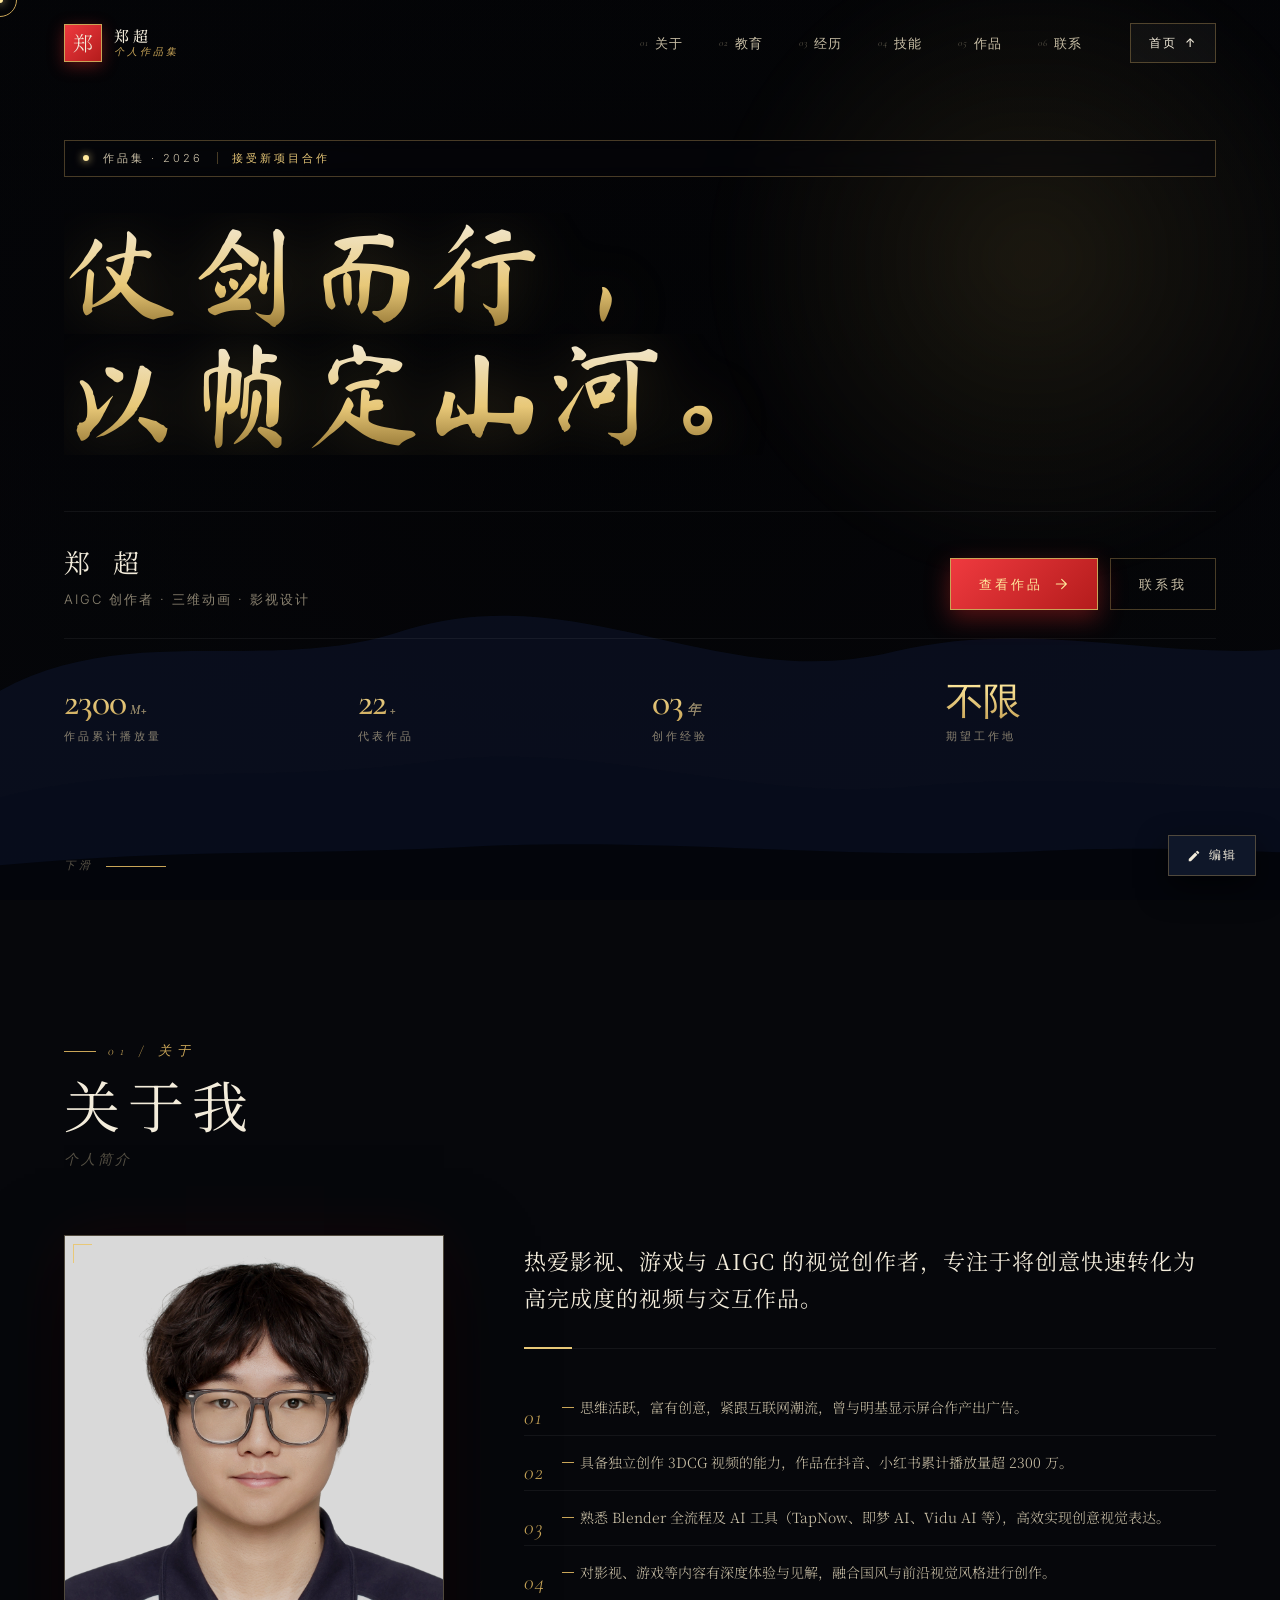
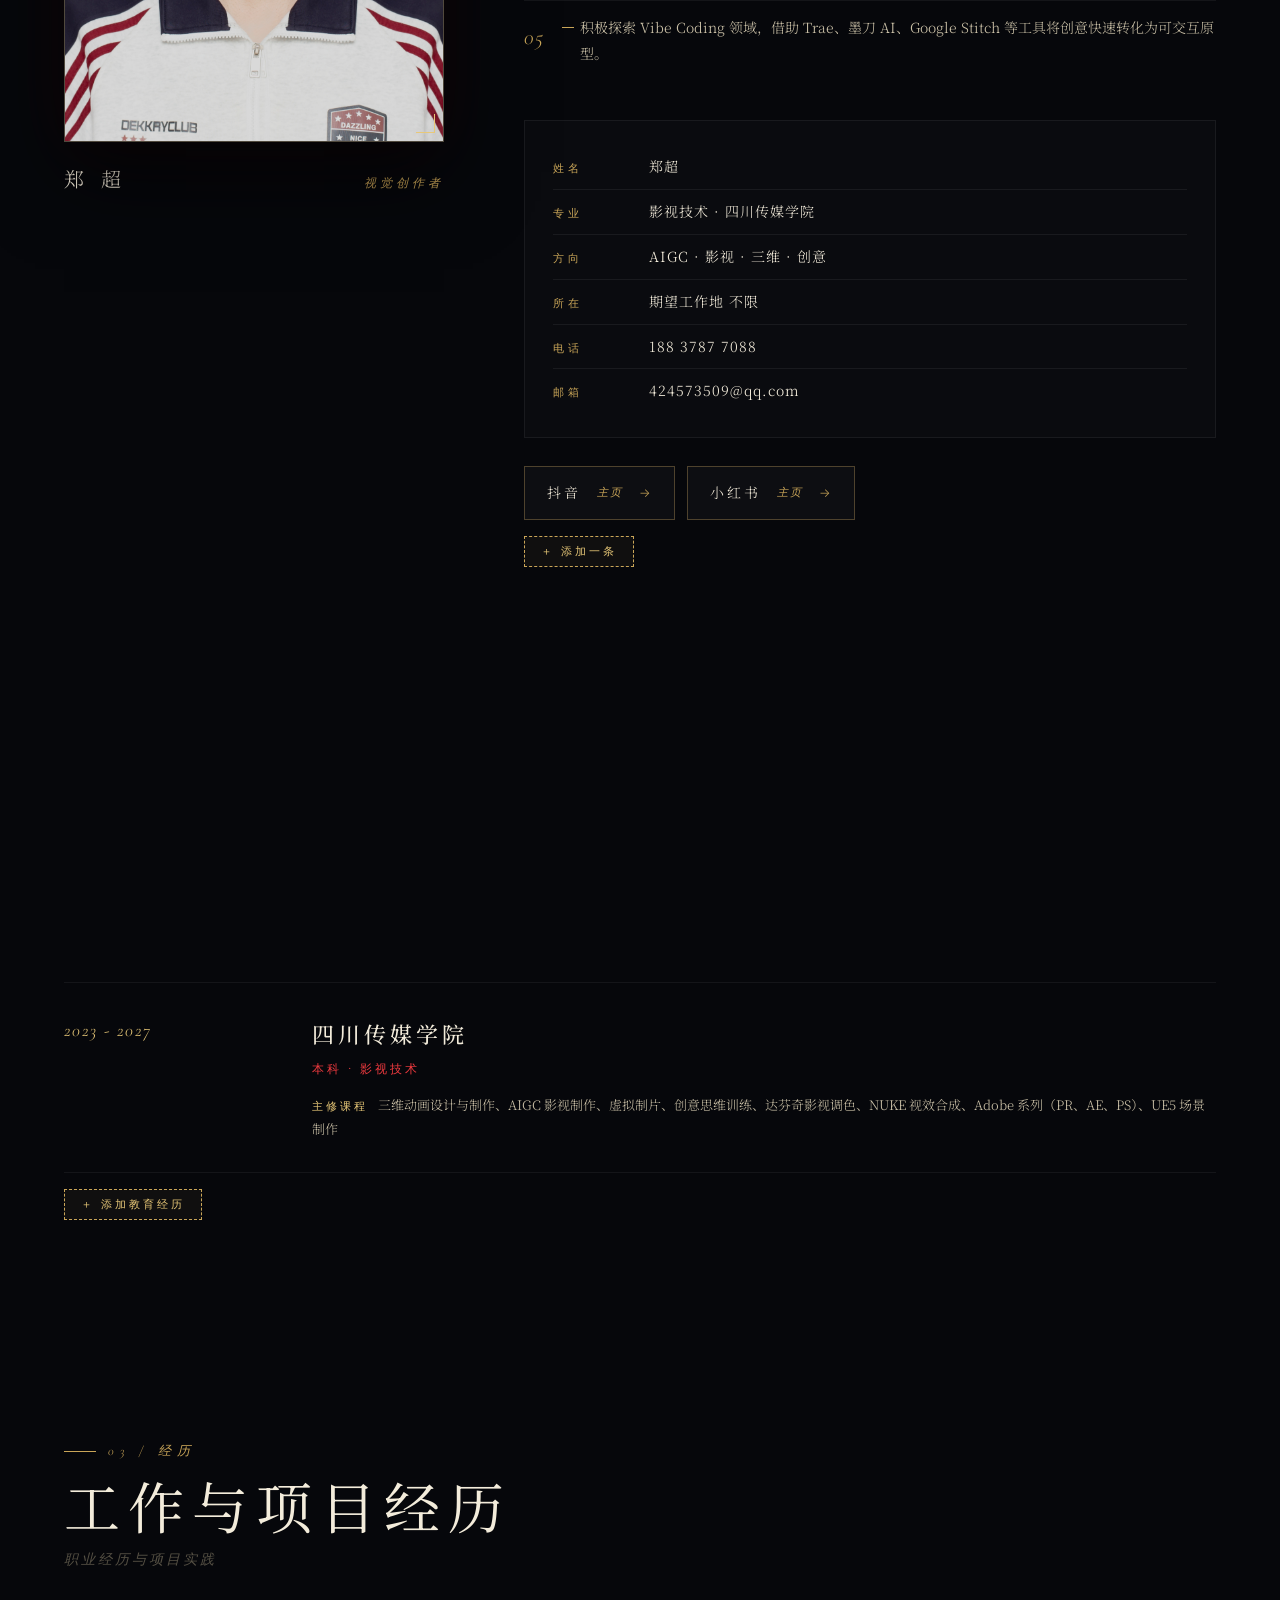
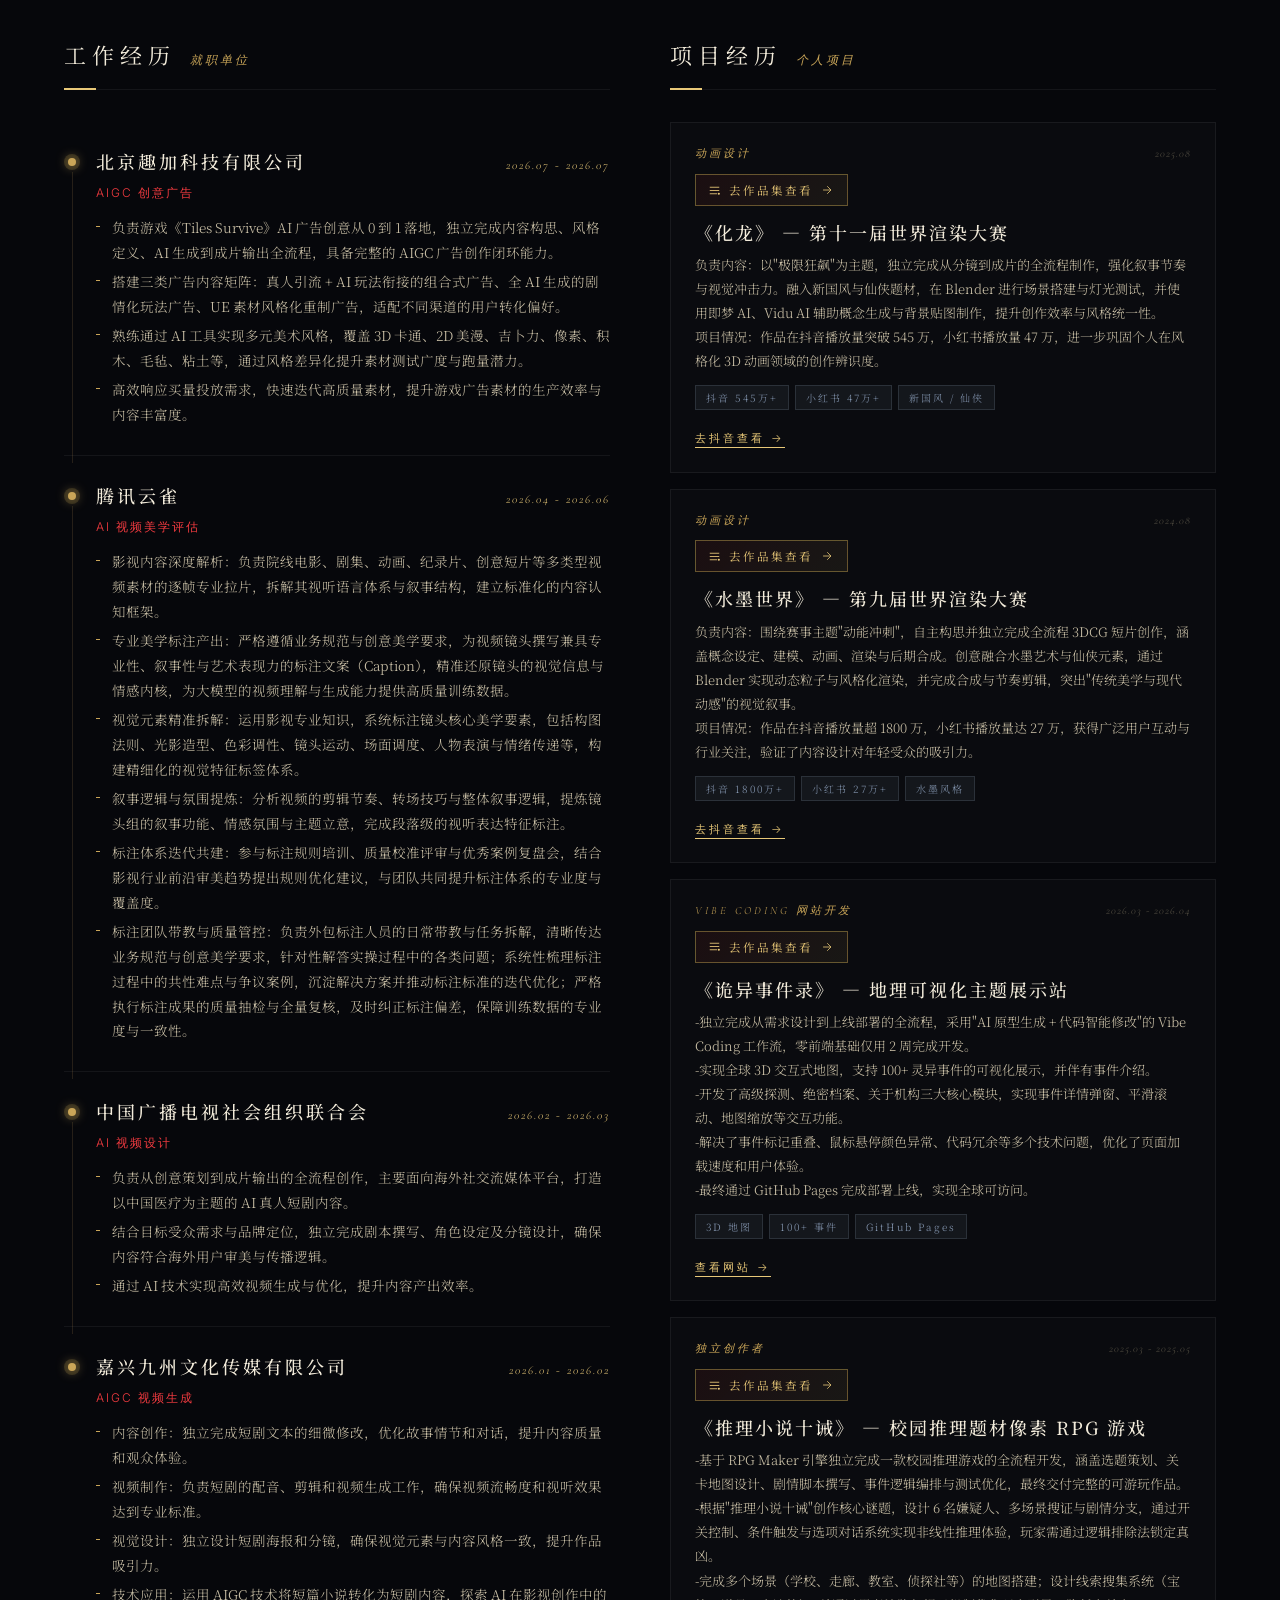
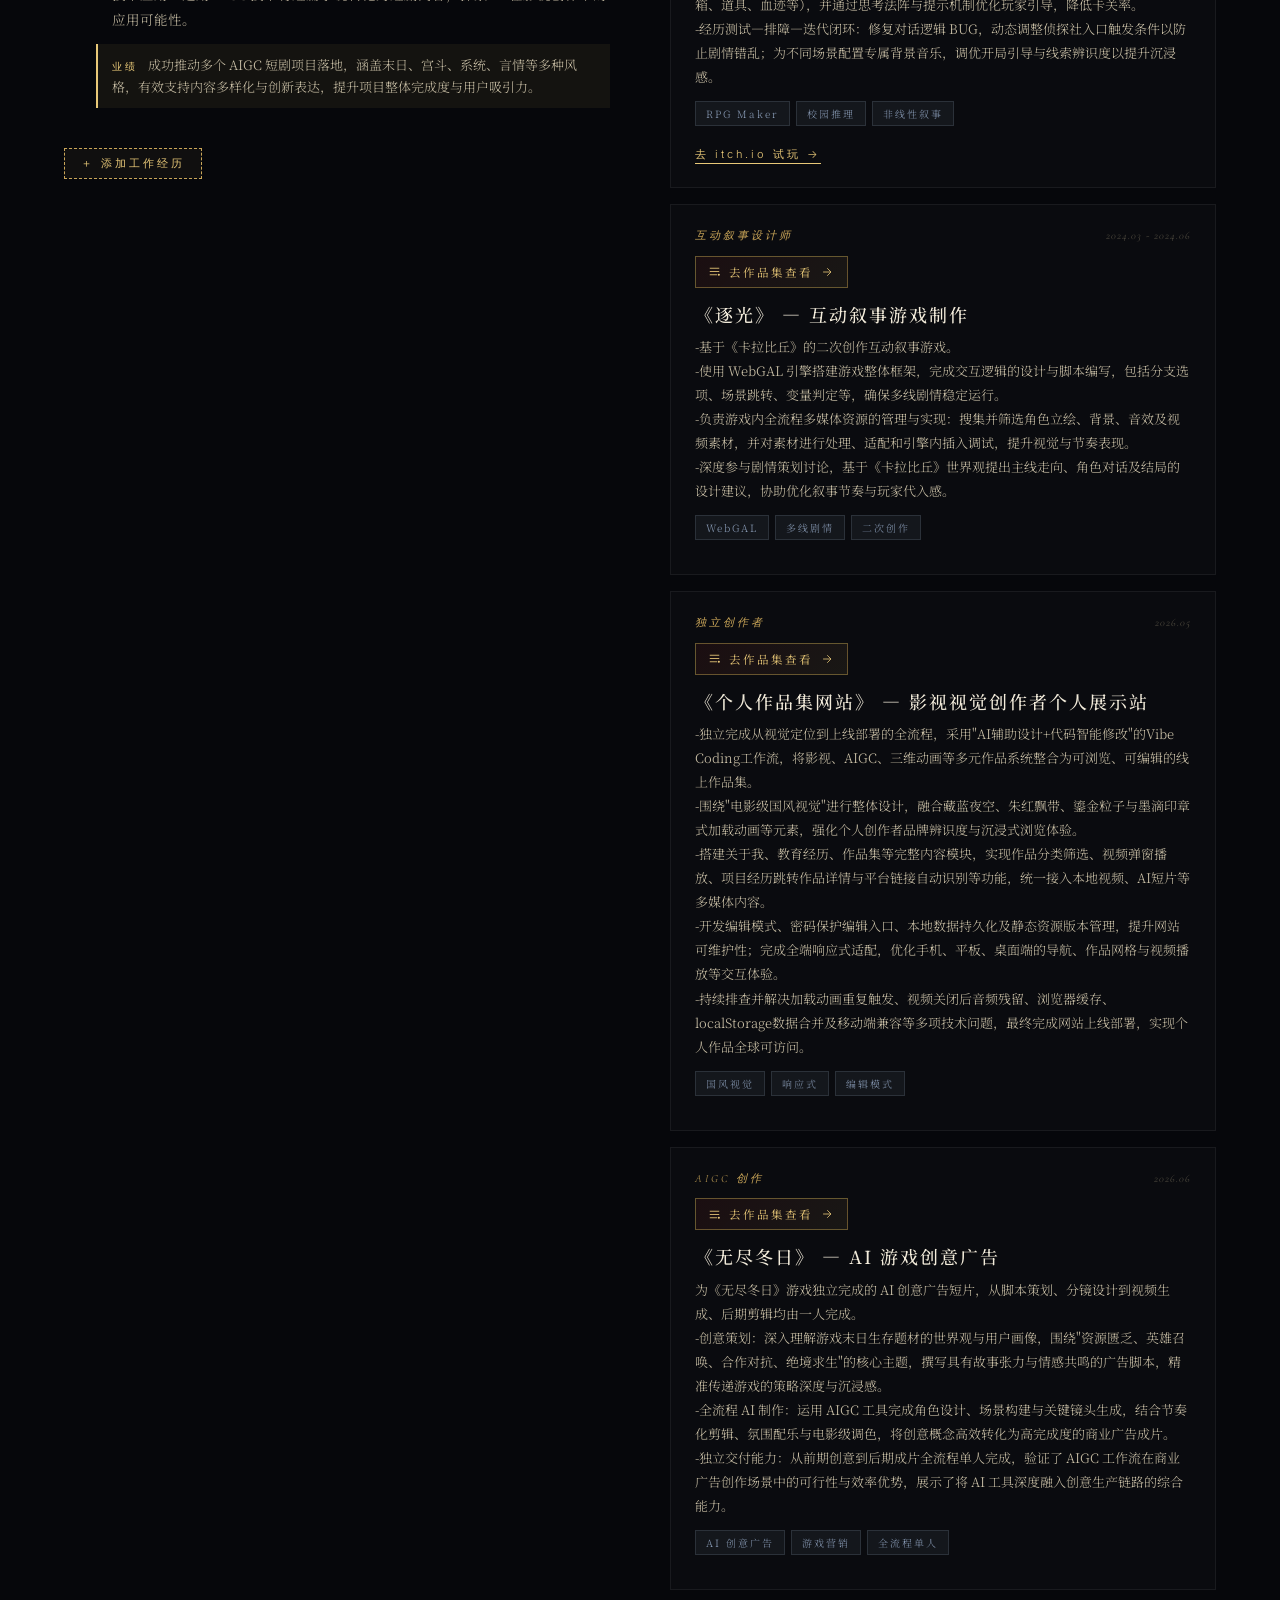
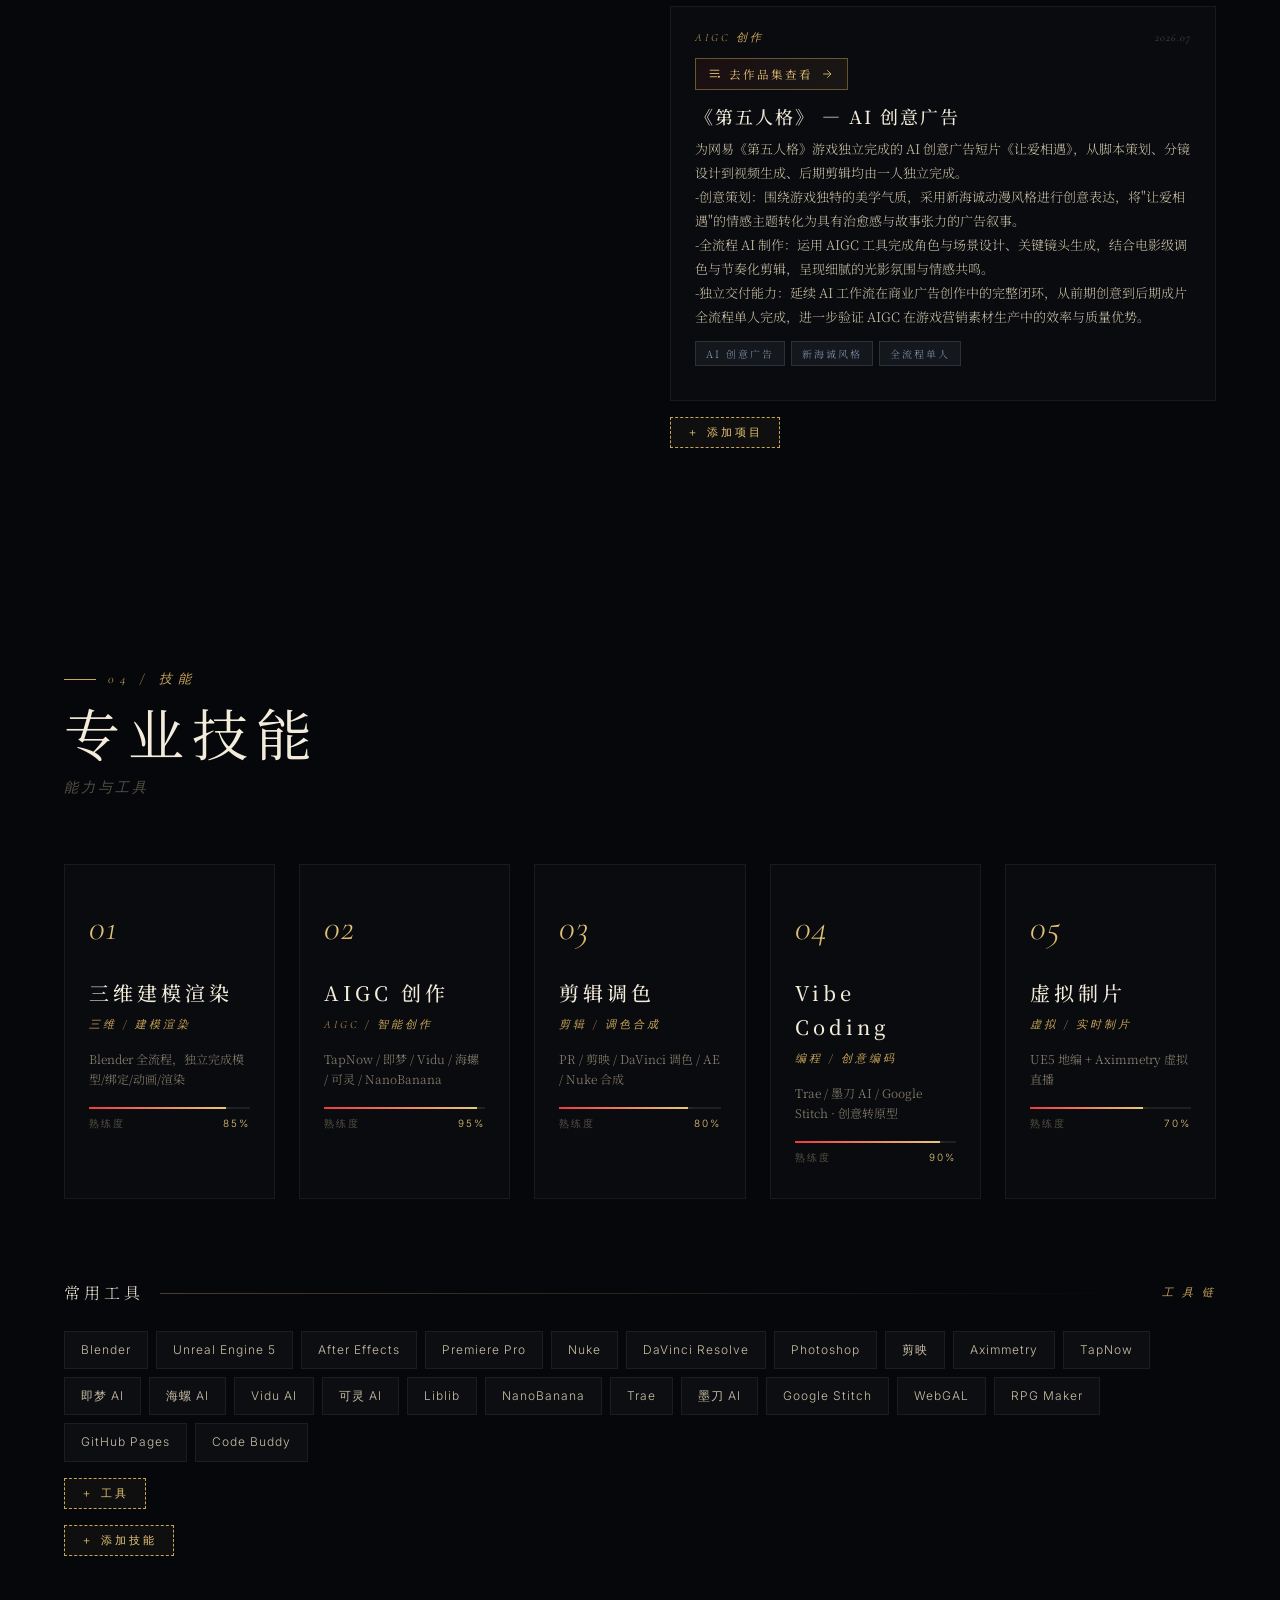
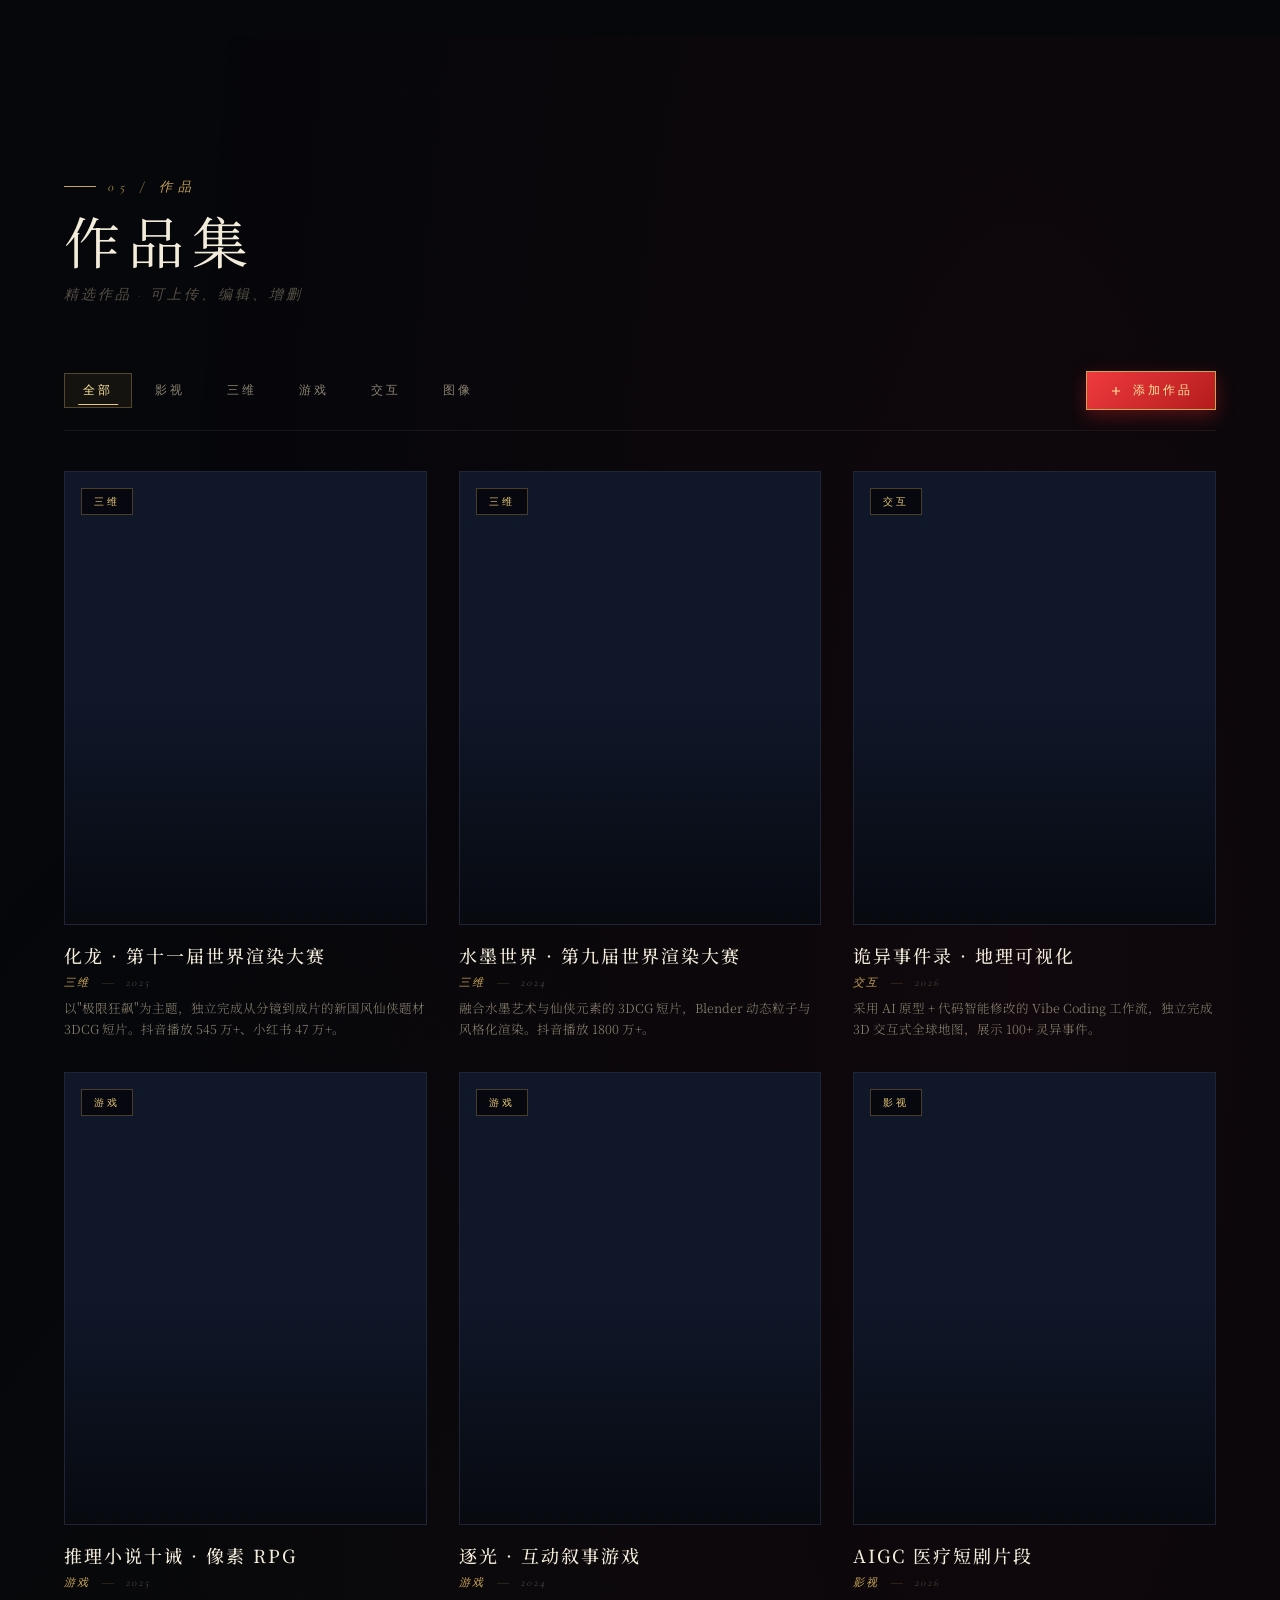
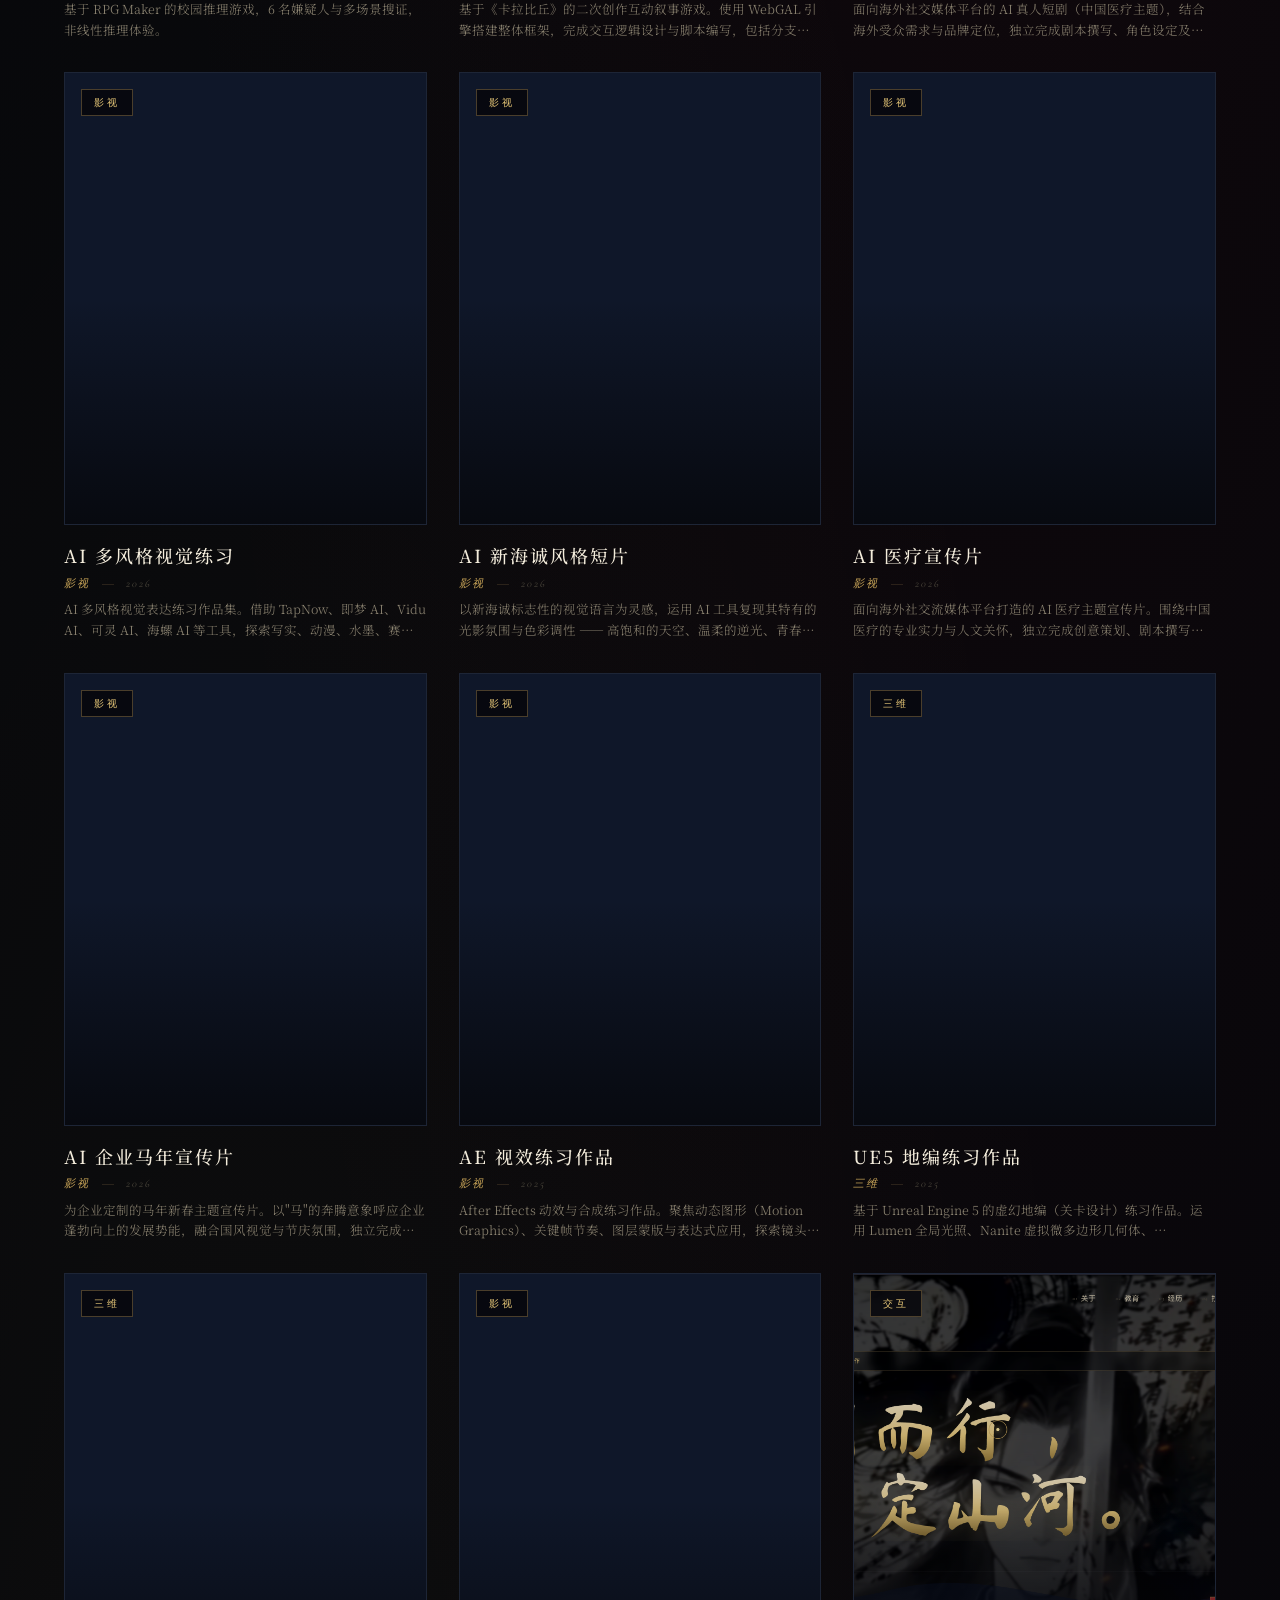
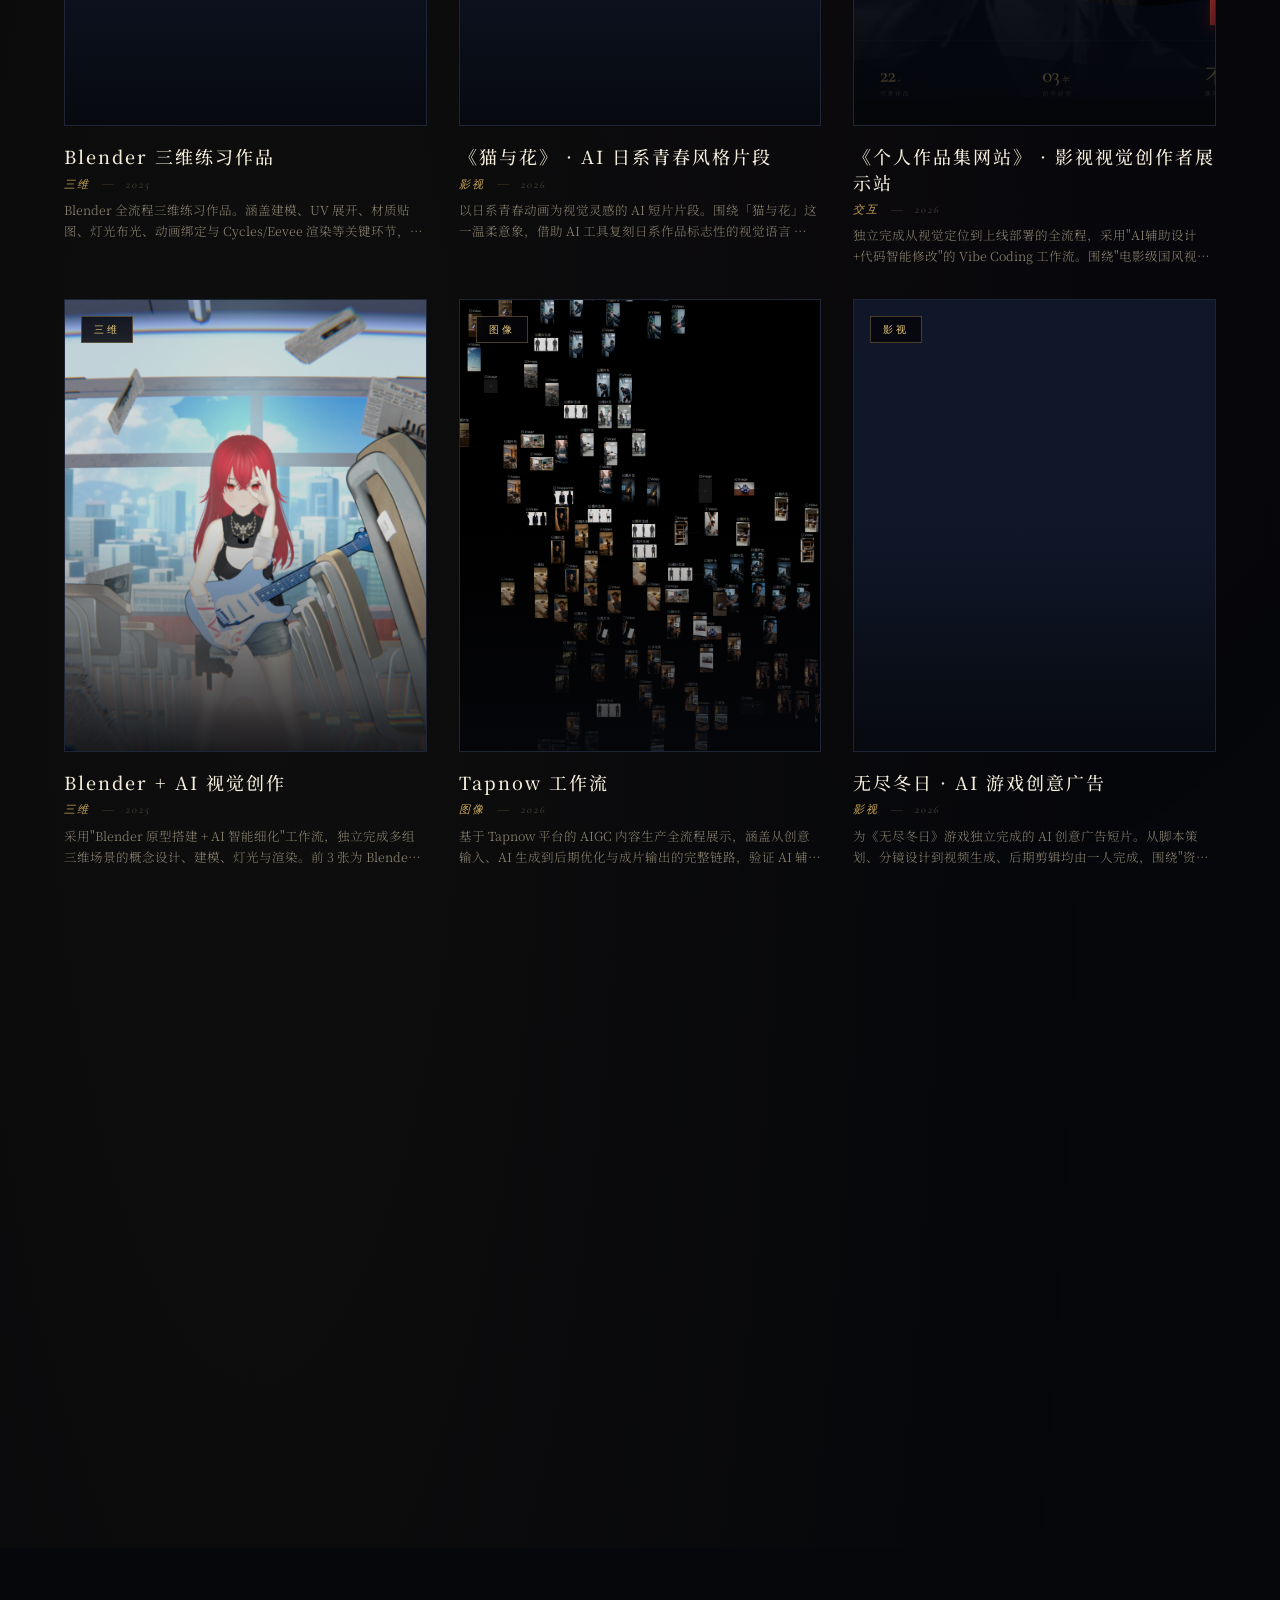
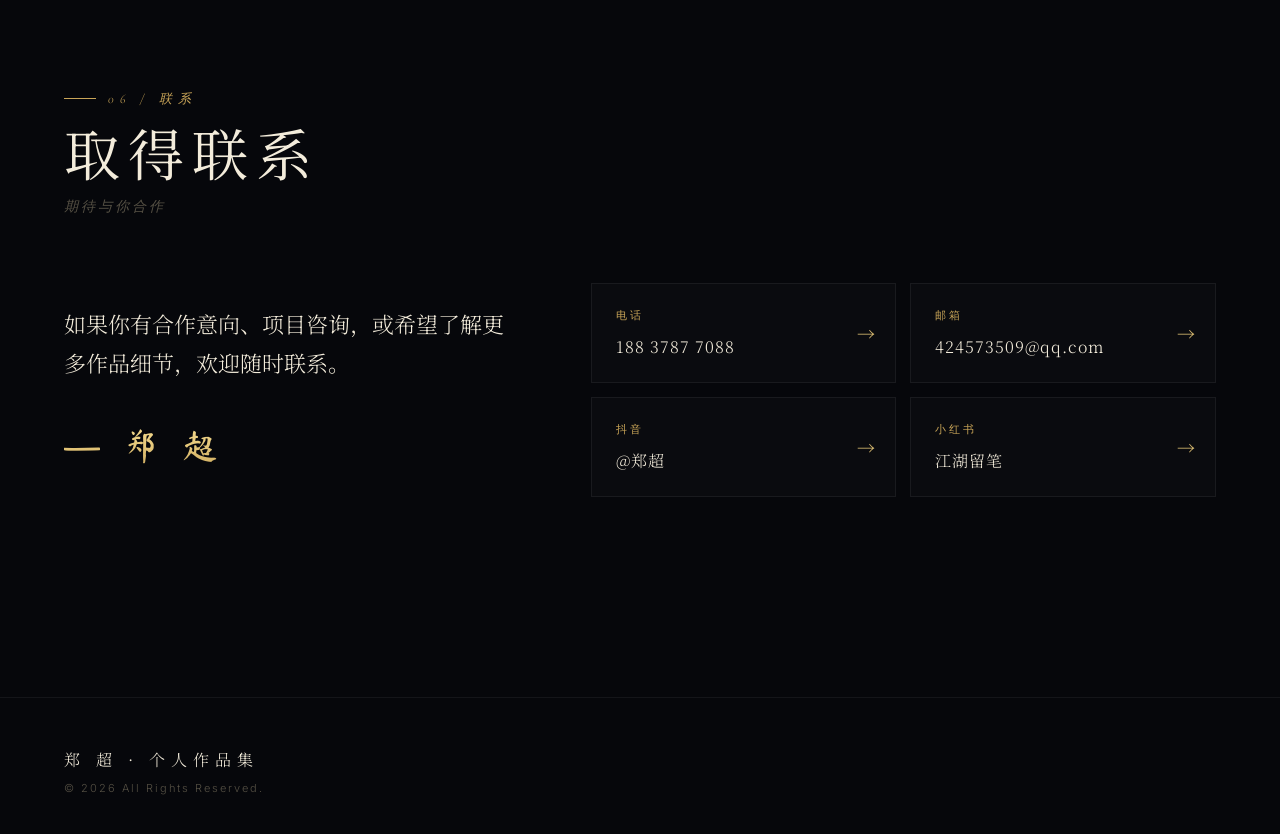
<file: index.html>
<!DOCTYPE html>
<html lang="zh-CN">
<head>
<meta charset="UTF-8" />
<meta name="viewport" content="width=device-width, initial-scale=1.0" />
<meta http-equiv="Cache-Control" content="no-cache, no-store, must-revalidate" />
<meta http-equiv="Pragma" content="no-cache" />
<meta http-equiv="Expires" content="0" />
<title>郑超 — AIGC / 影视 / 三维 / 创意</title>
<meta name="description" content="郑超 个人作品集 — AIGC、影视、3D 与创意工作" />
<link rel="preconnect" href="https://fonts.googleapis.com">
<link rel="preconnect" href="https://fonts.gstatic.com" crossorigin>
<link href="https://fonts.googleapis.com/css2?family=Noto+Serif+SC:wght@200;300;400;500;600;700&family=Noto+Sans+SC:wght@300;400;500&family=Ma+Shan+Zheng&family=Cormorant+Garamond:ital,wght@0,300;0,400;0,500;0,600;1,300;1,400&family=Inter:wght@300;400;500&display=swap" rel="stylesheet">
<link rel="stylesheet" href="./styles/main.css?v=20260522n" />
<link rel="stylesheet" href="./styles/sections.css?v=20260522n" />
<link rel="stylesheet" href="./styles/portfolio.css?v=20260522n" />
</head>
<body>

<!-- 自定义光标 -->
<div class="cursor-ring" id="cursorRing"><i></i></div>
<div class="cursor-dot" id="cursorDot"><i></i></div>

<!-- 滚动进度 -->
<div class="scroll-progress" id="scrollProgress"></div>

<!-- 全屏氛围层 -->
<div class="bg-base" aria-hidden="true"></div>
<div class="bg-stars" aria-hidden="true"></div>
<div class="bg-grain" aria-hidden="true"></div>

<!-- 全局朱红飘带 -->
<div class="ambient-ribbons" aria-hidden="true">
  <svg viewBox="0 0 1920 1080" preserveAspectRatio="xMidYMid slice" xmlns="http://www.w3.org/2000/svg">
    <defs>
      <linearGradient id="ar-r1" x1="0%" y1="0%" x2="100%" y2="100%">
        <stop offset="0%" stop-color="#d62828" stop-opacity="0"/>
        <stop offset="30%" stop-color="#d62828" stop-opacity="0.55"/>
        <stop offset="60%" stop-color="#ef3a3f" stop-opacity="0.85"/>
        <stop offset="100%" stop-color="#7a1414" stop-opacity="0"/>
      </linearGradient>
      <linearGradient id="ar-r2" x1="100%" y1="0%" x2="0%" y2="100%">
        <stop offset="0%" stop-color="#ef3a3f" stop-opacity="0"/>
        <stop offset="50%" stop-color="#d62828" stop-opacity="0.55"/>
        <stop offset="100%" stop-color="#7a1414" stop-opacity="0"/>
      </linearGradient>
      <linearGradient id="ar-g" x1="0%" y1="0%" x2="100%" y2="100%">
        <stop offset="0%" stop-color="#f5d063" stop-opacity="0"/>
        <stop offset="50%" stop-color="#ffe89c" stop-opacity="0.5"/>
        <stop offset="100%" stop-color="#d9b167" stop-opacity="0"/>
      </linearGradient>
      <filter id="ar-blur"><feGaussianBlur stdDeviation="3"/></filter>
      <filter id="ar-blur-l"><feGaussianBlur stdDeviation="14"/></filter>
    </defs>
    <!-- 大块朦胧朱红 -->
    <path d="M -200,400 Q 400,200 800,500 T 1500,400 T 2200,650"
          stroke="url(#ar-r1)" stroke-width="120" fill="none" stroke-linecap="round" filter="url(#ar-blur-l)" opacity="0.5" class="ribbon-l1"/>
    <!-- 锋利飘带 -->
    <path d="M -200,400 Q 400,200 800,500 T 1500,400 T 2200,650"
          stroke="url(#ar-r1)" stroke-width="14" fill="none" stroke-linecap="round" filter="url(#ar-blur)" class="ribbon-l2"/>
    <!-- 第二条 -->
    <path d="M 2200,850 Q 1500,650 1000,920 T 200,800 T -200,1000"
          stroke="url(#ar-r2)" stroke-width="10" fill="none" stroke-linecap="round" filter="url(#ar-blur)" class="ribbon-l3"/>
    <!-- 金色光流 -->
    <path d="M -200,700 Q 600,580 1100,780 T 2200,700"
          stroke="url(#ar-g)" stroke-width="22" fill="none" stroke-linecap="round" filter="url(#ar-blur)" class="ribbon-l4"/>
  </svg>
</div>

<!-- 金色粒子 -->
<div class="ambient-particles" id="particles" aria-hidden="true"></div>

<!-- 开场 -->
<!-- 开场 Loader（电影感卷帘 + 墨滴 + 印章） -->
<div id="loader" class="loader">
  <!-- 上下卷帘门 -->
  <div class="ld-curtain ld-curtain-top"></div>
  <div class="ld-curtain ld-curtain-bottom"></div>

  <!-- 墨滴晕开背景 -->
  <div class="ld-ink">
    <svg viewBox="0 0 800 800" preserveAspectRatio="xMidYMid slice">
      <defs>
        <radialGradient id="ld-ink-grad" cx="50%" cy="50%" r="50%">
          <stop offset="0%" stop-color="#ef3a3f" stop-opacity="0.6"/>
          <stop offset="40%" stop-color="#7a1414" stop-opacity="0.3"/>
          <stop offset="100%" stop-color="#03050b" stop-opacity="0"/>
        </radialGradient>
        <filter id="ld-noise">
          <feTurbulence type="fractalNoise" baseFrequency="0.9" numOctaves="2" seed="3"/>
          <feColorMatrix values="0 0 0 0 0  0 0 0 0 0  0 0 0 0 0  0 0 0 0.4 0"/>
          <feComposite in2="SourceGraphic" operator="in"/>
        </filter>
      </defs>
      <circle class="ld-ink-blob" cx="400" cy="400" r="0" fill="url(#ld-ink-grad)" filter="url(#ld-noise)"/>
    </svg>
  </div>

  <!-- 中央内容 -->
  <div class="ld-center">
    <!-- 印章 -->
    <div class="ld-seal">
      <svg viewBox="0 0 120 120">
        <rect class="ld-seal-rect" x="6" y="6" width="108" height="108" fill="none" stroke="#ef3a3f" stroke-width="2.5"/>
        <text x="60" y="56" text-anchor="middle" font-family="Ma Shan Zheng, serif" font-size="44" fill="#ef3a3f" letter-spacing="2">郑</text>
        <text x="60" y="98" text-anchor="middle" font-family="Ma Shan Zheng, serif" font-size="32" fill="#ef3a3f">超</text>
      </svg>
    </div>

    <!-- 中文名（逐字浮现） -->
    <div class="ld-name">
      <span style="--i:0">个</span>
      <span style="--i:1">人</span>
      <span style="--i:2">作</span>
      <span style="--i:3">品</span>
      <span style="--i:4">集</span>
    </div>

    <!-- 英文副标题 -->
    <div class="ld-sub">
      <span class="ld-sub-line"></span>
      <span class="ld-sub-text">ZHENG&nbsp;CHAO&nbsp;&nbsp;·&nbsp;&nbsp;PORTFOLIO&nbsp;2026</span>
      <span class="ld-sub-line"></span>
    </div>

    <!-- 进度数字（替代进度条） -->
    <div class="ld-counter">
      <span class="ld-counter-num" id="ldCounterNum">00</span>
      <span class="ld-counter-pct">%</span>
    </div>
  </div>

  <!-- 四角雕花 -->
  <span class="ld-corner ld-corner-tl"></span>
  <span class="ld-corner ld-corner-tr"></span>
  <span class="ld-corner ld-corner-bl"></span>
  <span class="ld-corner ld-corner-br"></span>
</div>

<!-- 页面跳转过渡（朱红墨幕扫过 + 章节标识） -->
<div id="pageTransition" class="page-transition" aria-hidden="true">
  <div class="pt-curtain"></div>
  <div class="pt-grain"></div>
  <div class="pt-content">
    <div class="pt-mark">
      <span class="pt-num" id="ptNum">01</span>
      <span class="pt-divider"></span>
      <span class="pt-cn" id="ptCn">关于</span>
    </div>
    <div class="pt-en" id="ptEn">ABOUT</div>
  </div>
</div>

<!-- 编辑开关 -->
<button id="editToggle" class="edit-toggle" title="编辑模式">
  <svg viewBox="0 0 24 24" width="14" height="14"><path fill="currentColor" d="M3 17.25V21h3.75L17.81 9.94l-3.75-3.75L3 17.25zM20.71 7.04a1 1 0 0 0 0-1.41l-2.34-2.34a1 1 0 0 0-1.41 0l-1.83 1.83 3.75 3.75 1.83-1.83z"/></svg>
  <span>编辑</span>
</button>

<!-- 导航 -->
<nav class="nav" id="nav">
  <div class="nav-inner">
    <a href="#home" class="nav-logo">
      <span class="logo-mark">郑</span>
      <span class="logo-name">
        <span class="ln-cn">郑超</span>
        <span class="ln-en">个人作品集</span>
      </span>
    </a>
    <ul class="nav-links" data-desktop-nav>
      <li><a href="#about"><i>01</i>关于</a></li>
      <li><a href="#education"><i>02</i>教育</a></li>
      <li><a href="#experience"><i>03</i>经历</a></li>
      <li><a href="#skills"><i>04</i>技能</a></li>
      <li><a href="#works"><i>05</i>作品</a></li>
      <li><a href="#contact"><i>06</i>联系</a></li>
    </ul>
    <a href="#home" class="nav-cta" data-home-cta>首页 <span>↑</span></a>
  </div>
</nav>

<!-- ============ HERO ============ -->
<section id="home" class="hero">

  <!-- 视频背景 -->
  <div class="hero-video-wrap">
    <video class="hero-video" id="heroVideo"
           src="https://geren-videos-1424535894.cos.accelerate.myqcloud.com/videos/hero.mp4"
           poster="./assets/hero-poster.jpg"
           muted playsinline preload="metadata"
           autoplay loop></video>
    <div class="hero-video-mask"></div>
  </div>

  <!-- 远山雾气（叠在视频之上） -->
  <div class="hero-mountains" aria-hidden="true">
    <svg class="hm-far" viewBox="0 0 1440 500" preserveAspectRatio="none">
      <path d="M0,350 C150,220 320,300 480,250 C660,200 800,310 980,270 C1140,235 1280,290 1440,260 L1440,500 L0,500 Z" fill="#0e1731"/>
    </svg>
    <svg class="hm-mid" viewBox="0 0 1440 500" preserveAspectRatio="none">
      <path d="M0,400 C160,320 320,360 500,330 C680,300 820,380 1000,360 C1180,340 1320,370 1440,360 L1440,500 L0,500 Z" fill="#080d1c"/>
    </svg>
    <svg class="hm-near" viewBox="0 0 1440 500" preserveAspectRatio="none">
      <path d="M0,450 C200,400 380,420 560,400 C760,385 920,425 1120,410 C1280,395 1380,420 1440,410 L1440,500 L0,500 Z" fill="#03050b"/>
    </svg>
  </div>

  <!-- HERO 内容（默认隐藏，点击后浮现） -->
  <div class="hero-inner" id="heroInner">
    <div class="hero-eyebrow">
      <span class="he-dot"></span>
      <span class="he-text">作品集 · 2026</span>
      <span class="he-divider"></span>
      <span class="he-text he-text-2">接受新项目合作</span>
    </div>

    <div class="hero-headline">
      <h1>
        <span class="hl-line"><span>仗剑而行，</span></span>
        <span class="hl-line"><span>以帧定山河。</span></span>
      </h1>
    </div>

    <div class="hero-meta">
      <div class="hm-left">
        <div class="hm-name">郑 超</div>
        <div class="hm-role">AIGC 创作者 · 三维动画 · 影视设计</div>
      </div>
      <div class="hm-right">
        <a href="#works" class="btn btn-primary" data-magnetic data-replay-loader>
          查看作品 <svg viewBox="0 0 24 24"><path stroke="currentColor" stroke-width="1.6" fill="none" stroke-linecap="round" stroke-linejoin="round" d="M5 12h14M13 5l7 7-7 7"/></svg>
        </a>
        <a href="#contact" class="btn btn-ghost" data-magnetic data-replay-loader>联系我</a>
      </div>
    </div>

    <div class="hero-foot">
      <div class="hf-item">
        <div class="hf-num">
          <span data-editable data-key="hero_stat1_num">2300</span><span class="hf-unit" data-editable data-key="hero_stat1_unit">M+</span>
        </div>
        <div class="hf-label" data-editable data-key="hero_stat1_label">作品累计播放量</div>
      </div>
      <div class="hf-item">
        <div class="hf-num">
          <span data-editable data-key="hero_stat2_num">15</span><span class="hf-unit" data-editable data-key="hero_stat2_unit">+</span>
        </div>
        <div class="hf-label" data-editable data-key="hero_stat2_label">代表作品</div>
      </div>
      <div class="hf-item">
        <div class="hf-num">
          <span data-editable data-key="hero_stat3_num">03</span><span class="hf-unit" data-editable data-key="hero_stat3_unit">年</span>
        </div>
        <div class="hf-label" data-editable data-key="hero_stat3_label">创作经验</div>
      </div>
      <div class="hf-item">
        <div class="hf-num">
          <span data-editable data-key="hero_stat4_num">不限</span>
        </div>
        <div class="hf-label" data-editable data-key="hero_stat4_label">期望工作地</div>
      </div>
    </div>
  </div>

  <!-- 点击提示（视频播放期间显示） -->
  <div class="hero-cta-hint" id="heroCtaHint">
    <span class="hch-dot"></span>
    <span class="hch-text">点击屏幕进入</span>
  </div>

  <!-- 滚动提示 -->
  <div class="scroll-cue">
    <span>下滑</span>
    <div class="sc-line"></div>
  </div>
</section>

<!-- ============ ABOUT ============ -->
<section id="about" class="section section-about">
  <div class="sec-head">
    <div class="sh-num">01 / 关于</div>
    <h2 class="sh-title">关于我</h2>
    <div class="sh-en">个人简介</div>
  </div>

  <div class="about-grid">
    <div class="about-portrait">
      <div class="ap-frame">
        <div class="ap-img" data-editable-img data-key="about_portrait"></div>
      </div>
      <div class="ap-caption">
        <div class="ap-name">郑 超</div>
        <div class="ap-en">视觉创作者</div>
      </div>
    </div>

    <div class="about-body">
      <p class="about-lead" data-editable data-key="about_lead">
        热爱影视、游戏与 AIGC 的视觉创作者，专注于将创意快速转化为高完成度的视频与交互作品。
      </p>

      <ul class="about-list" id="aboutPoints" data-list-key="about_points"></ul>

      <div class="about-info">
        <div class="ai-row">
          <span class="ai-key">姓名</span>
          <span class="ai-val">郑超</span>
        </div>
        <div class="ai-row">
          <span class="ai-key">专业</span>
          <span class="ai-val">影视技术 · 四川传媒学院</span>
        </div>
        <div class="ai-row">
          <span class="ai-key">方向</span>
          <span class="ai-val">AIGC · 影视 · 三维 · 创意</span>
        </div>
        <div class="ai-row">
          <span class="ai-key">所在</span>
          <span class="ai-val" data-editable data-key="about_location">期望工作地 不限</span>
        </div>
        <div class="ai-row">
          <span class="ai-key">电话</span>
          <span class="ai-val"><a href="tel:18837877088" data-editable data-key="contact_phone">188 3787 7088</a></span>
        </div>
        <div class="ai-row">
          <span class="ai-key">邮箱</span>
          <span class="ai-val"><a href="mailto:424573509@qq.com" data-editable data-key="contact_email">424573509@qq.com</a></span>
        </div>
      </div>

      <div class="about-social">
        <a href="https://v.douyin.com/mI7HSZZaVoc/" target="_blank" rel="noopener" class="as-link">
          <span>抖音</span><span>主页</span><span>→</span>
        </a>
        <a href="https://xhslink.com/m/1tJHti80kxD" target="_blank" rel="noopener" class="as-link">
          <span>小红书</span><span>主页</span><span>→</span>
        </a>
      </div>
    </div>
  </div>
</section>

<!-- ============ WORKS / 作品集 ============ -->
<!-- ============ EXPERIENCE / 经历 ============ -->
<!-- ============ EDUCATION ============ -->
<section id="education" class="section section-education">
  <div class="sec-head">
    <div class="sh-num">02 / 教育</div>
    <h2 class="sh-title">教育背景</h2>
    <div class="sh-en">学习经历</div>
  </div>

  <div class="edu-list" id="educationList" data-list-key="education"></div>
</section>

<!-- ============ EXPERIENCE / 经历 ============ -->
<section id="experience" class="section section-experience">
  <div class="sec-head">
    <div class="sh-num">03 / 经历</div>
    <h2 class="sh-title">工作与项目经历</h2>
    <div class="sh-en">职业经历与项目实践</div>
  </div>

  <div class="exp-columns">
    <!-- 工作经历 -->
    <div class="exp-col">
      <div class="exp-col-head">
        <span class="ec-tag">工作经历</span>
        <span class="ec-en">就职单位</span>
      </div>
      <div class="exp-list" id="timelineWork" data-list-key="experience"></div>
    </div>

    <!-- 项目经历 -->
    <div class="exp-col">
      <div class="exp-col-head">
        <span class="ec-tag">项目经历</span>
        <span class="ec-en">个人项目</span>
      </div>
      <div class="proj-list" id="projectsGrid" data-list-key="projects"></div>
    </div>
  </div>
</section>

<!-- ============ SKILLS ============ -->
<section id="skills" class="section section-skills">
  <div class="sec-head">
    <div class="sh-num">04 / 技能</div>
    <h2 class="sh-title">专业技能</h2>
    <div class="sh-en">能力与工具</div>
  </div>

  <div class="skills-grid" id="skillsHex" data-list-key="skills"></div>

  <div class="tools-block">
    <div class="tools-head">
      <span>常用工具</span>
      <span class="th-line"></span>
      <span class="th-en">工 具 链</span>
    </div>
    <div class="tools-cloud" id="toolsCloud" data-list-key="tools"></div>
  </div>
</section>

<!-- ============ WORKS / 作品集 ============ -->
<section id="works" class="section section-works">
  <div class="sec-head">
    <div class="sh-num">05 / 作品</div>
    <h2 class="sh-title">作品集</h2>
    <div class="sh-en">精选作品 · 可上传、编辑、增删</div>
  </div>

  <div class="works-toolbar">
    <div class="filter-tabs" id="portfolioFilters">
      <button class="filter-tab active" data-filter="all">全部</button>
      <button class="filter-tab" data-filter="video">影视</button>
      <button class="filter-tab" data-filter="3d">三维</button>
      <button class="filter-tab" data-filter="game">游戏</button>
      <button class="filter-tab" data-filter="web">交互</button>
      <button class="filter-tab" data-filter="image">图像</button>
    </div>
    <button class="btn btn-add" id="addWorkBtn" data-magnetic>
      <svg viewBox="0 0 24 24" width="16" height="16"><path fill="currentColor" d="M19 13h-6v6h-2v-6H5v-2h6V5h2v6h6v2z"/></svg>
      <span>添加作品</span>
    </button>
  </div>

  <div class="portfolio-grid" id="portfolioGrid"></div>

  <div class="portfolio-empty" id="portfolioEmpty" hidden>
    <p>暂无作品，点击右上"添加作品"开始上传。</p>
  </div>
</section>

<!-- ============ CONTACT ============ -->
<section id="contact" class="section section-contact">
  <div class="sec-head">
    <div class="sh-num">06 / 联系</div>
    <h2 class="sh-title">取得联系</h2>
    <div class="sh-en">期待与你合作</div>
  </div>

  <div class="contact-grid">
    <div class="contact-text">
      <p class="ct-lead">如果你有合作意向、项目咨询，或希望了解更多作品细节，欢迎随时联系。</p>
      <p class="ct-sign">— 郑 超</p>
    </div>
    <div class="contact-cards">
      <a class="contact-card" href="tel:18837877088" data-magnetic>
        <div class="cc-key">电话</div>
        <div class="cc-val" data-editable data-key="contact_phone2">188 3787 7088</div>
        <span class="cc-arrow">→</span>
      </a>
      <a class="contact-card" href="mailto:424573509@qq.com" data-magnetic>
        <div class="cc-key">邮箱</div>
        <div class="cc-val" data-editable data-key="contact_email2">424573509@qq.com</div>
        <span class="cc-arrow">→</span>
      </a>
      <a class="contact-card" href="https://v.douyin.com/mI7HSZZaVoc/" target="_blank" rel="noopener" data-magnetic>
        <div class="cc-key">抖音</div>
        <div class="cc-val">@郑超</div>
        <span class="cc-arrow">→</span>
      </a>
      <a class="contact-card" href="https://xhslink.com/m/1tJHti80kxD" target="_blank" rel="noopener" data-magnetic>
        <div class="cc-key">小红书</div>
        <div class="cc-val">江湖留笔</div>
        <span class="cc-arrow">→</span>
      </a>
    </div>
  </div>
</section>

<footer class="footer">
  <div class="footer-inner">
    <div class="footer-left">
      <div class="fl-name">郑 超 · 个人作品集</div>
      <div class="fl-tip">© <span id="year"></span> All Rights Reserved.</div>
    </div>
  </div>
</footer>

<!-- ============ 弹窗 ============ -->
<div class="modal" id="workModal" hidden>
  <div class="modal-mask"></div>
  <div class="modal-panel">
    <button class="modal-close" id="workModalClose">×</button>
    <h3 id="workModalTitle">添加作品</h3>
    <form id="workForm" class="form">
      <input type="hidden" id="workId" />
      <div class="field">
        <label>作品标题</label>
        <input type="text" id="workTitle" required placeholder="如：化龙 · 第十一届世界渲染大赛" />
      </div>
      <div class="field-row">
        <div class="field">
          <label>分类</label>
          <select id="workCategory" required>
            <option value="video">影视</option>
            <option value="3d">三维</option>
            <option value="game">游戏</option>
            <option value="web">交互</option>
            <option value="image">图像</option>
          </select>
        </div>
        <div class="field">
          <label>年份</label>
          <input type="text" id="workYear" placeholder="2025" />
        </div>
      </div>
      <div class="field">
        <label>简介</label>
        <textarea id="workDesc" rows="3" placeholder="作品的故事、创作思路或亮点..."></textarea>
      </div>
      <div class="field">
        <label>外链（可选）</label>
        <input type="url" id="workLink" placeholder="https://..." />
      </div>
      <div class="field">
        <label>封面 / 媒体（可多张）</label>
        <input type="file" id="workMedia" accept="image/*,video/*" multiple />
        <div class="media-preview" id="mediaPreview"></div>
      </div>
      <div class="form-actions">
        <button type="button" class="btn btn-ghost" id="workCancelBtn">取消</button>
        <button type="submit" class="btn btn-primary">保存</button>
      </div>
    </form>
  </div>
</div>

<div class="modal" id="viewModal" hidden>
  <div class="modal-mask"></div>
  <div class="modal-panel modal-panel-lg">
    <button class="modal-close" id="viewModalClose">×</button>
    <div id="viewContent"></div>
  </div>
</div>

<div class="modal" id="listEditModal" hidden>
  <div class="modal-mask"></div>
  <div class="modal-panel">
    <button class="modal-close" id="listEditClose">×</button>
    <h3 id="listEditTitle">编辑</h3>
    <form id="listEditForm" class="form"></form>
  </div>
</div>

<script src="./js/data.js?v=20260523e"></script>
<script src="./js/store.js?v=20260523e"></script>
<script src="./js/render.js?v=20260523c"></script>
<script src="./js/portfolio.js?v=20260523c"></script>
<script src="./js/edit.js?v=20260523c"></script>
<script src="./js/main.js?v=20260523c"></script>
</body>
</html>
</file>
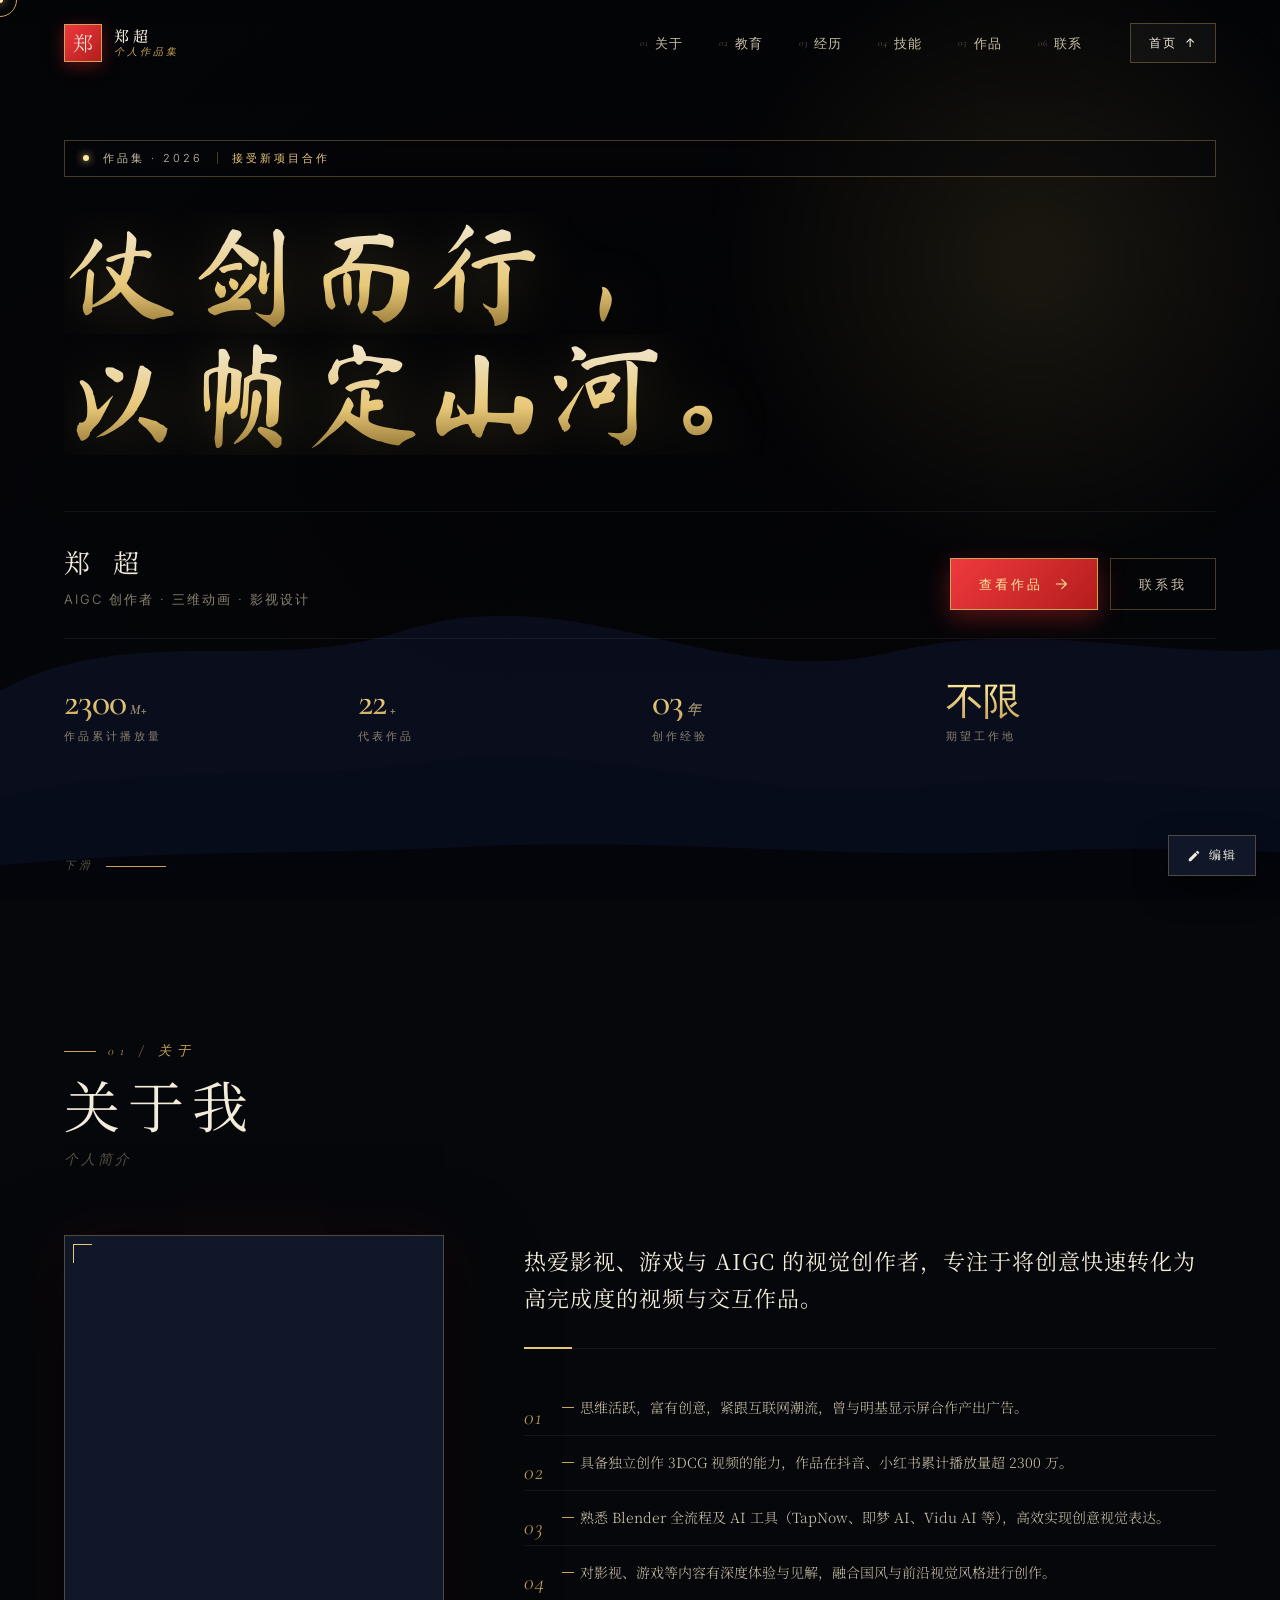
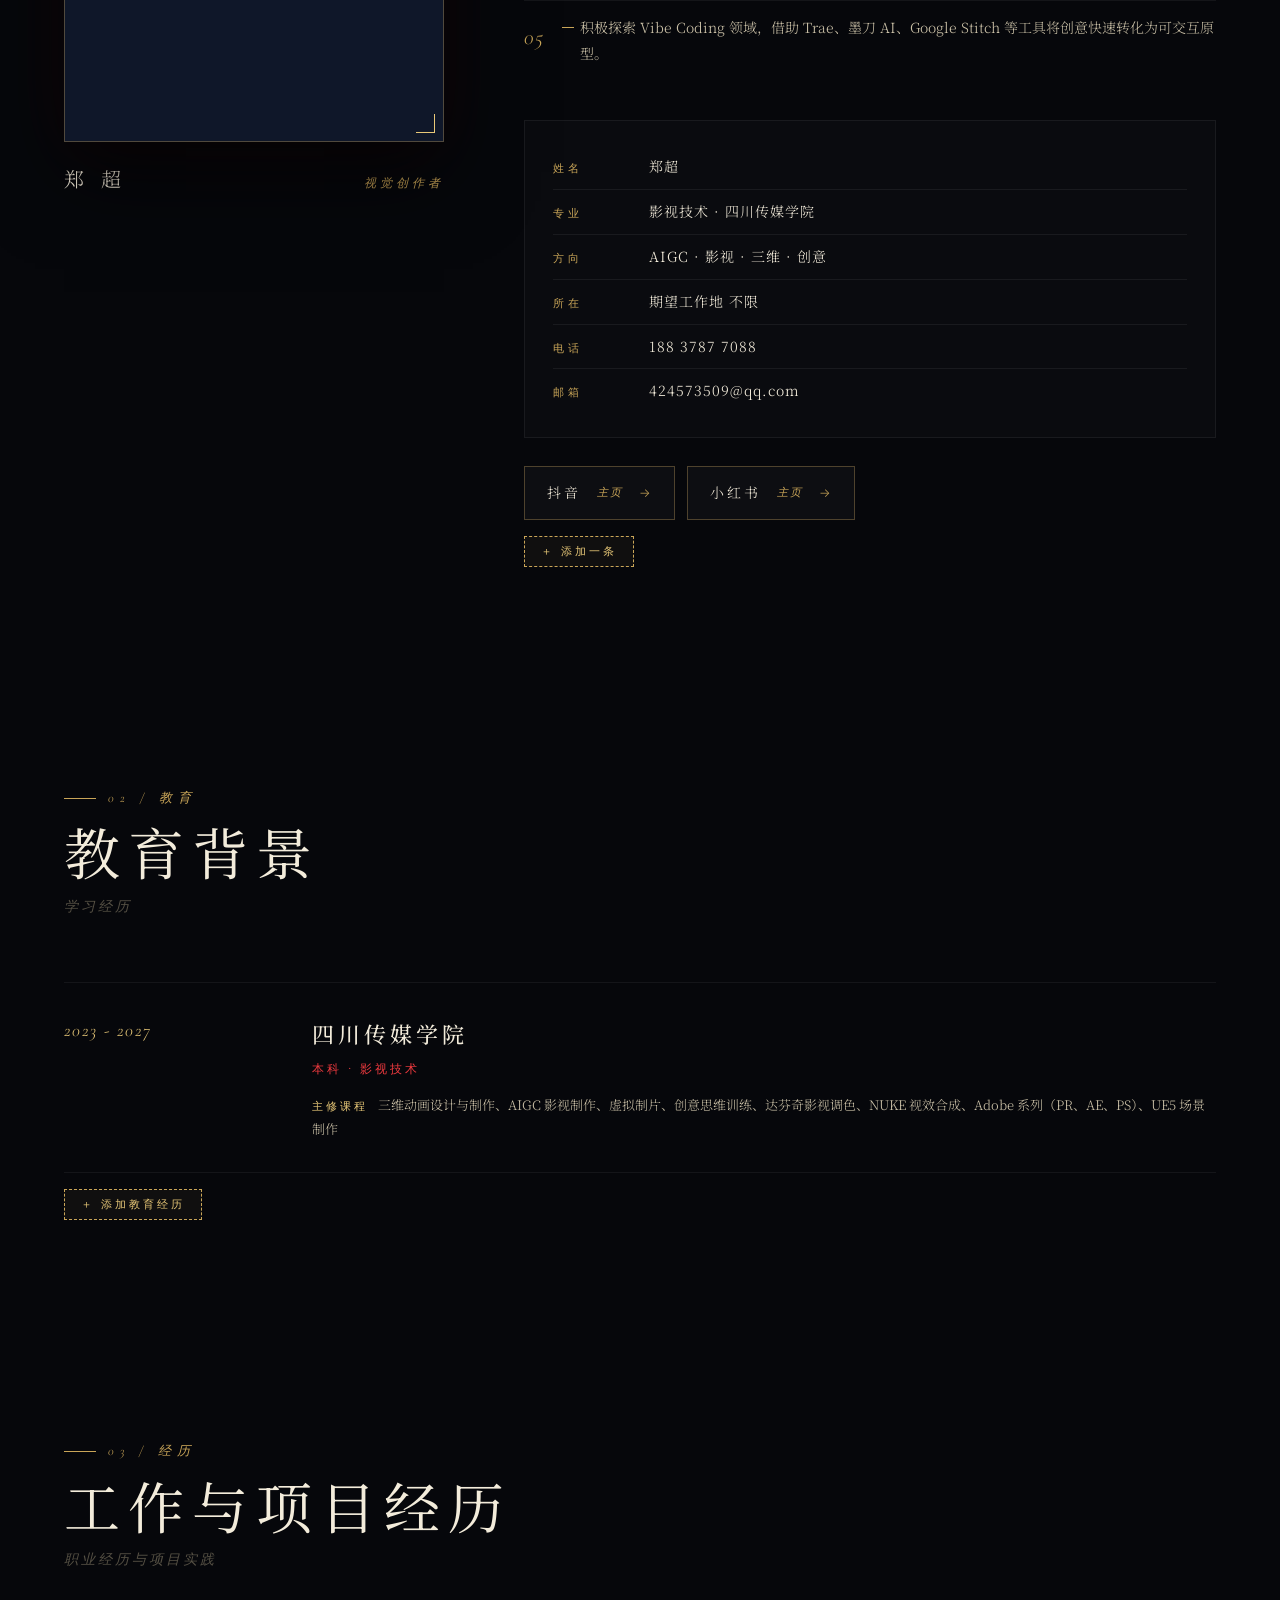
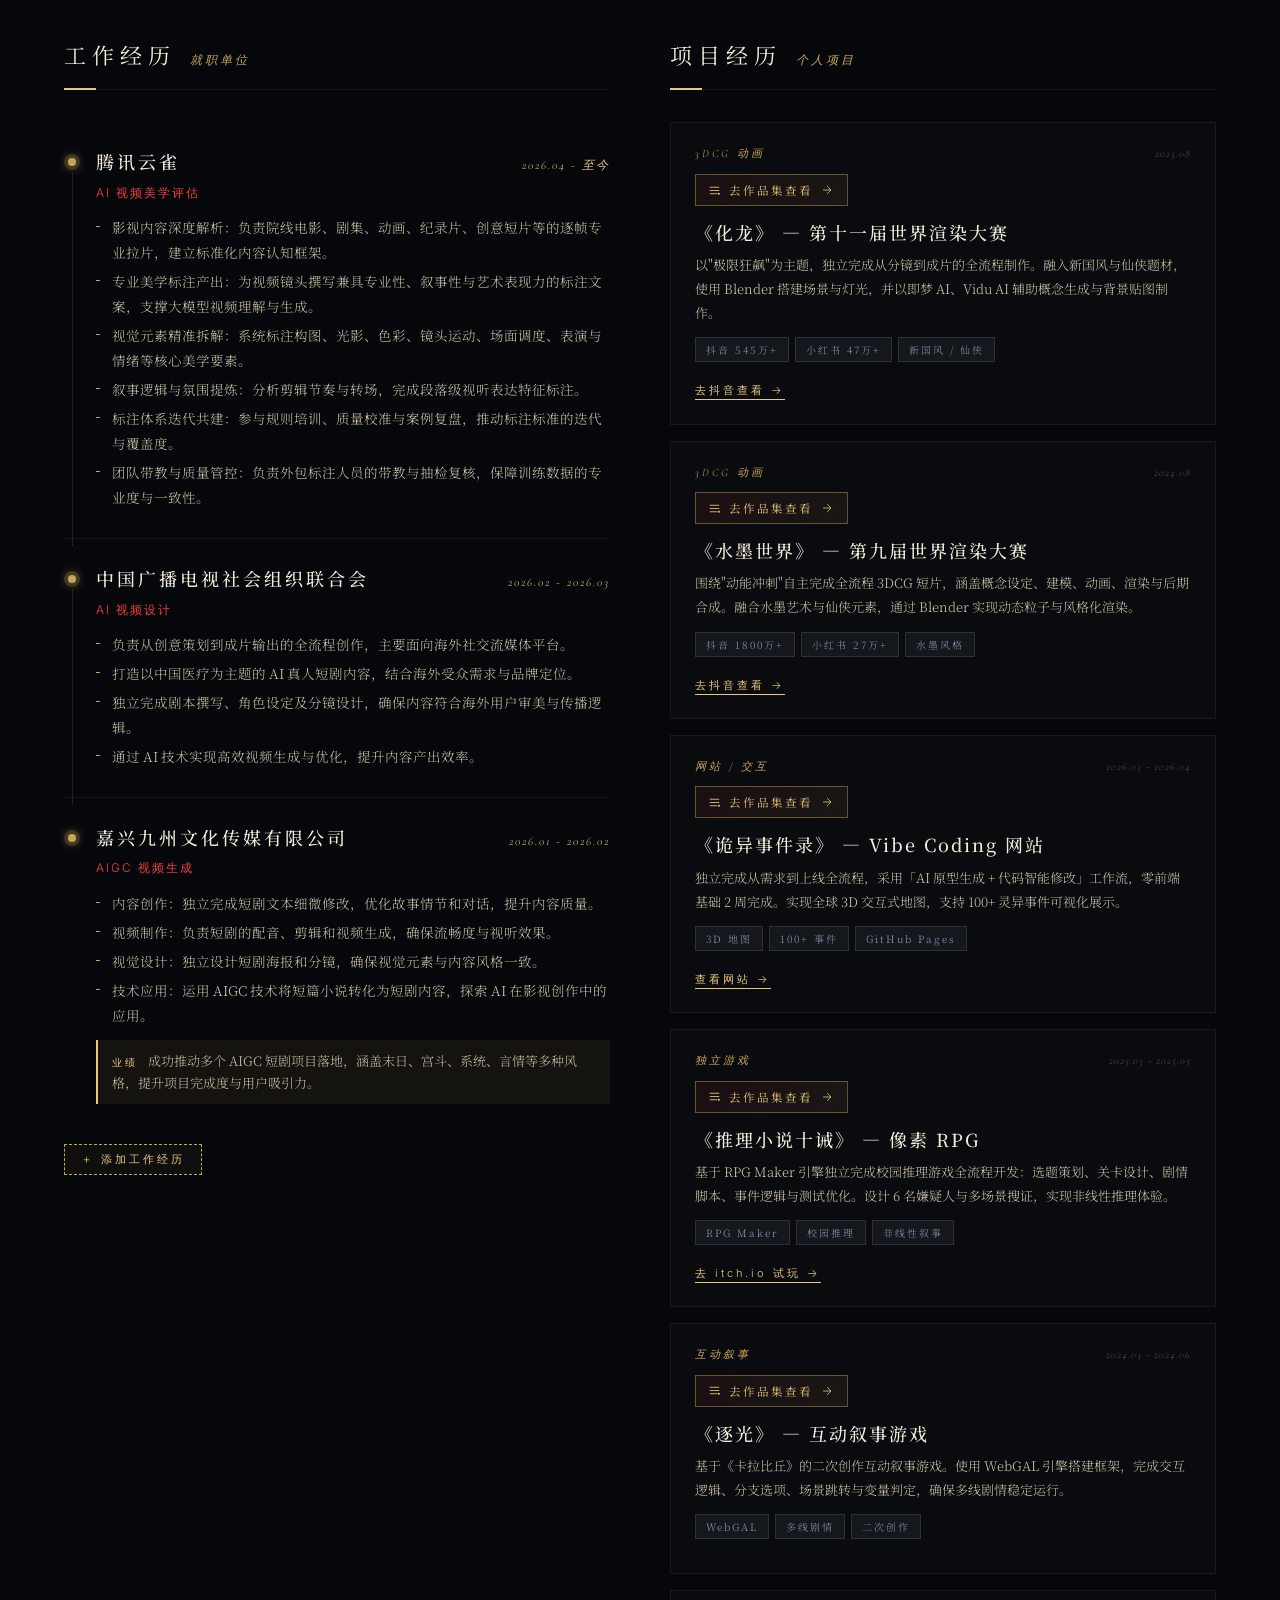
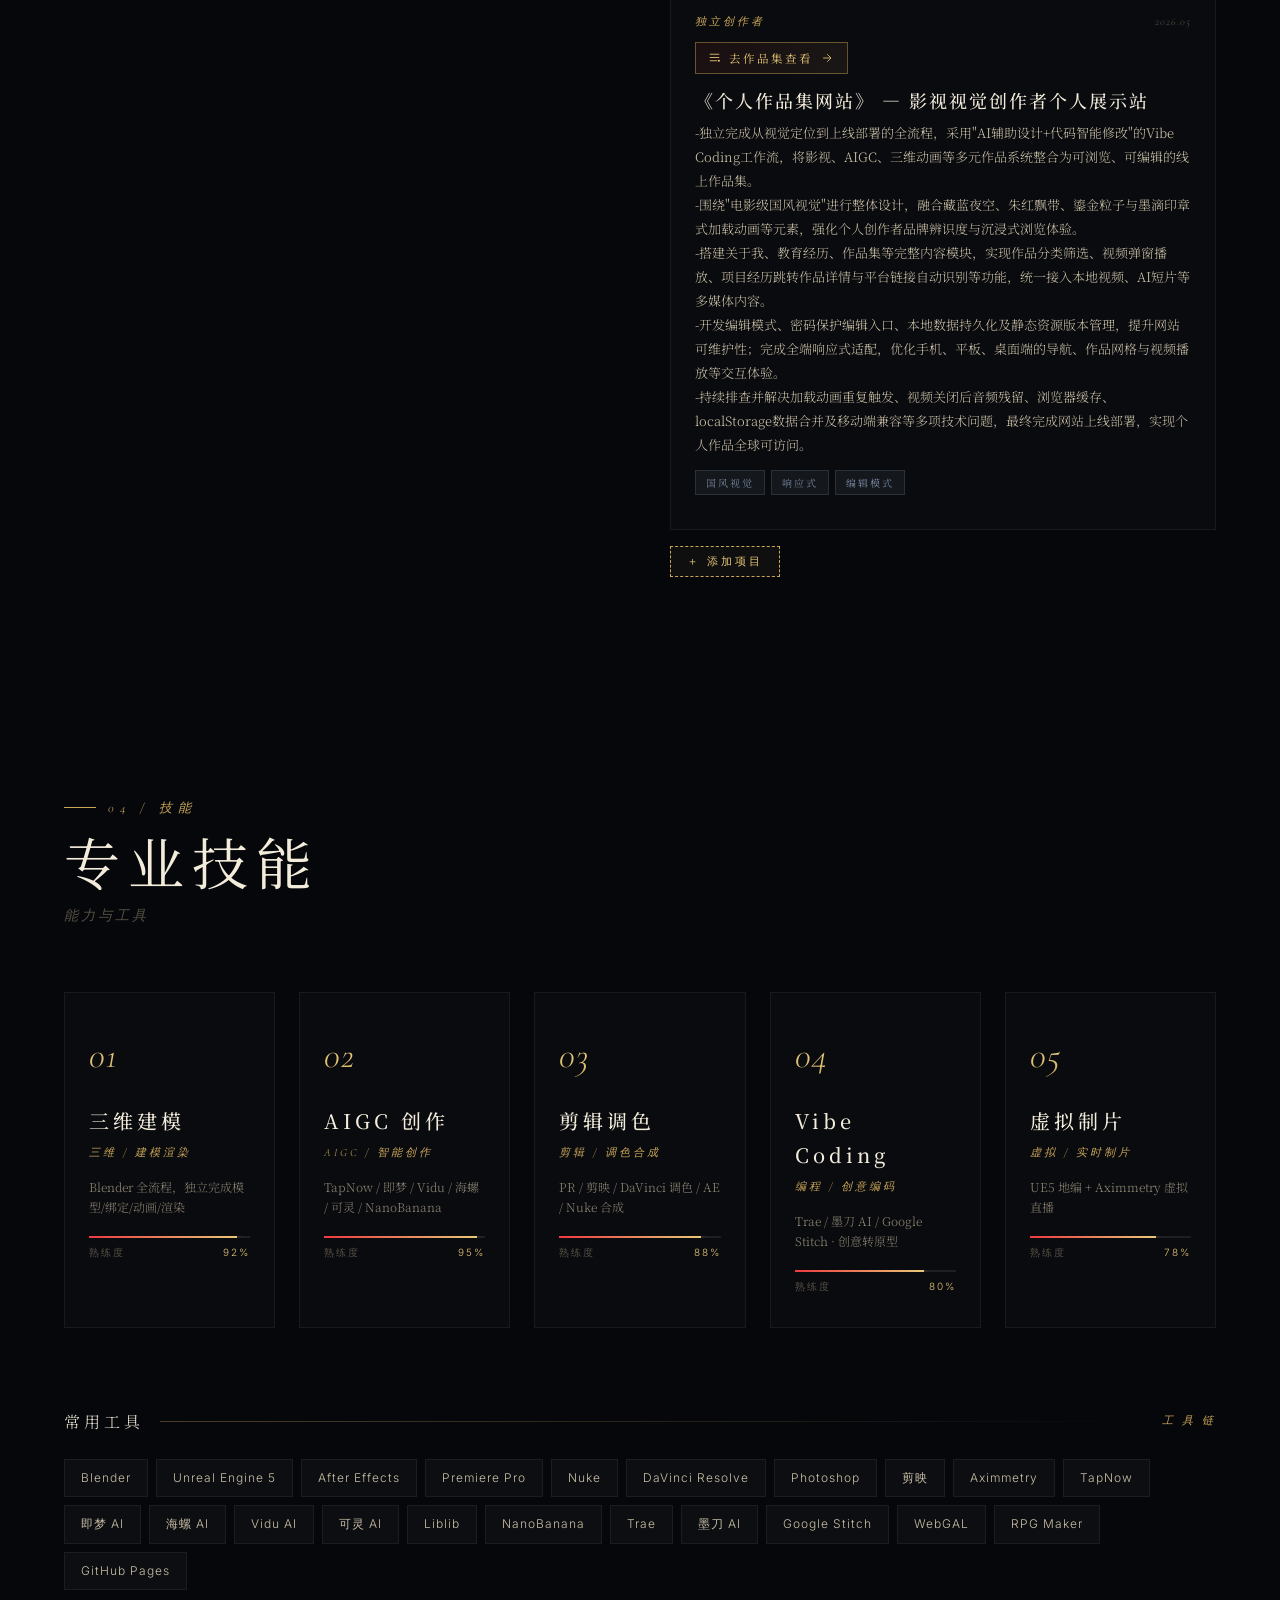
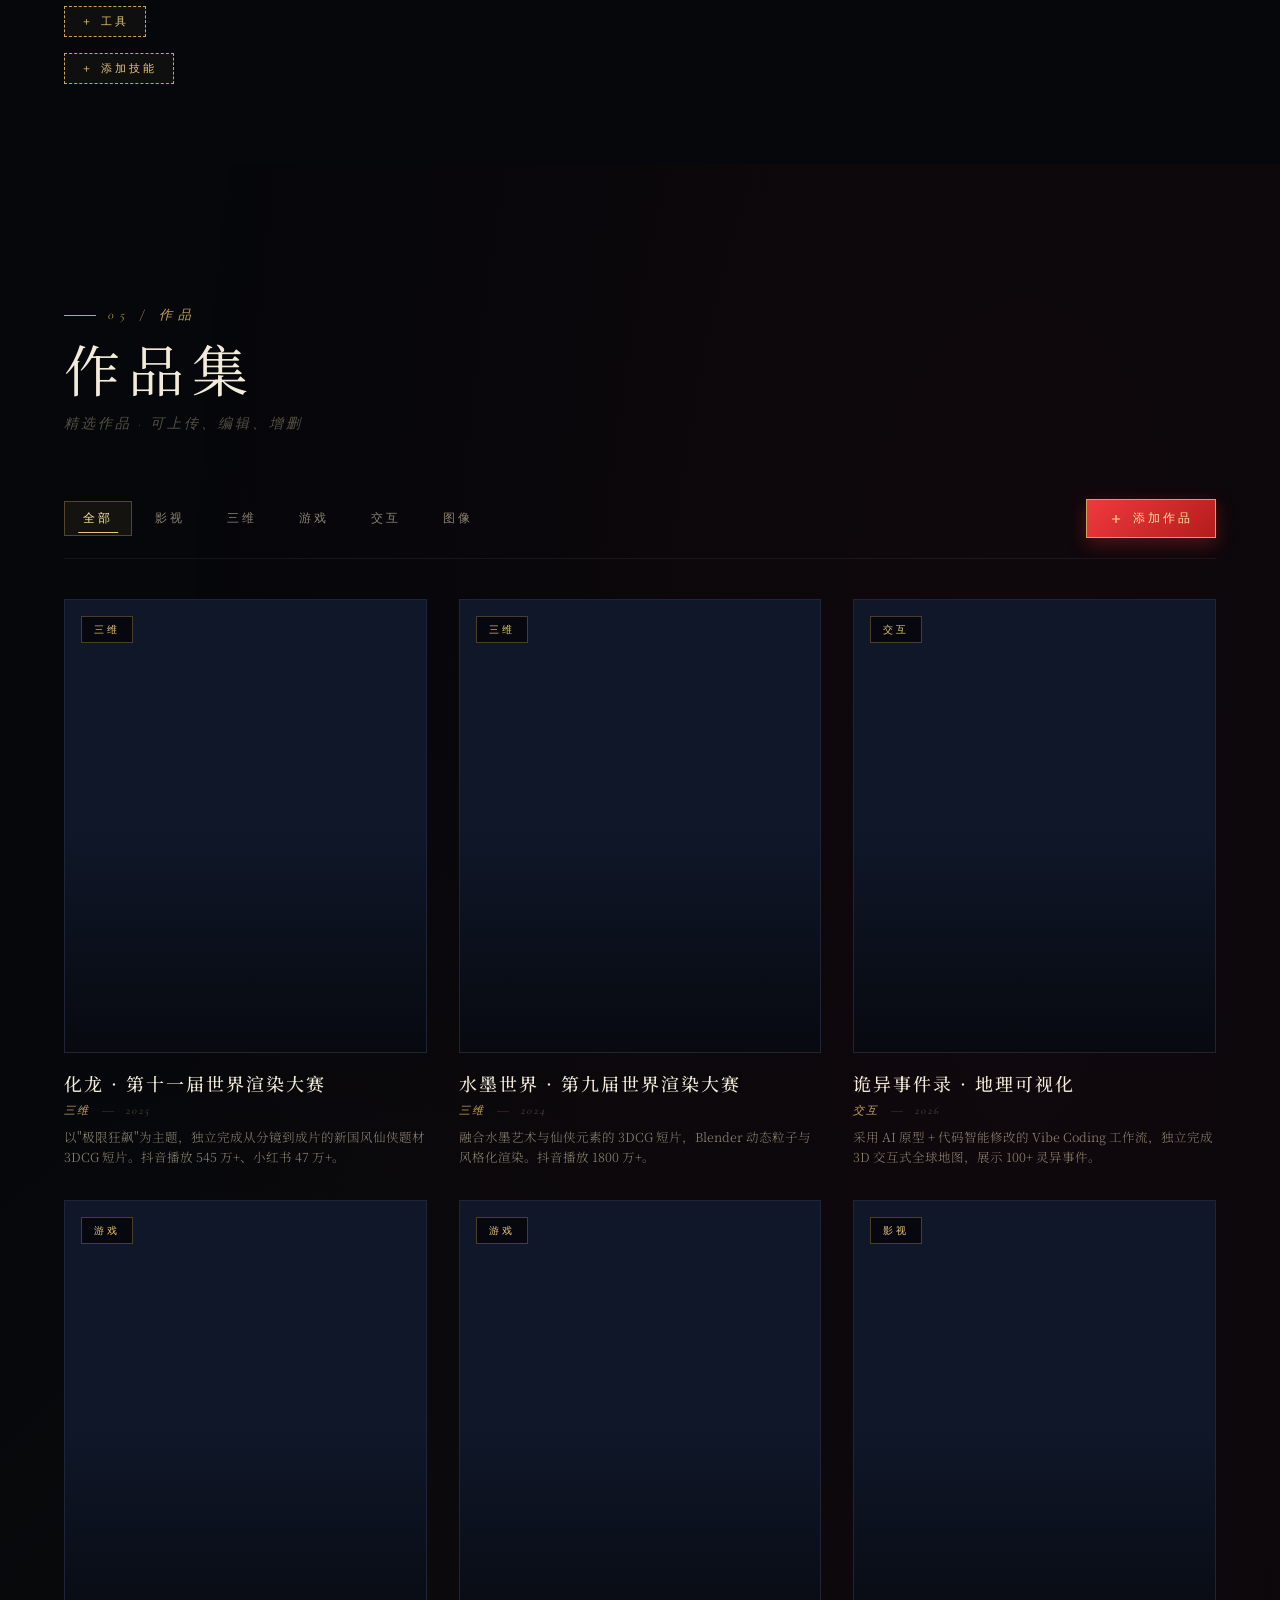
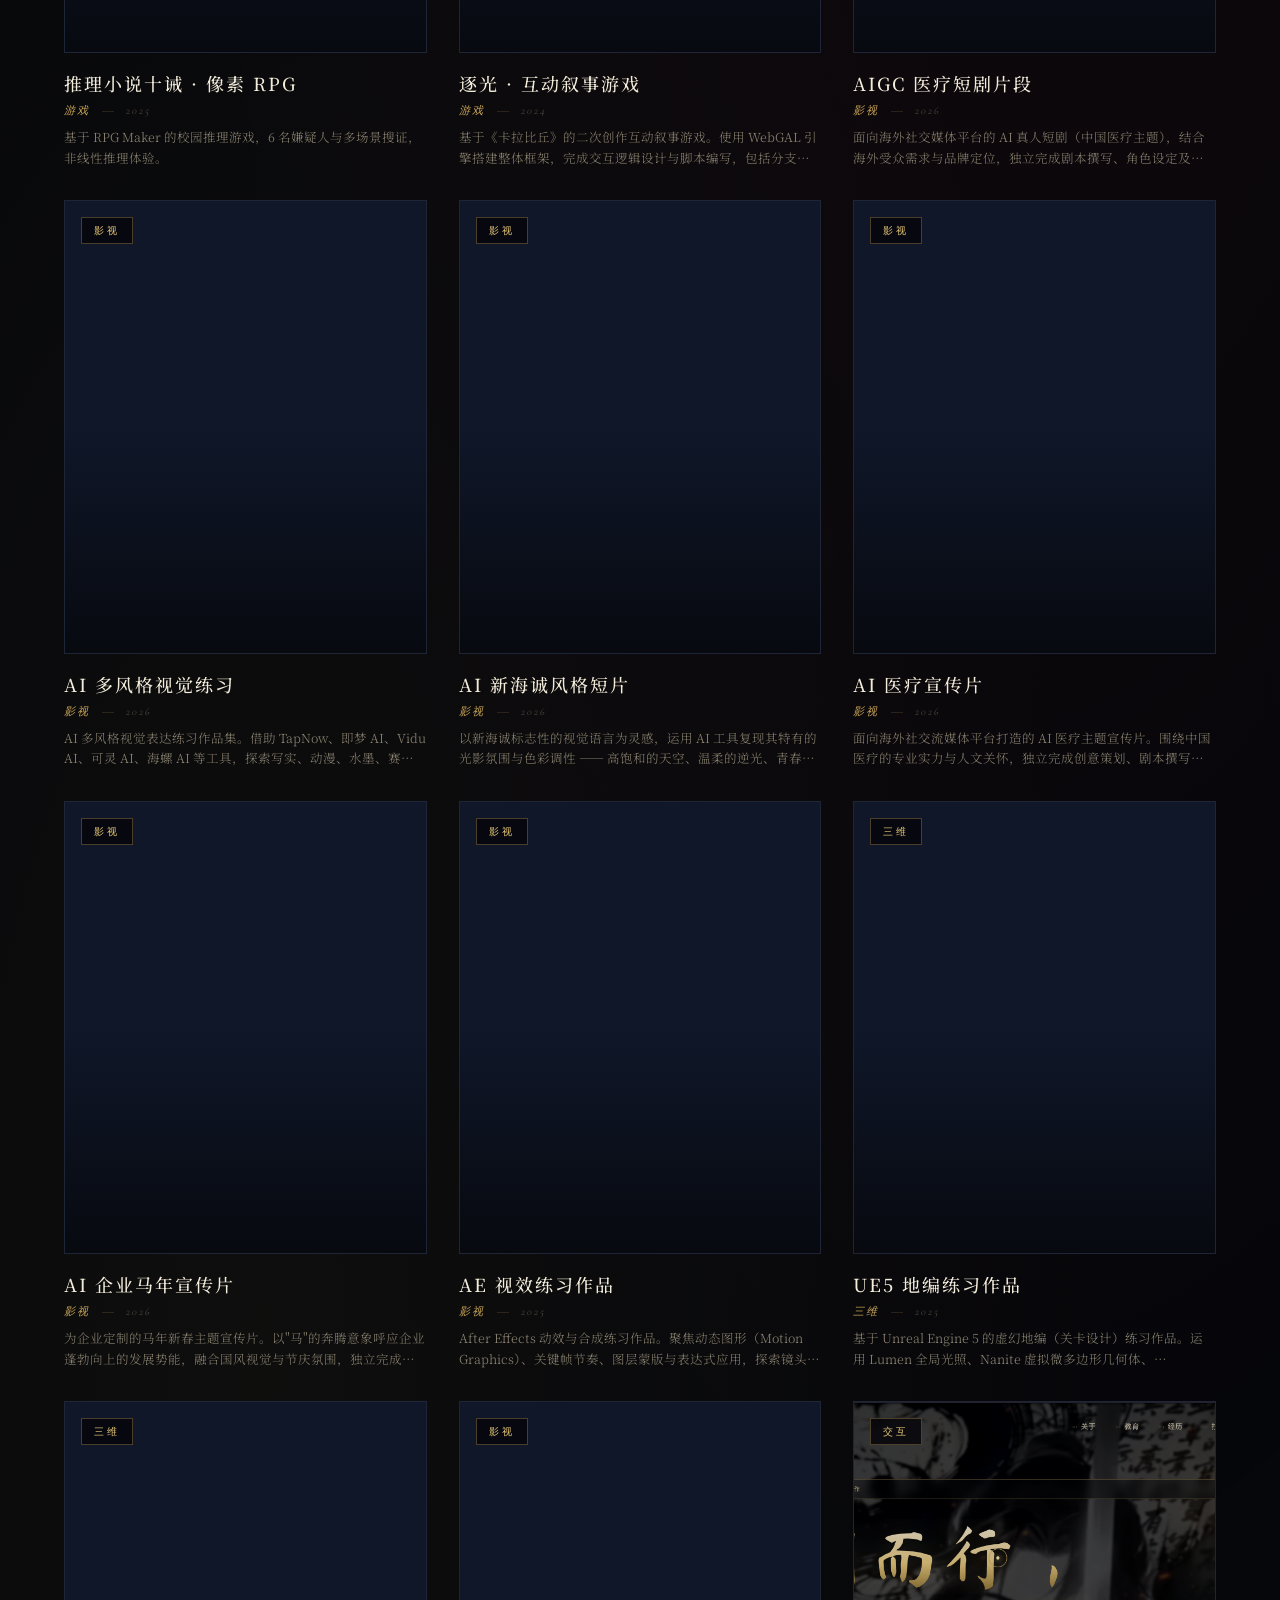
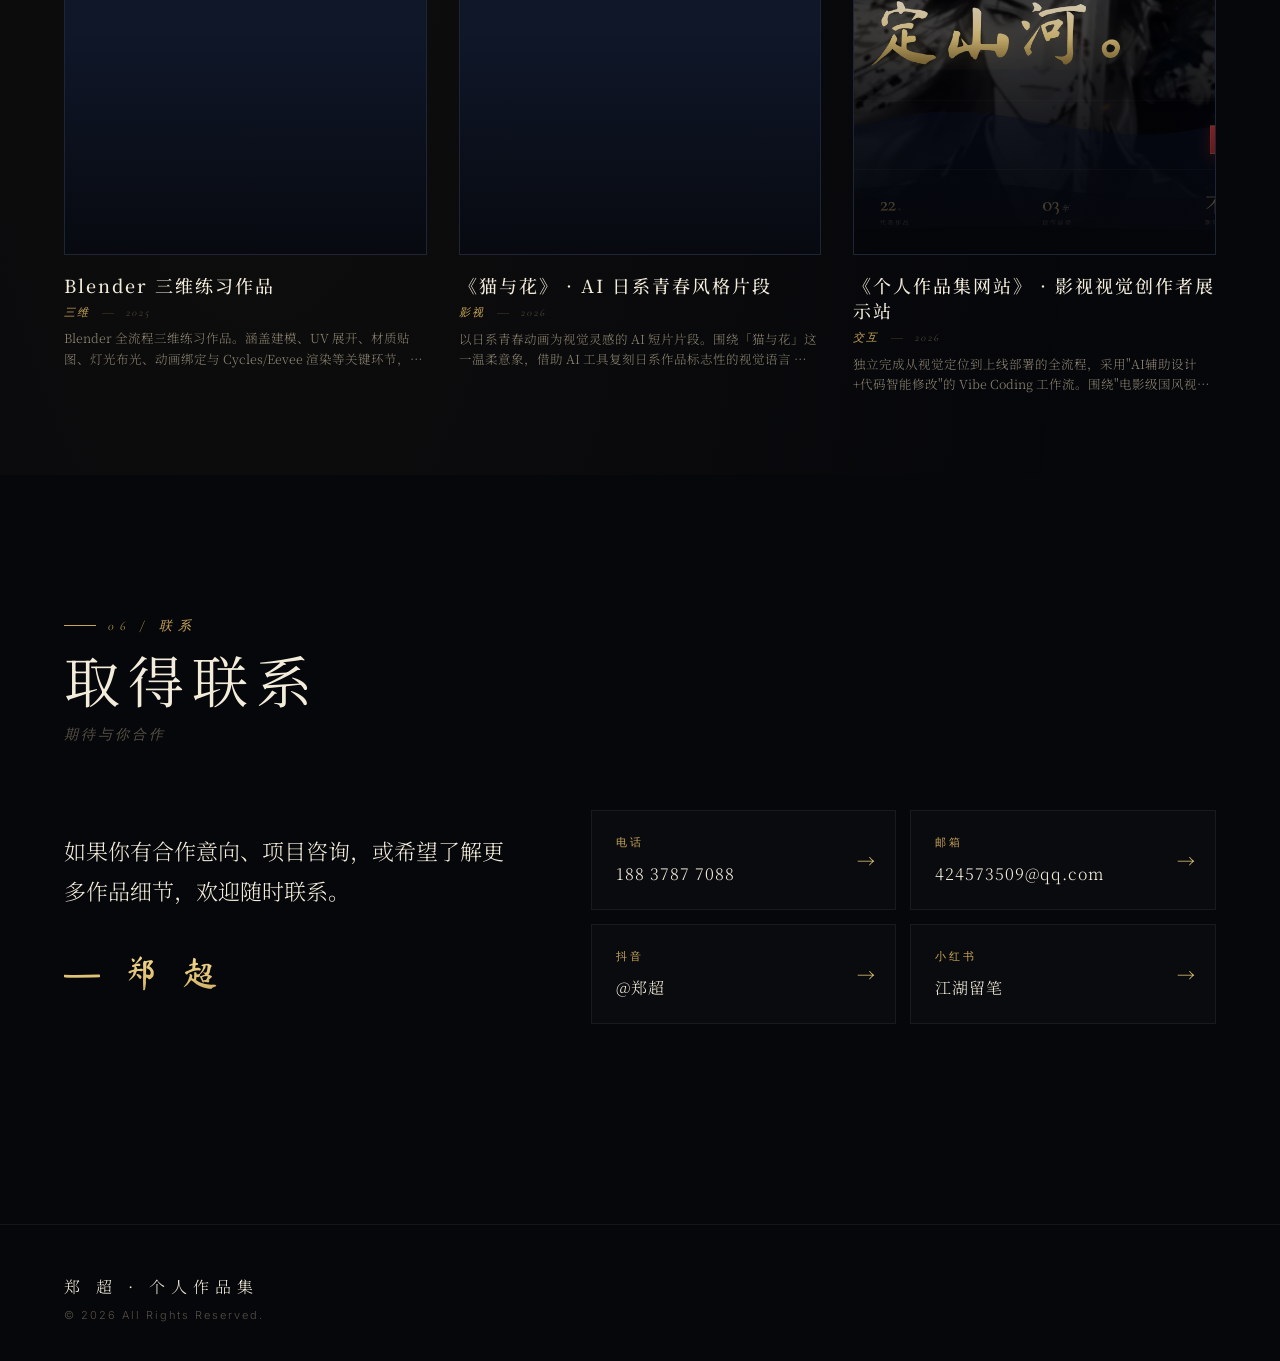
<file: .edgeone/assets/index.html>
<!DOCTYPE html>
<html lang="zh-CN">
<head>
<meta charset="UTF-8" />
<meta name="viewport" content="width=device-width, initial-scale=1.0" />
<meta http-equiv="Cache-Control" content="no-cache, no-store, must-revalidate" />
<meta http-equiv="Pragma" content="no-cache" />
<meta http-equiv="Expires" content="0" />
<title>郑超 — AIGC / 影视 / 三维 / 创意</title>
<meta name="description" content="郑超 个人作品集 — AIGC、影视、3D 与创意工作" />
<link rel="preconnect" href="https://fonts.googleapis.com">
<link rel="preconnect" href="https://fonts.gstatic.com" crossorigin>
<link href="https://fonts.googleapis.com/css2?family=Noto+Serif+SC:wght@200;300;400;500;600;700&family=Noto+Sans+SC:wght@300;400;500&family=Ma+Shan+Zheng&family=Cormorant+Garamond:ital,wght@0,300;0,400;0,500;0,600;1,300;1,400&family=Inter:wght@300;400;500&display=swap" rel="stylesheet">
<link rel="stylesheet" href="./styles/main.css?v=20260522n" />
<link rel="stylesheet" href="./styles/sections.css?v=20260522n" />
<link rel="stylesheet" href="./styles/portfolio.css?v=20260522n" />
</head>
<body>

<!-- 自定义光标 -->
<div class="cursor-ring" id="cursorRing"><i></i></div>
<div class="cursor-dot" id="cursorDot"><i></i></div>

<!-- 滚动进度 -->
<div class="scroll-progress" id="scrollProgress"></div>

<!-- 全屏氛围层 -->
<div class="bg-base" aria-hidden="true"></div>
<div class="bg-stars" aria-hidden="true"></div>
<div class="bg-grain" aria-hidden="true"></div>

<!-- 全局朱红飘带 -->
<div class="ambient-ribbons" aria-hidden="true">
  <svg viewBox="0 0 1920 1080" preserveAspectRatio="xMidYMid slice" xmlns="http://www.w3.org/2000/svg">
    <defs>
      <linearGradient id="ar-r1" x1="0%" y1="0%" x2="100%" y2="100%">
        <stop offset="0%" stop-color="#d62828" stop-opacity="0"/>
        <stop offset="30%" stop-color="#d62828" stop-opacity="0.55"/>
        <stop offset="60%" stop-color="#ef3a3f" stop-opacity="0.85"/>
        <stop offset="100%" stop-color="#7a1414" stop-opacity="0"/>
      </linearGradient>
      <linearGradient id="ar-r2" x1="100%" y1="0%" x2="0%" y2="100%">
        <stop offset="0%" stop-color="#ef3a3f" stop-opacity="0"/>
        <stop offset="50%" stop-color="#d62828" stop-opacity="0.55"/>
        <stop offset="100%" stop-color="#7a1414" stop-opacity="0"/>
      </linearGradient>
      <linearGradient id="ar-g" x1="0%" y1="0%" x2="100%" y2="100%">
        <stop offset="0%" stop-color="#f5d063" stop-opacity="0"/>
        <stop offset="50%" stop-color="#ffe89c" stop-opacity="0.5"/>
        <stop offset="100%" stop-color="#d9b167" stop-opacity="0"/>
      </linearGradient>
      <filter id="ar-blur"><feGaussianBlur stdDeviation="3"/></filter>
      <filter id="ar-blur-l"><feGaussianBlur stdDeviation="14"/></filter>
    </defs>
    <!-- 大块朦胧朱红 -->
    <path d="M -200,400 Q 400,200 800,500 T 1500,400 T 2200,650"
          stroke="url(#ar-r1)" stroke-width="120" fill="none" stroke-linecap="round" filter="url(#ar-blur-l)" opacity="0.5" class="ribbon-l1"/>
    <!-- 锋利飘带 -->
    <path d="M -200,400 Q 400,200 800,500 T 1500,400 T 2200,650"
          stroke="url(#ar-r1)" stroke-width="14" fill="none" stroke-linecap="round" filter="url(#ar-blur)" class="ribbon-l2"/>
    <!-- 第二条 -->
    <path d="M 2200,850 Q 1500,650 1000,920 T 200,800 T -200,1000"
          stroke="url(#ar-r2)" stroke-width="10" fill="none" stroke-linecap="round" filter="url(#ar-blur)" class="ribbon-l3"/>
    <!-- 金色光流 -->
    <path d="M -200,700 Q 600,580 1100,780 T 2200,700"
          stroke="url(#ar-g)" stroke-width="22" fill="none" stroke-linecap="round" filter="url(#ar-blur)" class="ribbon-l4"/>
  </svg>
</div>

<!-- 金色粒子 -->
<div class="ambient-particles" id="particles" aria-hidden="true"></div>

<!-- 开场 -->
<!-- 开场 Loader（电影感卷帘 + 墨滴 + 印章） -->
<div id="loader" class="loader">
  <!-- 上下卷帘门 -->
  <div class="ld-curtain ld-curtain-top"></div>
  <div class="ld-curtain ld-curtain-bottom"></div>

  <!-- 墨滴晕开背景 -->
  <div class="ld-ink">
    <svg viewBox="0 0 800 800" preserveAspectRatio="xMidYMid slice">
      <defs>
        <radialGradient id="ld-ink-grad" cx="50%" cy="50%" r="50%">
          <stop offset="0%" stop-color="#ef3a3f" stop-opacity="0.6"/>
          <stop offset="40%" stop-color="#7a1414" stop-opacity="0.3"/>
          <stop offset="100%" stop-color="#03050b" stop-opacity="0"/>
        </radialGradient>
        <filter id="ld-noise">
          <feTurbulence type="fractalNoise" baseFrequency="0.9" numOctaves="2" seed="3"/>
          <feColorMatrix values="0 0 0 0 0  0 0 0 0 0  0 0 0 0 0  0 0 0 0.4 0"/>
          <feComposite in2="SourceGraphic" operator="in"/>
        </filter>
      </defs>
      <circle class="ld-ink-blob" cx="400" cy="400" r="0" fill="url(#ld-ink-grad)" filter="url(#ld-noise)"/>
    </svg>
  </div>

  <!-- 中央内容 -->
  <div class="ld-center">
    <!-- 印章 -->
    <div class="ld-seal">
      <svg viewBox="0 0 120 120">
        <rect class="ld-seal-rect" x="6" y="6" width="108" height="108" fill="none" stroke="#ef3a3f" stroke-width="2.5"/>
        <text x="60" y="56" text-anchor="middle" font-family="Ma Shan Zheng, serif" font-size="44" fill="#ef3a3f" letter-spacing="2">郑</text>
        <text x="60" y="98" text-anchor="middle" font-family="Ma Shan Zheng, serif" font-size="32" fill="#ef3a3f">超</text>
      </svg>
    </div>

    <!-- 中文名（逐字浮现） -->
    <div class="ld-name">
      <span style="--i:0">个</span>
      <span style="--i:1">人</span>
      <span style="--i:2">作</span>
      <span style="--i:3">品</span>
      <span style="--i:4">集</span>
    </div>

    <!-- 英文副标题 -->
    <div class="ld-sub">
      <span class="ld-sub-line"></span>
      <span class="ld-sub-text">ZHENG&nbsp;CHAO&nbsp;&nbsp;·&nbsp;&nbsp;PORTFOLIO&nbsp;2026</span>
      <span class="ld-sub-line"></span>
    </div>

    <!-- 进度数字（替代进度条） -->
    <div class="ld-counter">
      <span class="ld-counter-num" id="ldCounterNum">00</span>
      <span class="ld-counter-pct">%</span>
    </div>
  </div>

  <!-- 四角雕花 -->
  <span class="ld-corner ld-corner-tl"></span>
  <span class="ld-corner ld-corner-tr"></span>
  <span class="ld-corner ld-corner-bl"></span>
  <span class="ld-corner ld-corner-br"></span>
</div>

<!-- 页面跳转过渡（朱红墨幕扫过 + 章节标识） -->
<div id="pageTransition" class="page-transition" aria-hidden="true">
  <div class="pt-curtain"></div>
  <div class="pt-grain"></div>
  <div class="pt-content">
    <div class="pt-mark">
      <span class="pt-num" id="ptNum">01</span>
      <span class="pt-divider"></span>
      <span class="pt-cn" id="ptCn">关于</span>
    </div>
    <div class="pt-en" id="ptEn">ABOUT</div>
  </div>
</div>

<!-- 编辑开关 -->
<button id="editToggle" class="edit-toggle" title="编辑模式">
  <svg viewBox="0 0 24 24" width="14" height="14"><path fill="currentColor" d="M3 17.25V21h3.75L17.81 9.94l-3.75-3.75L3 17.25zM20.71 7.04a1 1 0 0 0 0-1.41l-2.34-2.34a1 1 0 0 0-1.41 0l-1.83 1.83 3.75 3.75 1.83-1.83z"/></svg>
  <span>编辑</span>
</button>

<!-- 导航 -->
<nav class="nav" id="nav">
  <div class="nav-inner">
    <a href="#home" class="nav-logo">
      <span class="logo-mark">郑</span>
      <span class="logo-name">
        <span class="ln-cn">郑超</span>
        <span class="ln-en">个人作品集</span>
      </span>
    </a>
    <ul class="nav-links">
      <li><a href="#about"><i>01</i>关于</a></li>
      <li><a href="#education"><i>02</i>教育</a></li>
      <li><a href="#experience"><i>03</i>经历</a></li>
      <li><a href="#skills"><i>04</i>技能</a></li>
      <li><a href="#works"><i>05</i>作品</a></li>
      <li><a href="#contact"><i>06</i>联系</a></li>
    </ul>
    <a href="#home" class="nav-cta" data-home-cta>首页 <span>↑</span></a>
  </div>
</nav>

<!-- ============ HERO ============ -->
<section id="home" class="hero">

  <!-- 视频背景 -->
  <div class="hero-video-wrap">
    <video class="hero-video" id="heroVideo"
           src="https://geren-videos-1424535894.cos.ap-nanjing.myqcloud.com/videos/hero.mp4"
           muted playsinline preload="auto"
           autoplay></video>
    <div class="hero-video-mask"></div>
  </div>

  <!-- 远山雾气（叠在视频之上） -->
  <div class="hero-mountains" aria-hidden="true">
    <svg class="hm-far" viewBox="0 0 1440 500" preserveAspectRatio="none">
      <path d="M0,350 C150,220 320,300 480,250 C660,200 800,310 980,270 C1140,235 1280,290 1440,260 L1440,500 L0,500 Z" fill="#0e1731"/>
    </svg>
    <svg class="hm-mid" viewBox="0 0 1440 500" preserveAspectRatio="none">
      <path d="M0,400 C160,320 320,360 500,330 C680,300 820,380 1000,360 C1180,340 1320,370 1440,360 L1440,500 L0,500 Z" fill="#080d1c"/>
    </svg>
    <svg class="hm-near" viewBox="0 0 1440 500" preserveAspectRatio="none">
      <path d="M0,450 C200,400 380,420 560,400 C760,385 920,425 1120,410 C1280,395 1380,420 1440,410 L1440,500 L0,500 Z" fill="#03050b"/>
    </svg>
  </div>

  <!-- HERO 内容（默认隐藏，点击后浮现） -->
  <div class="hero-inner" id="heroInner">
    <div class="hero-eyebrow">
      <span class="he-dot"></span>
      <span class="he-text">作品集 · 2026</span>
      <span class="he-divider"></span>
      <span class="he-text he-text-2">接受新项目合作</span>
    </div>

    <div class="hero-headline">
      <h1>
        <span class="hl-line"><span>仗剑而行，</span></span>
        <span class="hl-line"><span>以帧定山河。</span></span>
      </h1>
    </div>

    <div class="hero-meta">
      <div class="hm-left">
        <div class="hm-name">郑 超</div>
        <div class="hm-role">AIGC 创作者 · 三维动画 · 影视设计</div>
      </div>
      <div class="hm-right">
        <a href="#works" class="btn btn-primary" data-magnetic data-replay-loader>
          查看作品 <svg viewBox="0 0 24 24"><path stroke="currentColor" stroke-width="1.6" fill="none" stroke-linecap="round" stroke-linejoin="round" d="M5 12h14M13 5l7 7-7 7"/></svg>
        </a>
        <a href="#contact" class="btn btn-ghost" data-magnetic data-replay-loader>联系我</a>
      </div>
    </div>

    <div class="hero-foot">
      <div class="hf-item">
        <div class="hf-num">
          <span data-editable data-key="hero_stat1_num">2300</span><span class="hf-unit" data-editable data-key="hero_stat1_unit">M+</span>
        </div>
        <div class="hf-label" data-editable data-key="hero_stat1_label">作品累计播放量</div>
      </div>
      <div class="hf-item">
        <div class="hf-num">
          <span data-editable data-key="hero_stat2_num">15</span><span class="hf-unit" data-editable data-key="hero_stat2_unit">+</span>
        </div>
        <div class="hf-label" data-editable data-key="hero_stat2_label">代表作品</div>
      </div>
      <div class="hf-item">
        <div class="hf-num">
          <span data-editable data-key="hero_stat3_num">03</span><span class="hf-unit" data-editable data-key="hero_stat3_unit">年</span>
        </div>
        <div class="hf-label" data-editable data-key="hero_stat3_label">创作经验</div>
      </div>
      <div class="hf-item">
        <div class="hf-num">
          <span data-editable data-key="hero_stat4_num">不限</span>
        </div>
        <div class="hf-label" data-editable data-key="hero_stat4_label">期望工作地</div>
      </div>
    </div>
  </div>

  <!-- 点击提示（视频播放期间显示） -->
  <div class="hero-cta-hint" id="heroCtaHint">
    <span class="hch-dot"></span>
    <span class="hch-text">点击屏幕进入</span>
  </div>

  <!-- 滚动提示 -->
  <div class="scroll-cue">
    <span>下滑</span>
    <div class="sc-line"></div>
  </div>
</section>

<!-- ============ ABOUT ============ -->
<section id="about" class="section section-about">
  <div class="sec-head">
    <div class="sh-num">01 / 关于</div>
    <h2 class="sh-title">关于我</h2>
    <div class="sh-en">个人简介</div>
  </div>

  <div class="about-grid">
    <div class="about-portrait">
      <div class="ap-frame">
        <div class="ap-img" data-editable-img data-key="about_portrait"></div>
      </div>
      <div class="ap-caption">
        <div class="ap-name">郑 超</div>
        <div class="ap-en">视觉创作者</div>
      </div>
    </div>

    <div class="about-body">
      <p class="about-lead" data-editable data-key="about_lead">
        热爱影视、游戏与 AIGC 的视觉创作者，专注于将创意快速转化为高完成度的视频与交互作品。
      </p>

      <ul class="about-list" id="aboutPoints" data-list-key="about_points"></ul>

      <div class="about-info">
        <div class="ai-row">
          <span class="ai-key">姓名</span>
          <span class="ai-val">郑超</span>
        </div>
        <div class="ai-row">
          <span class="ai-key">专业</span>
          <span class="ai-val">影视技术 · 四川传媒学院</span>
        </div>
        <div class="ai-row">
          <span class="ai-key">方向</span>
          <span class="ai-val">AIGC · 影视 · 三维 · 创意</span>
        </div>
        <div class="ai-row">
          <span class="ai-key">所在</span>
          <span class="ai-val" data-editable data-key="about_location">期望工作地 不限</span>
        </div>
        <div class="ai-row">
          <span class="ai-key">电话</span>
          <span class="ai-val"><a href="tel:18837877088" data-editable data-key="contact_phone">188 3787 7088</a></span>
        </div>
        <div class="ai-row">
          <span class="ai-key">邮箱</span>
          <span class="ai-val"><a href="mailto:424573509@qq.com" data-editable data-key="contact_email">424573509@qq.com</a></span>
        </div>
      </div>

      <div class="about-social">
        <a href="https://v.douyin.com/mI7HSZZaVoc/" target="_blank" rel="noopener" class="as-link">
          <span>抖音</span><span>主页</span><span>→</span>
        </a>
        <a href="https://xhslink.com/m/1tJHti80kxD" target="_blank" rel="noopener" class="as-link">
          <span>小红书</span><span>主页</span><span>→</span>
        </a>
      </div>
    </div>
  </div>
</section>

<!-- ============ WORKS / 作品集 ============ -->
<!-- ============ EXPERIENCE / 经历 ============ -->
<!-- ============ EDUCATION ============ -->
<section id="education" class="section section-education">
  <div class="sec-head">
    <div class="sh-num">02 / 教育</div>
    <h2 class="sh-title">教育背景</h2>
    <div class="sh-en">学习经历</div>
  </div>

  <div class="edu-list" id="educationList" data-list-key="education"></div>
</section>

<!-- ============ EXPERIENCE / 经历 ============ -->
<section id="experience" class="section section-experience">
  <div class="sec-head">
    <div class="sh-num">03 / 经历</div>
    <h2 class="sh-title">工作与项目经历</h2>
    <div class="sh-en">职业经历与项目实践</div>
  </div>

  <div class="exp-columns">
    <!-- 工作经历 -->
    <div class="exp-col">
      <div class="exp-col-head">
        <span class="ec-tag">工作经历</span>
        <span class="ec-en">就职单位</span>
      </div>
      <div class="exp-list" id="timelineWork" data-list-key="experience"></div>
    </div>

    <!-- 项目经历 -->
    <div class="exp-col">
      <div class="exp-col-head">
        <span class="ec-tag">项目经历</span>
        <span class="ec-en">个人项目</span>
      </div>
      <div class="proj-list" id="projectsGrid" data-list-key="projects"></div>
    </div>
  </div>
</section>

<!-- ============ SKILLS ============ -->
<section id="skills" class="section section-skills">
  <div class="sec-head">
    <div class="sh-num">04 / 技能</div>
    <h2 class="sh-title">专业技能</h2>
    <div class="sh-en">能力与工具</div>
  </div>

  <div class="skills-grid" id="skillsHex" data-list-key="skills"></div>

  <div class="tools-block">
    <div class="tools-head">
      <span>常用工具</span>
      <span class="th-line"></span>
      <span class="th-en">工 具 链</span>
    </div>
    <div class="tools-cloud" id="toolsCloud" data-list-key="tools"></div>
  </div>
</section>

<!-- ============ WORKS / 作品集 ============ -->
<section id="works" class="section section-works">
  <div class="sec-head">
    <div class="sh-num">05 / 作品</div>
    <h2 class="sh-title">作品集</h2>
    <div class="sh-en">精选作品 · 可上传、编辑、增删</div>
  </div>

  <div class="works-toolbar">
    <div class="filter-tabs" id="portfolioFilters">
      <button class="filter-tab active" data-filter="all">全部</button>
      <button class="filter-tab" data-filter="video">影视</button>
      <button class="filter-tab" data-filter="3d">三维</button>
      <button class="filter-tab" data-filter="game">游戏</button>
      <button class="filter-tab" data-filter="web">交互</button>
      <button class="filter-tab" data-filter="image">图像</button>
    </div>
    <button class="btn btn-add" id="addWorkBtn" data-magnetic>
      <svg viewBox="0 0 24 24" width="16" height="16"><path fill="currentColor" d="M19 13h-6v6h-2v-6H5v-2h6V5h2v6h6v2z"/></svg>
      <span>添加作品</span>
    </button>
  </div>

  <div class="portfolio-grid" id="portfolioGrid"></div>

  <div class="portfolio-empty" id="portfolioEmpty" hidden>
    <p>暂无作品，点击右上"添加作品"开始上传。</p>
  </div>
</section>

<!-- ============ CONTACT ============ -->
<section id="contact" class="section section-contact">
  <div class="sec-head">
    <div class="sh-num">06 / 联系</div>
    <h2 class="sh-title">取得联系</h2>
    <div class="sh-en">期待与你合作</div>
  </div>

  <div class="contact-grid">
    <div class="contact-text">
      <p class="ct-lead">如果你有合作意向、项目咨询，或希望了解更多作品细节，欢迎随时联系。</p>
      <p class="ct-sign">— 郑 超</p>
    </div>
    <div class="contact-cards">
      <a class="contact-card" href="tel:18837877088" data-magnetic>
        <div class="cc-key">电话</div>
        <div class="cc-val" data-editable data-key="contact_phone2">188 3787 7088</div>
        <span class="cc-arrow">→</span>
      </a>
      <a class="contact-card" href="mailto:424573509@qq.com" data-magnetic>
        <div class="cc-key">邮箱</div>
        <div class="cc-val" data-editable data-key="contact_email2">424573509@qq.com</div>
        <span class="cc-arrow">→</span>
      </a>
      <a class="contact-card" href="https://v.douyin.com/mI7HSZZaVoc/" target="_blank" rel="noopener" data-magnetic>
        <div class="cc-key">抖音</div>
        <div class="cc-val">@郑超</div>
        <span class="cc-arrow">→</span>
      </a>
      <a class="contact-card" href="https://xhslink.com/m/1tJHti80kxD" target="_blank" rel="noopener" data-magnetic>
        <div class="cc-key">小红书</div>
        <div class="cc-val">江湖留笔</div>
        <span class="cc-arrow">→</span>
      </a>
    </div>
  </div>
</section>

<footer class="footer">
  <div class="footer-inner">
    <div class="footer-left">
      <div class="fl-name">郑 超 · 个人作品集</div>
      <div class="fl-tip">© <span id="year"></span> All Rights Reserved.</div>
    </div>
  </div>
</footer>

<!-- ============ 弹窗 ============ -->
<div class="modal" id="workModal" hidden>
  <div class="modal-mask"></div>
  <div class="modal-panel">
    <button class="modal-close" id="workModalClose">×</button>
    <h3 id="workModalTitle">添加作品</h3>
    <form id="workForm" class="form">
      <input type="hidden" id="workId" />
      <div class="field">
        <label>作品标题</label>
        <input type="text" id="workTitle" required placeholder="如：化龙 · 第十一届世界渲染大赛" />
      </div>
      <div class="field-row">
        <div class="field">
          <label>分类</label>
          <select id="workCategory" required>
            <option value="video">影视</option>
            <option value="3d">三维</option>
            <option value="game">游戏</option>
            <option value="web">交互</option>
            <option value="image">图像</option>
          </select>
        </div>
        <div class="field">
          <label>年份</label>
          <input type="text" id="workYear" placeholder="2025" />
        </div>
      </div>
      <div class="field">
        <label>简介</label>
        <textarea id="workDesc" rows="3" placeholder="作品的故事、创作思路或亮点..."></textarea>
      </div>
      <div class="field">
        <label>外链（可选）</label>
        <input type="url" id="workLink" placeholder="https://..." />
      </div>
      <div class="field">
        <label>封面 / 媒体（可多张）</label>
        <input type="file" id="workMedia" accept="image/*,video/*" multiple />
        <div class="media-preview" id="mediaPreview"></div>
      </div>
      <div class="form-actions">
        <button type="button" class="btn btn-ghost" id="workCancelBtn">取消</button>
        <button type="submit" class="btn btn-primary">保存</button>
      </div>
    </form>
  </div>
</div>

<div class="modal" id="viewModal" hidden>
  <div class="modal-mask"></div>
  <div class="modal-panel modal-panel-lg">
    <button class="modal-close" id="viewModalClose">×</button>
    <div id="viewContent"></div>
  </div>
</div>

<div class="modal" id="listEditModal" hidden>
  <div class="modal-mask"></div>
  <div class="modal-panel">
    <button class="modal-close" id="listEditClose">×</button>
    <h3 id="listEditTitle">编辑</h3>
    <form id="listEditForm" class="form"></form>
  </div>
</div>

<script src="./js/data.js?v=20260522n"></script>
<script src="./js/store.js?v=20260522n"></script>
<script src="./js/render.js?v=20260522n"></script>
<script src="./js/portfolio.js?v=20260522n"></script>
<script src="./js/edit.js?v=20260522n"></script>
<script src="./js/main.js?v=20260522n"></script>
</body>
</html>
</file>
<file: styles/main.css>
/* =========================================================
   郑超 · 个人作品集 - 电影感杂志风
   参考图：藏蓝夜空 + 朱红飘带 + 鎏金粒子
   ========================================================= */

:root {
  /* 夜空 */
  --bg-0:      #06070b;
  --bg-1:      #0a0f1d;
  --bg-2:      #0f1729;
  --bg-3:      #15203b;

  /* 文字 */
  --fg-0:      #f3ecdb;
  --fg-1:      #c9bfa6;
  --fg-2:      #8a8270;
  --fg-3:      #555044;
  --fg-4:      #8597b0;

  /* 朱红 */
  --red:       #d62828;
  --red-2:     #b41c1c;
  --red-3:     #ef3a3f;

  /* 鎏金 */
  --gold:      #c9a558;
  --gold-2:    #e8c878;
  --gold-3:    #ffe89c;

  --line:      rgba(217,177,103,0.15);
  --line-2:    rgba(217,177,103,0.32);
  --line-soft: rgba(255,255,255,0.06);

  --font-cn:   'Noto Serif SC', 'Songti SC', serif;
  --font-cn-sans: 'Noto Sans SC', sans-serif;
  --font-en:   'Cormorant Garamond', 'Times New Roman', serif;
  --font-ui:   'Inter', 'Helvetica Neue', Arial, sans-serif;
  --font-brush:'Ma Shan Zheng', serif;

  --max-w: 1320px;
  --pad-x: clamp(20px, 5vw, 80px);

  --easing: cubic-bezier(0.7, 0, 0.2, 1);
}

* { box-sizing: border-box; margin: 0; padding: 0; }
html, body { background: var(--bg-0); }
/* 不再使用 CSS smooth scroll：避免与跳转过渡冲突，过渡由 JS 控制 */
html { scroll-behavior: auto; }
body {
  font-family: var(--font-cn);
  font-weight: 300;
  color: var(--fg-1);
  background: var(--bg-0);
  line-height: 1.7;
  font-size: 16px;
  overflow-x: hidden;
  position: relative;
  min-height: 100vh;
  cursor: none;
}
a { color: inherit; text-decoration: none; }
img { max-width: 100%; display: block; }
button { font-family: inherit; cursor: none; border: none; background: none; color: inherit; }
input, textarea, select { font-family: inherit; font-size: inherit; }

/* ============ 自定义光标 ============ */
/* ============ 自定义光标（GPU 合成层 + 高性能） ============ */
.cursor-dot, .cursor-ring {
  position: fixed;
  pointer-events: none;
  z-index: 10000;
  top: 0; left: 0;
  width: 0; height: 0;
  /* 外层只负责定位（每帧 JS 更新 translate3d），will-change 提示 GPU 合成 */
  will-change: transform;
}
.cursor-dot i, .cursor-ring i {
  display: block;
  position: absolute;
  border-radius: 50%;
  /* 内层只负责视觉（颜色/缩放），由 CSS 过渡驱动 */
  transition: transform .28s cubic-bezier(0.16, 1, 0.3, 1),
              border-color .25s ease,
              background-color .25s ease,
              box-shadow .25s ease;
  will-change: transform;
}
.cursor-dot i {
  width: 6px; height: 6px;
  margin: -3px 0 0 -3px;
  background: var(--gold-3);
  box-shadow: 0 0 10px var(--gold-3);
}
.cursor-ring i {
  width: 34px; height: 34px;
  margin: -17px 0 0 -17px;
  border: 1px solid var(--gold);
  background: transparent;
}
/* 悬停态：只改 inner 的 scale + 颜色，不影响外层的位置 */
.cursor-ring.hover i {
  transform: scale(1.7);
  border-color: var(--red-3);
  background-color: rgba(239,58,63,0.08);
}
.cursor-dot.hover i {
  transform: scale(1.6);
  background: var(--red-3);
  box-shadow: 0 0 14px var(--red-3);
}

@media (max-width: 900px), (pointer: coarse) {
  body { cursor: auto; }
  button, a { cursor: pointer; }
  .cursor-dot, .cursor-ring { display: none; }
}

/* ============ 全屏氛围层 ============ */
.bg-base {
  position: fixed; inset: 0; z-index: -4;
  background:
    radial-gradient(ellipse at 20% 0%, rgba(214,40,40,0.10), transparent 55%),
    radial-gradient(ellipse at 85% 100%, rgba(217,177,103,0.08), transparent 55%),
    radial-gradient(ellipse at 50% 50%, rgba(15,23,41,0.6), transparent 70%),
    linear-gradient(180deg, #06070b 0%, #0a0f1d 30%, #0f1729 60%, #06070b 100%);
}
.bg-stars {
  position: fixed; inset: 0; z-index: -3;
  pointer-events: none;
  background-image:
    radial-gradient(1px 1px at 20% 30%, rgba(255,232,156,0.85), transparent),
    radial-gradient(1px 1px at 60% 70%, rgba(255,232,156,0.7), transparent),
    radial-gradient(1.2px 1.2px at 80% 20%, rgba(255,232,156,0.8), transparent),
    radial-gradient(1px 1px at 30% 80%, rgba(184,200,224,0.6), transparent),
    radial-gradient(1px 1px at 90% 60%, rgba(255,232,156,0.7), transparent),
    radial-gradient(1.5px 1.5px at 10% 50%, rgba(255,232,156,0.9), transparent),
    radial-gradient(1px 1px at 50% 10%, rgba(184,200,224,0.7), transparent),
    radial-gradient(1px 1px at 70% 90%, rgba(255,232,156,0.5), transparent);
  background-size: 800px 800px;
  background-repeat: repeat;
  animation: starsTwinkle 8s ease-in-out infinite;
}
@keyframes starsTwinkle { 0%,100% {opacity:.6} 50% {opacity:1} }

.bg-grain {
  position: fixed; inset: 0;
  background-image: url("data:image/svg+xml;utf8,<svg xmlns='http://www.w3.org/2000/svg' width='200' height='200'><filter id='n'><feTurbulence type='fractalNoise' baseFrequency='0.85' numOctaves='2' stitchTiles='stitch'/><feColorMatrix values='0 0 0 0 0.85  0 0 0 0 0.75  0 0 0 0 0.55  0 0 0 0.025 0'/></filter><rect width='100%25' height='100%25' filter='url(%23n)'/></svg>");
  opacity: 0.5;
  pointer-events: none;
  z-index: -2;
  mix-blend-mode: screen;
}

/* 全局飘带 */
.ambient-ribbons {
  position: fixed; inset: 0; z-index: -1;
  pointer-events: none; overflow: hidden;
  opacity: 0.55;
}
.ambient-ribbons svg { position: absolute; width: 100%; height: 100%; }
.ribbon-l1, .ribbon-l2 { animation: ribFloat 22s ease-in-out infinite; transform-origin: center; }
.ribbon-l3 { animation: ribFloat2 28s ease-in-out infinite; transform-origin: center; }
.ribbon-l4 { animation: ribFloat3 30s ease-in-out infinite; transform-origin: center; }
@keyframes ribFloat { 0%,100%{transform:translateY(0)} 50%{transform:translateY(-25px)} }
@keyframes ribFloat2 { 0%,100%{transform:translateX(0)} 50%{transform:translateX(20px)} }
@keyframes ribFloat3 { 0%,100%{transform:translateY(0)} 50%{transform:translateY(15px)} }

/* 金粒 */
.ambient-particles { position: fixed; inset: 0; pointer-events: none; z-index: -1; overflow: hidden; }
.particle {
  position: absolute;
  width: 2px; height: 2px;
  background: var(--gold-3);
  border-radius: 50%;
  bottom: -10px;
  box-shadow: 0 0 6px var(--gold-3), 0 0 14px var(--gold);
  animation: particleRise linear infinite;
  opacity: 0;
}
@keyframes particleRise {
  0% { transform: translateY(0) translateX(0); opacity: 0; }
  10% { opacity: 1; }
  90% { opacity: 0.7; }
  100% { transform: translateY(-110vh) translateX(var(--drift, 30px)); opacity: 0; }
}

/* 滚动进度条 */
.scroll-progress {
  position: fixed;
  top: 0; left: 0;
  height: 1.5px;
  background: linear-gradient(90deg, var(--red), var(--gold-2));
  z-index: 999;
  width: 0;
  box-shadow: 0 0 12px var(--gold-2);
}

/* ============ Loader（电影感开场） ============ */
.loader {
  position: fixed; inset: 0; z-index: 9999;
  background: #03050b;
  display: flex; align-items: center; justify-content: center;
  overflow: hidden;
  transition: opacity 1s ease, visibility 1s;
}
.loader.done { opacity: 0; visibility: hidden; pointer-events: none; }

/* 上下卷帘门 - 完成时向上下分离 */
.ld-curtain {
  position: absolute; left: 0; right: 0;
  height: 50.5%;
  background: linear-gradient(180deg, #03050b 0%, #050810 80%, #0a1024 100%);
  z-index: 4;
  transition: transform 1.4s cubic-bezier(0.86, 0, 0.07, 1);
}
.ld-curtain-top    { top: 0;    border-bottom: 1px solid rgba(214,40,40,0.4); }
.ld-curtain-bottom { bottom: 0; border-top: 1px solid rgba(214,40,40,0.4);
  background: linear-gradient(0deg, #03050b 0%, #050810 80%, #0a1024 100%); }
.loader.done .ld-curtain-top    { transform: translateY(-100%); }
.loader.done .ld-curtain-bottom { transform: translateY(100%); }

/* 墨滴晕染背景 */
.ld-ink {
  position: absolute; inset: 0;
  z-index: 1; pointer-events: none;
  display: flex; align-items: center; justify-content: center;
}
.ld-ink svg { width: 140vmin; height: 140vmin; }
.ld-ink-blob {
  animation: inkSpread 2.6s cubic-bezier(0.16, 1, 0.3, 1) forwards;
  transform-origin: center;
}
@keyframes inkSpread {
  0%   { r: 0; opacity: 0; }
  30%  { opacity: 1; }
  100% { r: 380; opacity: 0.55; }
}

/* 中央内容容器 */
.ld-center {
  position: relative;
  z-index: 5;
  display: flex; flex-direction: column; align-items: center;
  gap: 26px;
  padding: 0 40px;
}

/* 印章 */
.ld-seal {
  width: 96px; height: 96px;
  position: relative;
  opacity: 0;
  transform: scale(0.6) rotate(-8deg);
  animation: sealStamp 0.9s cubic-bezier(0.34, 1.56, 0.64, 1) 0.4s forwards;
  filter: drop-shadow(0 0 12px rgba(239,58,63,0.5));
}
.ld-seal svg { width: 100%; height: 100%; }
.ld-seal-rect {
  stroke-dasharray: 432;
  stroke-dashoffset: 432;
  animation: sealDraw 1.2s cubic-bezier(0.65, 0, 0.35, 1) 1.0s forwards;
}
@keyframes sealStamp {
  0%   { opacity: 0; transform: scale(1.4) rotate(-8deg); }
  60%  { opacity: 1; transform: scale(0.92) rotate(-8deg); }
  100% { opacity: 1; transform: scale(1) rotate(-8deg); }
}
@keyframes sealDraw {
  to { stroke-dashoffset: 0; }
}

/* 中文名 - 逐字浮现 */
.ld-name {
  display: flex;
  gap: 16px;
  font-family: 'Ma Shan Zheng', 'Noto Serif SC', serif;
  font-size: 28px;
  letter-spacing: 4px;
  color: #f5e9d3;
}
.ld-name span {
  display: inline-block;
  opacity: 0;
  transform: translateY(20px);
  animation: nameIn 0.8s cubic-bezier(0.16, 1, 0.3, 1) forwards;
  animation-delay: calc(0.9s + var(--i) * 0.12s);
  text-shadow: 0 0 18px rgba(245,208,99,0.4);
}
@keyframes nameIn {
  to { opacity: 1; transform: translateY(0); }
}

/* 英文副标题 */
.ld-sub {
  display: flex; align-items: center; gap: 16px;
  opacity: 0;
  animation: subIn 0.9s ease 1.7s forwards;
}
.ld-sub-line {
  width: 50px; height: 1px;
  background: linear-gradient(90deg, transparent, #d9b167, transparent);
}
.ld-sub-text {
  font-family: 'Cormorant Garamond', serif;
  font-style: italic;
  font-size: 11px;
  letter-spacing: 5px;
  color: #d9b167;
  white-space: nowrap;
}
@keyframes subIn { to { opacity: 1; } }

/* 数字进度计数器 */
.ld-counter {
  display: flex; align-items: baseline;
  font-family: 'Cormorant Garamond', serif;
  color: #f5e9d3;
  margin-top: 12px;
  opacity: 0;
  animation: subIn 0.6s ease 0.6s forwards;
}
.ld-counter-num {
  font-size: 56px;
  font-weight: 300;
  letter-spacing: 2px;
  font-variant-numeric: tabular-nums;
  background: linear-gradient(180deg, #f5e9d3 0%, #d9b167 100%);
  -webkit-background-clip: text;
  background-clip: text;
  -webkit-text-fill-color: transparent;
}
.ld-counter-pct {
  font-size: 18px;
  margin-left: 6px;
  color: #d9b167;
  opacity: 0.7;
}

/* 四角雕花 */
.ld-corner {
  position: absolute;
  width: 32px; height: 32px;
  z-index: 6;
  opacity: 0;
  animation: cornerIn 0.6s ease 1.4s forwards;
}
.ld-corner::before, .ld-corner::after {
  content: ''; position: absolute; background: #d9b167;
}
.ld-corner-tl { top: 28px; left: 28px; }
.ld-corner-tl::before { top: 0; left: 0; width: 100%; height: 1px; }
.ld-corner-tl::after  { top: 0; left: 0; width: 1px; height: 100%; }

.ld-corner-tr { top: 28px; right: 28px; }
.ld-corner-tr::before { top: 0; right: 0; width: 100%; height: 1px; }
.ld-corner-tr::after  { top: 0; right: 0; width: 1px; height: 100%; }

.ld-corner-bl { bottom: 28px; left: 28px; }
.ld-corner-bl::before { bottom: 0; left: 0; width: 100%; height: 1px; }
.ld-corner-bl::after  { bottom: 0; left: 0; width: 1px; height: 100%; }

.ld-corner-br { bottom: 28px; right: 28px; }
.ld-corner-br::before { bottom: 0; right: 0; width: 100%; height: 1px; }
.ld-corner-br::after  { bottom: 0; right: 0; width: 1px; height: 100%; }

@keyframes cornerIn { to { opacity: 1; } }

/* 移动端适配 */
@media (max-width: 720px) {
  .ld-seal { width: 72px; height: 72px; }
  .ld-name { font-size: 22px; gap: 10px; }
  .ld-sub-text { font-size: 9px; letter-spacing: 3px; }
  .ld-sub-line { width: 30px; }
  .ld-counter-num { font-size: 42px; }
  .ld-corner { width: 22px; height: 22px; }
}

/* ============ 导航 ============ */
.nav {
  position: fixed; top: 0; left: 0; right: 0;
  z-index: 100;
  padding: 22px var(--pad-x);
  transition: all .4s var(--easing);
  pointer-events: none;
}
.nav.scrolled {
  padding: 14px var(--pad-x);
  background: rgba(6,7,11,0.85);
  backdrop-filter: blur(20px) saturate(140%);
  border-bottom: 1px solid var(--line-soft);
}
.nav-inner {
  max-width: var(--max-w);
  margin: 0 auto;
  display: flex; align-items: center; justify-content: space-between;
  gap: 32px;
  pointer-events: auto;
}
.nav-logo {
  display: flex; align-items: center; gap: 12px;
  transition: opacity .3s;
}
.logo-mark {
  display: inline-flex;
  align-items: center; justify-content: center;
  width: 38px; height: 38px;
  background: linear-gradient(135deg, var(--red-3) 0%, var(--red-2) 100%);
  color: var(--fg-0);
  font-family: var(--font-cn);
  font-size: 20px;
  letter-spacing: 0;
  border: 1px solid var(--gold);
  box-shadow: 0 4px 16px rgba(214,40,40,0.4);
}
.logo-name { display: flex; flex-direction: column; line-height: 1.1; }
.ln-cn {
  font-family: var(--font-cn);
  font-size: 15px;
  font-weight: 500;
  letter-spacing: 4px;
  color: var(--fg-0);
}
.ln-en {
  font-family: var(--font-en);
  font-style: italic;
  font-size: 10px;
  letter-spacing: 3px;
  color: var(--gold);
  margin-top: 2px;
  text-transform: uppercase;
}

.nav-links {
  list-style: none;
  display: flex;
  gap: 4px;
  margin-left: auto;
}
.nav-links a {
  display: flex;
  align-items: center;
  gap: 6px;
  padding: 10px 16px;
  font-family: var(--font-ui);
  font-size: 13px;
  font-weight: 400;
  letter-spacing: 1px;
  color: var(--fg-1);
  position: relative;
  transition: color .35s;
}
.nav-links a i {
  font-family: var(--font-en);
  font-style: italic;
  font-size: 10px;
  color: var(--fg-3);
  letter-spacing: 1px;
  transition: color .35s;
}
.nav-links a::after {
  content: '';
  position: absolute;
  left: 50%; bottom: 4px;
  width: 0; height: 1px;
  background: var(--gold-2);
  transition: all .4s var(--easing);
  transform: translateX(-50%);
}
.nav-links a:hover { color: var(--gold-2); }
.nav-links a:hover i { color: var(--red-3); }
.nav-links a:hover::after { width: 60%; }

.nav-cta {
  display: inline-flex; align-items: center; gap: 8px;
  padding: 9px 18px;
  font-family: var(--font-ui);
  font-size: 12px;
  font-weight: 500;
  letter-spacing: 2px;
  color: var(--fg-0);
  background: rgba(255,255,255,0.04);
  border: 1px solid var(--line-2);
  transition: all .3s;
}
.nav-cta span { transition: transform .3s; }
.nav-cta:hover {
  background: var(--red);
  border-color: var(--gold);
  color: var(--gold-3);
}
.nav-cta:hover span { transform: translateX(4px); }

@media (max-width: 1100px) {
  .nav-links { display: none; }
}
@media (max-width: 600px) {
  .nav-cta { display: inline-flex; }
}

/* ============ 编辑模式 ============ */
.edit-toggle {
  position: fixed;
  right: 24px; bottom: 24px;
  z-index: 200;
  display: inline-flex; align-items: center; gap: 8px;
  padding: 11px 18px;
  background: var(--bg-2);
  color: var(--fg-0);
  font-family: var(--font-ui);
  font-size: 12px;
  font-weight: 500;
  letter-spacing: 2px;
  border: 1px solid var(--line-2);
  box-shadow: 0 12px 30px rgba(0,0,0,0.6);
  transition: all .35s var(--easing);
}
.edit-toggle:hover {
  transform: translateY(-2px);
  background: var(--red);
  border-color: var(--gold);
  color: var(--gold-3);
}
.edit-toggle.active {
  background: var(--red);
  border-color: var(--gold);
  color: var(--gold-3);
}

body.editing [data-editable], body.editing [data-editable-img] {
  outline: 1px dashed var(--gold-2);
  outline-offset: 4px;
  cursor: pointer;
}
body.editing [data-list-item] { position: relative; }
body.editing [data-list-item]::after {
  content: '✎ 改 / ⇧+点击 删';
  position: absolute;
  top: 6px; right: 6px;
  font-size: 10px;
  background: var(--red);
  color: var(--gold-3);
  padding: 3px 8px;
  letter-spacing: 1px;
  z-index: 5;
  font-family: var(--font-ui);
  border: 1px solid var(--gold);
}
body.editing .add-list-item-btn { display: inline-flex; }
.add-list-item-btn { display: none; }

/* ============ HERO ============ */
.hero {
  position: relative;
  width: 100vw;
  height: 100vh;
  height: 100svh; /* 移动端用 svh 避开浏览器栏抖动 */
  min-height: 600px;
  margin: 0;
  padding: 0;
  display: block;
  overflow: hidden;
}
/* 右上柔光替代月亮 */
.hero::before {
  content: '';
  position: absolute;
  top: -10%; right: -8%;
  width: 700px; height: 700px;
  background: radial-gradient(circle,
    rgba(245,208,99,0.10) 0%,
    rgba(245,208,99,0.05) 30%,
    transparent 65%);
  pointer-events: none;
  z-index: 1;
  filter: blur(20px);
}

/* 视频容器：充满整个 hero */
.hero-video-wrap {
  position: absolute;
  top: 0; left: 0;
  width: 100%;
  height: 100%;
  z-index: 0;
  overflow: hidden;
  background: #000;
  display: flex;
  align-items: center;
  justify-content: center;
}
.hero-video {
  width: 100%;
  height: 100%;
  max-width: 100%;
  max-height: 100%;
  object-fit: contain;
  object-position: center;
  display: block;
  background: #000;
  opacity: 0;
  transition: opacity 1.4s ease, filter 1.6s ease;
}
.hero-video.ready { opacity: 1; }

/* 视频暗罩 */
.hero-video-mask {
  position: absolute; inset: 0;
  background:
    linear-gradient(180deg, rgba(6,7,11,0.35) 0%, rgba(6,7,11,0.7) 100%),
    radial-gradient(ellipse at center, transparent 0%, rgba(6,7,11,0.45) 80%);
  opacity: 0;
  transition: opacity 1.4s ease;
  pointer-events: none;
  z-index: 2;
}
.hero.entered .hero-video-mask { opacity: 1; }
.hero.entered .hero-video { filter: blur(2px) brightness(0.6); }

/* hero-inner：进入文字模式后定位绝对到 hero 上覆盖 */
.hero-inner {
  position: absolute;
  top: 0; left: 0; right: 0; bottom: 0;
  width: 100%;
  max-width: var(--max-w);
  margin: 0 auto;
  z-index: 5;
  padding: 140px var(--pad-x) 80px;
  display: flex;
  flex-direction: column;
  justify-content: flex-end;
  opacity: 0;
  transform: translateY(30px);
  transition: opacity 1.2s var(--easing), transform 1.2s var(--easing);
  pointer-events: none;
  overflow-y: auto;
}
.hero.entered .hero-inner {
  opacity: 1;
  transform: translateY(0);
  pointer-events: auto;
}

/* 山水默认弱化，进入文字模式后才显示 */
.hero-mountains {
  opacity: 0;
  transition: opacity 1.4s ease;
  z-index: 3;
  position: absolute; inset: 0; pointer-events: none;
}
.hero.entered .hero-mountains { opacity: 1; }
.hero-mountains svg { position: absolute; left: -5%; right: -5%; bottom: 0; width: 110%; }
.hm-far { height: 60%; opacity: 0.5; bottom: 4%; position: absolute; }
.hm-mid { height: 45%; opacity: 0.7; bottom: 2%; position: absolute; }
.hm-near { height: 30%; opacity: 0.95; position: absolute; }

/* 点击提示 */
.hero-cta-hint {
  position: absolute;
  left: 50%; bottom: 60px;
  transform: translateX(-50%);
  z-index: 6;
  display: flex;
  flex-direction: column;
  align-items: center;
  gap: 10px;
  font-family: var(--font-cn);
  letter-spacing: 8px;
  color: var(--fg-0);
  text-align: center;
  cursor: pointer;
  user-select: none;
  pointer-events: auto;
  padding: 20px 36px;
  background: rgba(6,7,11,0.55);
  backdrop-filter: blur(10px);
  border: 1px solid var(--gold-2);
  transition: all .5s var(--easing);
  opacity: 0;
}
.hero-cta-hint.visible {
  animation: ctaIn 1s var(--easing) forwards, ctaPulse 2.6s ease-in-out 1s infinite;
}
.hero-cta-hint:hover {
  background: rgba(214,40,40,0.3);
  transform: translateX(-50%) translateY(-4px);
}
.hero-cta-hint::before, .hero-cta-hint::after {
  content: '';
  position: absolute;
  width: 14px; height: 14px;
  border: 1.5px solid var(--gold-2);
}
.hero-cta-hint::before { top: -1px; left: -1px; border-right: none; border-bottom: none; }
.hero-cta-hint::after { bottom: -1px; right: -1px; border-left: none; border-top: none; }
.hch-dot {
  width: 8px; height: 8px;
  border-radius: 50%;
  background: var(--gold-3);
  box-shadow: 0 0 12px var(--gold-3), 0 0 24px var(--gold);
  margin-bottom: 4px;
  animation: hchPulse 1.6s ease-in-out infinite;
}
@keyframes hchPulse {
  0%, 100% { transform: scale(1); opacity: 1; }
  50% { transform: scale(1.4); opacity: 0.5; }
}
.hch-text {
  font-size: 16px;
  font-weight: 400;
  letter-spacing: 12px;
  color: var(--fg-0);
}
.hch-en {
  font-family: var(--font-en);
  font-style: italic;
  font-size: 11px;
  letter-spacing: 6px;
  color: var(--gold);
  text-transform: uppercase;
  margin-top: 2px;
}
.hero.entered .hero-cta-hint {
  opacity: 0 !important;
  transform: translateX(-50%) translateY(20px);
  pointer-events: none;
  animation: none;
}
@keyframes ctaIn {
  from { opacity: 0; transform: translateX(-50%) translateY(20px); }
  to { opacity: 1; transform: translateX(-50%) translateY(0); }
}
@keyframes ctaPulse {
  0%, 100% { box-shadow: 0 0 0 0 rgba(245,208,99,0.5); }
  50% { box-shadow: 0 0 0 14px rgba(245,208,99,0); }
}

.scroll-cue {
  opacity: 0;
  transition: opacity 1s ease 0.8s;
  z-index: 5;
}
.hero.entered .scroll-cue { opacity: 1; }

.hero-moon {
  position: absolute;
  top: 12%;
  right: 8%;
  width: 280px; height: 280px;
  border-radius: 50%;
  background: radial-gradient(circle at 35% 35%, #f5e6b8 0%, var(--gold) 50%, #8d6f2e 100%);
  box-shadow:
    inset -30px -30px 60px rgba(0,0,0,0.4),
    0 0 120px rgba(245,208,99,0.5),
    0 0 280px rgba(245,208,99,0.25);
  z-index: 1;
  opacity: 0.5;
  animation: moonFloat 10s ease-in-out infinite;
}
.hero-moon::before {
  content: '';
  position: absolute; inset: -50px;
  border: 1px solid rgba(245,208,99,0.18);
  border-radius: 50%;
}
.hero-moon::after {
  content: '';
  position: absolute; inset: -100px;
  border: 1px dashed rgba(245,208,99,0.1);
  border-radius: 50%;
  animation: rotate 80s linear infinite;
}
@keyframes moonFloat { 0%,100%{transform:translateY(0)} 50%{transform:translateY(-16px)} }
@keyframes rotate { to { transform: rotate(360deg); } }

@media (max-width: 900px) {
  .hero-moon { width: 140px; height: 140px; right: 5%; top: 12%; }
}

/* 中央朱红飘带 */
.hero-flow {
  position: absolute;
  inset: 0;
  z-index: 2;
  pointer-events: none;
  filter: drop-shadow(0 0 20px rgba(214,40,40,0.4));
}
.hf-1, .hf-2, .hf-3 {
  stroke-dasharray: 3000;
  stroke-dashoffset: 3000;
  animation: flowDraw 3.5s ease-out 1.5s forwards;
}
.hf-1 { animation-delay: 1.4s; }
.hf-2 { animation-delay: 1.7s; }
.hf-3 { animation-delay: 2.0s; }
@keyframes flowDraw { to { stroke-dashoffset: 0; } }

/* HERO 内容 */
.hero-inner {
  position: relative;
  width: 100%;
  max-width: var(--max-w);
  margin: 0 auto;
  z-index: 5;
}

.hero-eyebrow {
  display: inline-flex;
  align-items: center;
  gap: 14px;
  padding: 8px 18px;
  border: 1px solid var(--line-2);
  background: rgba(6,7,11,0.4);
  backdrop-filter: blur(8px);
  font-family: var(--font-ui);
  font-size: 11px;
  letter-spacing: 3px;
  color: var(--fg-1);
  margin-bottom: 36px;
  animation: heroIn 1.2s var(--easing) 1.6s both;
}
.he-dot {
  width: 6px; height: 6px;
  border-radius: 50%;
  background: var(--gold-3);
  box-shadow: 0 0 8px var(--gold-3);
  animation: blinkDot 2s ease-in-out infinite;
}
@keyframes blinkDot { 50% { opacity: 0.4; } }
.he-divider {
  width: 1px; height: 12px;
  background: var(--line-2);
}
.he-text-2 { color: var(--gold-2); }

@keyframes heroIn {
  from { opacity: 0; transform: translateY(20px); }
  to { opacity: 1; transform: translateY(0); }
}

.hero-headline { margin-bottom: 56px; }
.hero-headline h1 {
  font-family: var(--font-brush);
  font-weight: normal;
  font-size: clamp(60px, 9vw, 140px);
  line-height: 1.05;
  letter-spacing: 6px;
  color: var(--fg-0);
}
.hl-line {
  display: block;
  overflow: hidden;
}
.hl-line span {
  display: inline-block;
  background: linear-gradient(180deg, var(--fg-0) 0%, var(--gold-2) 60%, #8d6f2e 100%);
  -webkit-background-clip: text; background-clip: text;
  -webkit-text-fill-color: transparent;
  filter: drop-shadow(0 4px 30px rgba(245,208,99,0.25));
  animation: hlSlide 1.2s var(--easing) both;
}
.hl-line:nth-child(1) span { animation-delay: 1.8s; }
.hl-line:nth-child(2) span { animation-delay: 2.0s; }
@keyframes hlSlide {
  from { opacity: 0; transform: translateY(110%); }
  to { opacity: 1; transform: translateY(0); }
}

.hero-meta {
  display: flex;
  justify-content: space-between;
  align-items: flex-end;
  gap: 32px;
  flex-wrap: wrap;
  padding: 28px 0;
  border-top: 1px solid var(--line-soft);
  border-bottom: 1px solid var(--line-soft);
  margin-bottom: 40px;
  animation: heroIn 1.2s var(--easing) 2.4s both;
}
.hm-left {}
.hm-name {
  font-family: var(--font-cn);
  font-size: 26px;
  font-weight: 400;
  letter-spacing: 8px;
  color: var(--fg-0);
  margin-bottom: 4px;
}
.hm-name span {
  font-family: var(--font-en);
  font-style: italic;
  font-size: 14px;
  letter-spacing: 2px;
  color: var(--gold);
  margin-left: 12px;
}
.hm-role {
  font-family: var(--font-ui);
  font-size: 13px;
  letter-spacing: 2px;
  color: var(--fg-2);
}
.hm-right { display: flex; gap: 12px; }

/* 按钮 */
.btn {
  display: inline-flex;
  align-items: center;
  gap: 10px;
  padding: 14px 28px;
  font-family: var(--font-ui);
  font-size: 13px;
  font-weight: 500;
  letter-spacing: 3px;
  border: 1px solid var(--line-2);
  background: rgba(6,7,11,0.4);
  color: var(--fg-1);
  position: relative;
  overflow: hidden;
  transition: all .4s var(--easing);
  cursor: none;
  backdrop-filter: blur(6px);
}
.btn svg { width: 16px; height: 16px; transition: transform .35s; }
.btn::before {
  content: ''; position: absolute; inset: 0;
  background: var(--gold-2);
  transform: translateY(101%);
  transition: transform .4s var(--easing);
  z-index: -1;
}
.btn:hover::before { transform: translateY(0); }
.btn:hover { color: var(--bg-0); border-color: var(--gold-2); }
.btn:hover svg { transform: translateX(4px); }

.btn-primary {
  background: linear-gradient(135deg, var(--red-3) 0%, var(--red-2) 100%);
  border-color: var(--gold);
  color: var(--gold-3);
  box-shadow: 0 8px 24px rgba(214,40,40,0.4);
}
.btn-primary::before { background: var(--gold-2); }
.btn-primary:hover { color: var(--bg-0); border-color: var(--gold-2); }

.btn-ghost {
  background: transparent;
  border-color: var(--line-2);
  color: var(--fg-1);
}

/* 底部信息条 */
.hero-foot {
  display: grid;
  grid-template-columns: repeat(4, 1fr);
  gap: 24px;
  animation: heroIn 1.2s var(--easing) 2.6s both;
}
.hf-item {
  padding: 4px 0;
}
.hf-num {
  font-family: var(--font-en);
  font-weight: 500;
  font-size: 38px;
  letter-spacing: -1px;
  background: linear-gradient(180deg, var(--gold-3), var(--gold));
  -webkit-background-clip: text; background-clip: text;
  -webkit-text-fill-color: transparent;
  margin-bottom: 6px;
  line-height: 1;
}
.hf-num .hf-unit {
  font-size: 14px;
  font-style: italic;
  color: var(--fg-2);
  -webkit-text-fill-color: var(--fg-2);
  margin-left: 4px;
  letter-spacing: 1px;
}
.hf-label {
  font-family: var(--font-ui);
  font-size: 11px;
  letter-spacing: 3px;
  color: var(--fg-2);
  text-transform: uppercase;
}

@media (max-width: 768px) {
  .hero { padding-top: 120px; padding-bottom: 60px; }
  .hero-foot { grid-template-columns: 1fr 1fr; gap: 18px; }
  .hf-num { font-size: 28px; }
  .hero-meta { flex-direction: column; align-items: flex-start; }
}

.scroll-cue {
  position: absolute;
  bottom: 24px;
  left: var(--pad-x);
  display: flex;
  align-items: center;
  gap: 12px;
  font-family: var(--font-en);
  font-style: italic;
  font-size: 11px;
  letter-spacing: 4px;
  color: var(--fg-3);
  text-transform: uppercase;
  z-index: 5;
}
.sc-line {
  width: 60px; height: 1px;
  background: var(--gold);
  position: relative;
  overflow: hidden;
}
.sc-line::after {
  content: '';
  position: absolute;
  left: -20px; top: 0;
  width: 20px; height: 100%;
  background: var(--gold-3);
  box-shadow: 0 0 8px var(--gold-3);
  animation: scSweep 2s ease-in-out infinite;
}
@keyframes scSweep { 0%{left:-20px} 100%{left:60px} }

/* ============ Section 通用 ============ */
.section {
  position: relative;
  max-width: var(--max-w);
  margin: 0 auto;
  padding: 140px var(--pad-x) 80px;
  z-index: 2;
}

.sec-head {
  margin-bottom: 64px;
  display: flex;
  flex-direction: column;
  gap: 8px;
}
.sh-num {
  font-family: var(--font-en);
  font-style: italic;
  font-size: 13px;
  letter-spacing: 6px;
  color: var(--gold);
  text-transform: uppercase;
  margin-bottom: 4px;
  display: flex;
  align-items: center;
  gap: 12px;
}
.sh-num::before {
  content: '';
  width: 32px; height: 1px;
  background: var(--gold);
}
.sh-title {
  font-family: var(--font-cn);
  font-weight: 400;
  font-size: clamp(36px, 5vw, 56px);
  letter-spacing: 8px;
  color: var(--fg-0);
  line-height: 1.1;
}
.sh-en {
  font-family: var(--font-en);
  font-style: italic;
  font-size: 14px;
  letter-spacing: 3px;
  color: var(--fg-3);
  margin-top: 4px;
}

@media (max-width: 768px) {
  .section { padding: 90px 24px 60px; }
  .sec-head { margin-bottom: 40px; }
}

/* 滚动出现 */
.reveal {
  opacity: 0;
  transform: translateY(40px);
  transition: opacity 1s var(--easing), transform 1s var(--easing);
}
.reveal.visible { opacity: 1; transform: translateY(0); }

/* ============ Modal ============ */
.modal { position: fixed; inset: 0; z-index: 1000; display: flex; align-items: center; justify-content: center; }
.modal[hidden] { display: none; }
.modal-mask {
  position: absolute; inset: 0;
  background: rgba(3,4,8,0.85);
  backdrop-filter: blur(12px);
  animation: fadeIn .35s ease;
}
@keyframes fadeIn { from{opacity:0} to{opacity:1} }
.modal-panel {
  position: relative;
  background: linear-gradient(135deg, var(--bg-1) 0%, var(--bg-2) 100%);
  border: 1px solid var(--line-2);
  width: min(560px, 92vw);
  max-height: 88vh;
  overflow-y: auto;
  padding: 40px 36px 32px;
  box-shadow: 0 40px 100px rgba(0,0,0,0.8);
  animation: slideUp .4s var(--easing);
}
.modal-panel-lg { width: min(960px, 94vw); padding: 0; }
@keyframes slideUp { from{opacity:0;transform:translateY(30px)} to{opacity:1;transform:translateY(0)} }
.modal-panel::before, .modal-panel::after {
  content: ''; position: absolute;
  width: 18px; height: 18px;
  border: 1.5px solid var(--gold-2);
}
.modal-panel::before { top: 6px; left: 6px; border-right: none; border-bottom: none; }
.modal-panel::after { bottom: 6px; right: 6px; border-left: none; border-top: none; }
.modal-close {
  position: absolute; top: 10px; right: 14px;
  font-size: 28px; color: var(--fg-2);
  width: 36px; height: 36px;
  display: flex; align-items: center; justify-content: center;
  transition: color .3s, transform .35s;
  z-index: 10;
}
.modal-close:hover { color: var(--red-3); transform: rotate(90deg); }
.modal-panel h3 {
  font-family: var(--font-cn);
  font-weight: 400;
  font-size: 24px;
  letter-spacing: 6px;
  margin-bottom: 24px;
  color: var(--gold-2);
  text-align: center;
  padding-bottom: 14px;
  border-bottom: 1px solid var(--line);
}

.form { display: flex; flex-direction: column; gap: 16px; }
.field { display: flex; flex-direction: column; gap: 6px; }
.field-row { display: grid; grid-template-columns: 2fr 1fr; gap: 12px; }
.field label {
  font-size: 11px;
  letter-spacing: 3px;
  color: var(--gold);
  font-family: var(--font-ui);
  font-weight: 500;
  text-transform: uppercase;
}
.field input, .field textarea, .field select {
  padding: 11px 14px;
  background: rgba(6,7,11,0.6);
  border: 1px solid var(--line);
  color: var(--fg-0);
  outline: none;
  transition: all .3s;
  font-family: var(--font-cn);
  font-size: 14px;
}
.field input:focus, .field textarea:focus, .field select:focus {
  border-color: var(--gold-2);
  background: var(--bg-0);
  box-shadow: 0 0 0 3px rgba(245,208,99,0.1);
}
.field input[type="file"] { padding: 6px; background: transparent; cursor: pointer; }
.form-actions { display: flex; justify-content: flex-end; gap: 10px; margin-top: 8px; }
.form-actions .btn { padding: 10px 22px; font-size: 12px; }

.media-preview { display: flex; flex-wrap: wrap; gap: 8px; margin-top: 8px; }
.media-preview .mp-item {
  width: 84px; height: 84px;
  border: 1px solid var(--line);
  position: relative;
  background: var(--bg-2);
  overflow: hidden;
}
.media-preview .mp-item img, .media-preview .mp-item video { width: 100%; height: 100%; object-fit: cover; }
.media-preview .mp-remove {
  position: absolute; top: 4px; right: 4px;
  background: rgba(0,0,0,0.8); color: var(--fg-0);
  width: 20px; height: 20px;
  border-radius: 50%;
  font-size: 12px;
  display: flex; align-items: center; justify-content: center;
  cursor: none;
}
.media-preview .mp-remove:hover { background: var(--red); }

/* ============ Footer ============ */
.footer {
  margin-top: 120px;
  padding: 48px var(--pad-x) 36px;
  border-top: 1px solid var(--line-soft);
  position: relative;
  z-index: 2;
}
.footer-inner {
  max-width: var(--max-w);
  margin: 0 auto;
  display: flex;
  justify-content: space-between;
  align-items: center;
  flex-wrap: wrap;
  gap: 16px;
}
.fl-name {
  font-family: var(--font-cn);
  font-size: 16px;
  letter-spacing: 6px;
  color: var(--fg-0);
  margin-bottom: 6px;
}
.fl-tip {
  font-family: var(--font-ui);
  font-size: 11px;
  letter-spacing: 2px;
  color: var(--fg-3);
}
.footer-right a {
  font-family: var(--font-ui);
  font-size: 12px;
  letter-spacing: 2px;
  color: var(--gold);
  transition: color .3s;
}
.footer-right a:hover { color: var(--gold-3); }

@media (max-width: 768px) {
  .field-row { grid-template-columns: 1fr; }
}

/* ============ 页面跳转过渡（点击导航/CTA 时） ============ */
.page-transition {
  position: fixed; inset: 0;
  z-index: 9998;
  pointer-events: none;
  visibility: hidden;
}
.page-transition.active { visibility: visible; }

/* 朱红墨幕（从右往左扫过覆盖、再从左往右拉开） */
.pt-curtain {
  position: absolute; inset: 0;
  background:
    linear-gradient(105deg,
      transparent 0%,
      rgba(122,20,20,0.95) 18%,
      rgba(214,40,40,0.98) 38%,
      rgba(3,5,11,0.99) 60%,
      rgba(3,5,11,1) 100%);
  transform: translateX(105%);
  transform-origin: right center;
}

/* 噪点纹理叠层 */
.pt-grain {
  position: absolute; inset: 0;
  background-image: url("data:image/svg+xml;utf8,<svg xmlns='http://www.w3.org/2000/svg' width='200' height='200'><filter id='n'><feTurbulence type='fractalNoise' baseFrequency='0.9' numOctaves='2' seed='5'/><feColorMatrix values='0 0 0 0 0 0 0 0 0 0 0 0 0 0 0 0 0 0 0.5 0'/></filter><rect width='100%25' height='100%25' filter='url(%23n)'/></svg>");
  background-size: 200px 200px;
  opacity: 0;
  mix-blend-mode: overlay;
}

/* 中央章节标识 */
.pt-content {
  position: absolute;
  top: 50%; left: 50%;
  transform: translate(-50%, -50%);
  display: flex; flex-direction: column;
  align-items: center; gap: 18px;
  opacity: 0;
}
.pt-mark {
  display: flex; align-items: center; gap: 18px;
  font-family: var(--font-en, 'Cormorant Garamond', serif);
}
.pt-num {
  font-size: 14px;
  letter-spacing: 4px;
  color: #d9b167;
  font-style: italic;
}
.pt-divider {
  width: 50px; height: 1px;
  background: linear-gradient(90deg, transparent, #d9b167, transparent);
}
.pt-cn {
  font-family: 'Ma Shan Zheng', 'Noto Serif SC', serif;
  font-size: 36px;
  letter-spacing: 8px;
  color: #f5e9d3;
  text-shadow: 0 0 20px rgba(245,208,99,0.5);
}
.pt-en {
  font-family: var(--font-en, 'Cormorant Garamond', serif);
  font-style: italic;
  font-size: 11px;
  letter-spacing: 6px;
  color: #d9b167;
  text-transform: uppercase;
  opacity: 0.8;
}

/* 进入：墨幕从右扫到全覆盖 */
.page-transition.active .pt-curtain {
  animation: ptCurtainIn 0.55s cubic-bezier(0.86, 0, 0.07, 1) forwards;
}
.page-transition.active .pt-grain {
  animation: ptGrainIn 0.55s ease forwards;
}
.page-transition.active .pt-content {
  animation: ptContentIn 0.4s ease 0.45s forwards;
}

/* 退出：墨幕继续向左扫出，露出页面 */
.page-transition.leaving .pt-curtain {
  animation: ptCurtainOut 0.6s cubic-bezier(0.86, 0, 0.07, 1) forwards;
}
.page-transition.leaving .pt-grain {
  animation: ptGrainOut 0.6s ease forwards;
}
.page-transition.leaving .pt-content {
  animation: ptContentOut 0.3s ease forwards;
}

@keyframes ptCurtainIn {
  0%   { transform: translateX(105%); }
  100% { transform: translateX(0); }
}
@keyframes ptCurtainOut {
  0%   { transform: translateX(0); }
  100% { transform: translateX(-105%); }
}
@keyframes ptGrainIn  { from { opacity: 0; } to { opacity: 0.6; } }
@keyframes ptGrainOut { from { opacity: 0.6; } to { opacity: 0; } }
@keyframes ptContentIn {
  0%   { opacity: 0; transform: translate(-50%, -40%); }
  100% { opacity: 1; transform: translate(-50%, -50%); }
}
@keyframes ptContentOut {
  0%   { opacity: 1; transform: translate(-50%, -50%); }
  100% { opacity: 0; transform: translate(-50%, -60%); }
}

@media (max-width: 720px) {
  .pt-cn { font-size: 26px; letter-spacing: 5px; }
  .pt-divider { width: 30px; }
}

/* ============ 多设备响应式增强 ============ */
@media (max-width: 1100px) and (min-width: 769px) {
  :root { --pad-x: clamp(28px, 4vw, 52px); }
  .nav { padding: 18px var(--pad-x); }
  .nav-inner { gap: 18px; }
  .nav-links {
    display: flex;
    gap: 0;
  }
  .nav-links a {
    padding: 8px 9px;
    font-size: 12px;
    letter-spacing: 0.5px;
  }
  .nav-links a i { display: none; }
  .nav-cta { padding: 8px 14px; }
  .hero-headline h1 { font-size: clamp(64px, 10vw, 110px); }
  .hero-foot { grid-template-columns: repeat(4, minmax(0, 1fr)); gap: 18px; }
}

@media (max-width: 768px) {
  :root { --pad-x: 16px; }
  html, body { width: 100%; overflow-x: hidden; }
  body { font-size: 14px; }

  /* 导航 */
  .nav {
    padding: 10px var(--pad-x);
    background: rgba(6,7,11,0.82);
    backdrop-filter: blur(18px) saturate(140%);
    border-bottom: 1px solid var(--line-soft);
  }
  .nav.scrolled { padding: 8px var(--pad-x); }
  .nav-inner { gap: 8px; }
  .logo-mark { width: 30px; height: 30px; font-size: 16px; border-width: 0.5px; }
  .logo-name { gap: 4px; }
  .ln-cn { font-size: 13px; letter-spacing: 3px; white-space: nowrap; }
  .ln-en { display: none; }
  .nav-cta {
    display: inline-flex !important;
    flex: 0 0 auto;
    padding: 7px 10px;
    font-size: 10px;
    letter-spacing: 1px;
  }
  .nav-links { display: none !important; }

  .edit-toggle {
    right: 14px;
    bottom: 20px;
    padding: 9px 12px;
    font-size: 11px;
    letter-spacing: 1px;
  }

  /* Hero 区域 */
  .hero {
    min-height: 100svh;
    height: auto;
    min-height: -webkit-fill-available;
  }
  .hero-video { object-fit: cover; }
  .hero::before { width: 300px; height: 300px; right: -30%; top: -15%; }
  .hero-flow, .hero-mountains { opacity: 0.65; }
  .hero-inner {
    position: relative;
    padding: calc(60px + env(safe-area-inset-top)) var(--pad-x) 40px;
    justify-content: flex-start;
    overflow-y: visible;
  }
  .hero-eyebrow {
    gap: 6px;
    padding: 6px 10px;
    margin-bottom: 18px;
    font-size: 9px;
    letter-spacing: 1.5px;
    flex-wrap: wrap;
  }
  .he-divider { display: none; }
  .he-text-2 { display: none; }
  .hero-headline { margin-bottom: 24px; }
  .hero-headline h1 {
    font-size: clamp(36px, 14vw, 58px);
    letter-spacing: 4px;
    line-height: 1.1;
  }
  .hero-meta {
    gap: 16px;
    padding: 16px 0;
    margin-bottom: 20px;
  }
  .hm-name { font-size: 18px; letter-spacing: 4px; }
  .hm-name span { display: block; margin: 3px 0 0; font-size: 11px; }
  .hm-role { font-size: 10px; letter-spacing: 1.5px; }
  .hm-right { width: 100%; display: grid; grid-template-columns: 1fr 1fr; gap: 8px; }
  .btn {
    justify-content: center;
    padding: 11px 12px;
    font-size: 11px;
    letter-spacing: 2px;
  }
  .hero-foot { grid-template-columns: repeat(2, minmax(0, 1fr)); gap: 14px 18px; }
  .hf-num { font-size: 28px; }
  .hf-label { font-size: 10px; letter-spacing: 1.5px; }
  .hero-cta-hint {
    bottom: 96px;
    padding: 16px 24px;
    letter-spacing: 4px;
  }
  .hch-text { font-size: 14px; letter-spacing: 8px; }
  .hch-en { font-size: 10px; letter-spacing: 4px; }
  .scroll-cue { display: none; }

  .section { padding: 86px var(--pad-x) 58px; }
  .sec-head { margin-bottom: 34px; }
  .sh-num { font-size: 12px; letter-spacing: 4px; }
  .sh-title { font-size: clamp(30px, 10vw, 42px); letter-spacing: 5px; }
  .sh-en { font-size: 12px; letter-spacing: 2px; }

  .modal { align-items: flex-end; }
  .modal-panel {
    width: 100vw;
    max-height: 92svh;
    padding: 34px 22px 24px;
    border-left: none;
    border-right: none;
  }
  .modal-panel-lg { width: 100vw; }
  .modal-panel h3 { font-size: 20px; letter-spacing: 4px; }
  .form-actions { flex-direction: column-reverse; }
  .form-actions .btn { width: 100%; }

  .footer {
    margin-top: 60px;
    padding: 34px var(--pad-x) calc(108px + env(safe-area-inset-bottom));
  }
  .footer-inner { justify-content: center; text-align: center; }
  .fl-name { font-size: 14px; letter-spacing: 4px; }
}

@media (max-width: 420px) {
  :root { --pad-x: 14px; }
  .nav { padding-left: 12px; padding-right: 12px; }
  .logo-mark { width: 28px; height: 28px; font-size: 15px; }
  .ln-cn { font-size: 12px; letter-spacing: 2px; }
  .nav-cta { padding: 6px 8px; font-size: 9px; }
  .nav-links { display: none !important; }

  .hero {
    min-height: auto;
    height: auto;
    min-height: -webkit-fill-available;
  }
  .hero-inner {
    padding-top: calc(52px + env(safe-area-inset-top));
    padding-bottom: 32px;
  }
  .hero-headline h1 {
    font-size: clamp(32px, 13vw, 48px);
    letter-spacing: 3px;
  }
  .hero-headline { margin-bottom: 20px; }
  .hm-name { font-size: 16px; letter-spacing: 3px; }
  .btn { padding: 10px 10px; font-size: 10px; }
  .edit-toggle { bottom: 18px; }

  /* 统计数据 */
  .hero-foot {
    grid-template-columns: repeat(2, minmax(0, 1fr));
    gap: 12px;
  }
  .hf-num { font-size: 22px; margin-bottom: 4px; }
  .hf-label { font-size: 9px; letter-spacing: 1px; }

  .footer {
    margin-top: 40px;
    padding: 24px var(--pad-x) calc(80px + env(safe-area-inset-bottom));
  }
}
</file>
<file: styles/sections.css>
/* =========================================================
   各板块 - 专业作品集风（参考图氛围 + 杂志排版）
   ========================================================= */

/* ============ ABOUT ============ */
.about-grid {
  display: grid;
  grid-template-columns: 380px 1fr;
  gap: 80px;
  align-items: start;
}
@media (max-width: 1000px) { .about-grid { grid-template-columns: 1fr; gap: 48px; } }

.about-portrait {
  position: sticky;
  top: 120px;
}
.ap-frame {
  position: relative;
  width: 100%;
  aspect-ratio: 3 / 4;
  background: var(--bg-2);
  border: 1px solid var(--line-2);
  overflow: hidden;
  box-shadow:
    0 30px 80px rgba(0,0,0,0.7),
    0 0 60px rgba(214,40,40,0.08);
  transition: transform .6s var(--easing);
}
.ap-frame::before, .ap-frame::after {
  content: '';
  position: absolute;
  width: 18px; height: 18px;
  border: 1.5px solid var(--gold-2);
  z-index: 2;
}
.ap-frame::before { top: 8px; left: 8px; border-right: none; border-bottom: none; }
.ap-frame::after { bottom: 8px; right: 8px; border-left: none; border-top: none; }
.ap-img {
  width: 100%; height: 100%;
  background-size: cover;
  background-position: center;
  filter: contrast(1.05) saturate(0.9) brightness(0.85);
  transition: all .6s;
}
.ap-frame:hover .ap-img { filter: contrast(1.1) saturate(1.05) brightness(1); transform: scale(1.03); }

.ap-caption {
  margin-top: 20px;
  display: flex;
  align-items: baseline;
  justify-content: space-between;
}
.ap-name {
  font-family: var(--font-cn);
  font-size: 20px;
  letter-spacing: 6px;
  color: var(--fg-0);
}
.ap-en {
  font-family: var(--font-en);
  font-style: italic;
  font-size: 12px;
  letter-spacing: 4px;
  color: var(--gold);
  text-transform: uppercase;
}

.about-body { padding-top: 8px; }

.about-lead {
  font-family: var(--font-cn);
  font-size: 22px;
  font-weight: 400;
  color: var(--fg-0);
  line-height: 1.65;
  letter-spacing: 1px;
  padding-bottom: 32px;
  margin-bottom: 32px;
  border-bottom: 1px solid var(--line-soft);
  position: relative;
}
.about-lead::after {
  content: '';
  position: absolute;
  bottom: -1px; left: 0;
  width: 48px; height: 2px;
  background: var(--gold-2);
}

.about-list {
  list-style: none;
  margin-bottom: 40px;
  counter-reset: ab;
}
.about-list li {
  position: relative;
  padding: 14px 0 14px 56px;
  color: var(--fg-1);
  font-size: 14px;
  line-height: 1.85;
  border-bottom: 1px solid var(--line-soft);
  transition: padding-left .35s;
}
.about-list li:last-child { border-bottom: none; }
.about-list li:hover { padding-left: 64px; color: var(--fg-0); }
.about-list li::before {
  counter-increment: ab;
  content: counter(ab, decimal-leading-zero);
  position: absolute;
  left: 0; top: 16px;
  font-family: var(--font-en);
  font-style: italic;
  font-size: 22px;
  color: var(--gold);
  letter-spacing: 1px;
}
.about-list li::after {
  content: '';
  position: absolute;
  left: 38px; top: 26px;
  width: 12px; height: 1px;
  background: var(--gold);
}

.about-info {
  background: rgba(255,255,255,0.02);
  border: 1px solid var(--line-soft);
  padding: 24px 28px;
  margin-bottom: 28px;
}
.ai-row {
  display: grid;
  grid-template-columns: 80px 1fr;
  gap: 16px;
  padding: 10px 0;
  border-bottom: 1px solid var(--line-soft);
  align-items: baseline;
}
.ai-row:last-child { border-bottom: none; }
.ai-key {
  font-family: var(--font-ui);
  font-size: 11px;
  letter-spacing: 4px;
  color: var(--gold);
  text-transform: uppercase;
}
.ai-val {
  font-size: 14px;
  color: var(--fg-0);
  letter-spacing: 1px;
}
.ai-val a { transition: color .3s; }
.ai-val a:hover { color: var(--gold-2); }

.about-social { display: flex; gap: 12px; flex-wrap: wrap; }
.as-link {
  display: inline-flex;
  align-items: center;
  gap: 16px;
  padding: 14px 22px;
  background: rgba(255,255,255,0.03);
  border: 1px solid var(--line-2);
  font-family: var(--font-ui);
  font-size: 12px;
  letter-spacing: 2px;
  color: var(--fg-1);
  transition: all .35s;
}
.as-link span:nth-child(1) {
  font-family: var(--font-cn);
  font-size: 14px;
  letter-spacing: 3px;
  color: var(--fg-0);
}
.as-link span:nth-child(2) {
  font-family: var(--font-en);
  font-style: italic;
  color: var(--gold);
  font-size: 11px;
}
.as-link span:nth-child(3) {
  color: var(--gold);
  transition: transform .3s;
}
.as-link:hover {
  background: linear-gradient(135deg, rgba(214,40,40,0.15), rgba(245,208,99,0.05));
  border-color: var(--gold-2);
}
.as-link:hover span:nth-child(3) { transform: translateX(4px); }

.add-list-item-btn {
  margin-top: 16px;
  display: inline-flex; align-items: center; gap: 6px;
  padding: 7px 16px;
  border: 1px dashed var(--gold);
  color: var(--gold-2);
  font-size: 11px; letter-spacing: 3px;
  background: rgba(217,177,103,0.05);
  transition: all .35s;
  font-family: var(--font-ui);
}
.add-list-item-btn:hover { background: var(--gold-2); color: var(--bg-0); }

/* ============ EXPERIENCE / 经历（双栏） ============ */
.exp-columns {
  display: grid;
  grid-template-columns: 1fr 1fr;
  gap: 60px;
}
@media (max-width: 1000px) { .exp-columns { grid-template-columns: 1fr; gap: 48px; } }

.exp-col-head {
  display: flex;
  align-items: baseline;
  gap: 14px;
  margin-bottom: 32px;
  padding-bottom: 16px;
  border-bottom: 1px solid var(--line-soft);
  position: relative;
}
.exp-col-head::after {
  content: '';
  position: absolute;
  bottom: -1px; left: 0;
  width: 32px; height: 2px;
  background: var(--gold-2);
}
.ec-tag {
  font-family: var(--font-cn);
  font-size: 22px;
  font-weight: 400;
  letter-spacing: 6px;
  color: var(--fg-0);
}
.ec-en {
  font-family: var(--font-en);
  font-style: italic;
  font-size: 12px;
  letter-spacing: 3px;
  color: var(--gold);
  text-transform: uppercase;
}

/* 工作经历 - 时间轴 */
.exp-list { position: relative; }
.exp-item {
  position: relative;
  padding: 24px 0 24px 32px;
  border-bottom: 1px solid var(--line-soft);
  cursor: pointer;
  transition: all .4s var(--easing);
}
.exp-item:last-child { border-bottom: none; }
.exp-item::before {
  content: '';
  position: absolute;
  left: 4px; top: 36px;
  width: 8px; height: 8px;
  background: var(--gold);
  border-radius: 50%;
  box-shadow: 0 0 0 4px rgba(245,208,99,0.15), 0 0 12px var(--gold);
  transition: all .35s;
}
.exp-item:hover::before {
  background: var(--red-3);
  box-shadow: 0 0 0 6px rgba(239,58,63,0.2), 0 0 16px var(--red-3);
}
.exp-item::after {
  content: '';
  position: absolute;
  left: 8px; top: 50px;
  bottom: -8px;
  width: 1px;
  background: var(--line);
}
.exp-item:last-child::after { display: none; }

.exp-item:hover { padding-left: 40px; }

.exp-head {
  display: flex;
  flex-wrap: wrap;
  align-items: baseline;
  justify-content: space-between;
  gap: 12px;
  margin-bottom: 6px;
}
.exp-company {
  font-family: var(--font-cn);
  font-size: 18px;
  font-weight: 500;
  letter-spacing: 3px;
  color: var(--fg-0);
}
.exp-period {
  font-family: var(--font-en);
  font-style: italic;
  font-size: 12px;
  letter-spacing: 2px;
  color: var(--gold-2);
}
.exp-role {
  font-family: var(--font-ui);
  font-size: 12px;
  letter-spacing: 2px;
  color: var(--red-3);
  margin-bottom: 12px;
}
.exp-points {
  list-style: none;
  font-size: 13.5px;
  line-height: 1.85;
  color: var(--fg-1);
}
.exp-points li {
  position: relative;
  padding-left: 16px;
  margin-bottom: 4px;
}
.exp-points li::before {
  content: '';
  position: absolute;
  left: 0; top: 11px;
  width: 4px; height: 1px;
  background: var(--gold);
}
.exp-result {
  margin-top: 12px;
  padding: 10px 14px;
  background: rgba(245,208,99,0.06);
  border-left: 2px solid var(--gold-2);
  font-size: 13px;
  color: var(--fg-1);
  line-height: 1.7;
}
.exp-result-label {
  font-family: var(--font-ui);
  font-size: 10px;
  letter-spacing: 3px;
  color: var(--gold-2);
  text-transform: uppercase;
  margin-right: 10px;
}

/* 项目经历 - 卡片小列表 */
.proj-list { display: flex; flex-direction: column; gap: 16px; }
.proj-card {
  position: relative;
  padding: 22px 24px;
  background: rgba(255,255,255,0.02);
  border: 1px solid var(--line-soft);
  transition: all .4s var(--easing);
  cursor: pointer;
}
.proj-card::before {
  content: '';
  position: absolute;
  top: 0; left: 0;
  width: 0; height: 1px;
  background: linear-gradient(90deg, var(--red-3), var(--gold-2));
  transition: width .5s var(--easing);
}
.proj-card:hover::before { width: 100%; }
.proj-card:hover {
  background: rgba(255,255,255,0.04);
  border-color: var(--line-2);
  transform: translateX(8px);
}
.proj-head {
  display: flex;
  align-items: baseline;
  justify-content: space-between;
  gap: 12px;
  margin-bottom: 10px;
}
.proj-cat {
  font-family: var(--font-en);
  font-style: italic;
  font-size: 11px;
  letter-spacing: 3px;
  color: var(--gold);
  text-transform: uppercase;
}
.proj-period {
  font-family: var(--font-en);
  font-style: italic;
  font-size: 11px;
  color: var(--fg-3);
  letter-spacing: 1px;
}
.proj-title {
  font-family: var(--font-cn);
  font-size: 18px;
  font-weight: 500;
  letter-spacing: 2px;
  color: var(--fg-0);
  margin-bottom: 8px;
  line-height: 1.4;
}
.proj-desc {
  font-size: 13px;
  color: var(--fg-1);
  line-height: 1.85;
  margin-bottom: 12px;
  white-space: pre-line; /* 保留 \n 换行 */
}
.proj-meta {
  display: flex;
  flex-wrap: wrap;
  gap: 6px;
  margin-bottom: 12px;
}
.proj-meta span {
  padding: 3px 10px;
  background: rgba(133,151,176,0.08);
  border: 1px solid rgba(133,151,176,0.2);
  color: var(--fg-4);
  font-size: 10px;
  letter-spacing: 2px;
}
.proj-link {
  font-family: var(--font-ui);
  font-size: 11px;
  letter-spacing: 3px;
  color: var(--gold-2);
  border-bottom: 1px solid var(--gold-2);
  padding-bottom: 2px;
  transition: all .3s;
}
.proj-link:hover { color: var(--red-3); border-color: var(--red-3); }

/* ============ SKILLS ============ */
.skills-grid {
  display: grid;
  grid-template-columns: repeat(auto-fit, minmax(200px, 1fr));
  gap: 24px;
  margin-bottom: 80px;
}
.skill-card {
  position: relative;
  padding: 32px 24px;
  background: rgba(255,255,255,0.02);
  border: 1px solid var(--line-soft);
  transition: all .45s var(--easing);
  cursor: pointer;
  overflow: hidden;
}
.skill-card::before {
  content: '';
  position: absolute;
  top: 0; left: 0; right: 0;
  height: 2px;
  background: linear-gradient(90deg, var(--red-3), var(--gold-2));
  transform: scaleX(0);
  transform-origin: left;
  transition: transform .5s var(--easing);
}
.skill-card:hover::before { transform: scaleX(1); }
.skill-card:hover {
  background: rgba(255,255,255,0.04);
  border-color: var(--line-2);
  transform: translateY(-6px);
}

.sc-icon {
  font-family: var(--font-en);
  font-style: italic;
  font-size: 36px;
  background: linear-gradient(180deg, var(--gold-3), var(--gold));
  -webkit-background-clip: text; background-clip: text;
  -webkit-text-fill-color: transparent;
  margin-bottom: 18px;
  letter-spacing: 1px;
  filter: drop-shadow(0 0 8px var(--gold-glow));
}
.sc-title {
  font-family: var(--font-cn);
  font-size: 20px;
  font-weight: 500;
  letter-spacing: 4px;
  color: var(--fg-0);
  margin-bottom: 6px;
}
.sc-en {
  font-family: var(--font-en);
  font-style: italic;
  font-size: 11px;
  letter-spacing: 3px;
  color: var(--gold);
  margin-bottom: 14px;
  text-transform: uppercase;
}
.sc-desc {
  font-size: 12px;
  color: var(--fg-2);
  line-height: 1.7;
  margin-bottom: 18px;
  min-height: 40px;
}
.sc-bar {
  height: 2px;
  background: rgba(255,255,255,0.08);
  position: relative;
  overflow: hidden;
}
.sc-bar::after {
  content: '';
  position: absolute;
  left: 0; top: 0;
  width: var(--lvl, 80%);
  height: 100%;
  background: linear-gradient(90deg, var(--red-3), var(--gold-2));
  box-shadow: 0 0 8px var(--gold);
}
.sc-level {
  display: flex;
  justify-content: space-between;
  margin-top: 6px;
  font-family: var(--font-ui);
  font-size: 10px;
  letter-spacing: 2px;
  color: var(--fg-3);
  text-transform: uppercase;
}
.sc-level .lv-num { color: var(--gold-2); }

/* 工具云 */
.tools-block { margin-top: 48px; }
.tools-head {
  display: flex;
  align-items: center;
  gap: 16px;
  margin-bottom: 24px;
}
.tools-head span:first-child {
  font-family: var(--font-cn);
  font-size: 16px;
  letter-spacing: 4px;
  color: var(--fg-0);
}
.th-line { flex: 1; height: 1px; background: linear-gradient(90deg, var(--line-2), transparent); }
.th-en {
  font-family: var(--font-en);
  font-style: italic;
  font-size: 11px;
  letter-spacing: 3px;
  color: var(--gold);
}

.tools-cloud {
  display: flex;
  flex-wrap: wrap;
  gap: 8px;
}
.tool-tag {
  padding: 8px 16px;
  background: rgba(255,255,255,0.03);
  border: 1px solid var(--line-soft);
  font-family: var(--font-ui);
  font-size: 12px;
  letter-spacing: 1px;
  color: var(--fg-1);
  transition: all .3s var(--easing);
  cursor: pointer;
}
.tool-tag:hover {
  border-color: var(--gold-2);
  color: var(--gold-3);
  background: rgba(217,177,103,0.08);
  transform: translateY(-2px);
}

/* ============ EDUCATION ============ */
.edu-list {
  border-top: 1px solid var(--line-soft);
}
.edu-item {
  display: grid;
  grid-template-columns: 200px 1fr;
  gap: 48px;
  padding: 32px 0;
  border-bottom: 1px solid var(--line-soft);
  align-items: start;
  transition: padding-left .35s;
  cursor: pointer;
}
.edu-item:hover { padding-left: 16px; background: rgba(255,255,255,0.02); }
.edu-period {
  font-family: var(--font-en);
  font-style: italic;
  font-size: 18px;
  letter-spacing: 2px;
  color: var(--gold-2);
  white-space: nowrap;
}
.edu-school {
  font-family: var(--font-cn);
  font-size: 22px;
  font-weight: 500;
  letter-spacing: 4px;
  margin-bottom: 6px;
  color: var(--fg-0);
}
.edu-major {
  font-family: var(--font-ui);
  font-size: 12px;
  color: var(--red-3);
  margin-bottom: 14px;
  letter-spacing: 3px;
}
.edu-courses {
  font-size: 13px;
  color: var(--fg-1);
  line-height: 1.8;
}
.edu-courses strong {
  font-family: var(--font-ui);
  color: var(--gold-2);
  letter-spacing: 3px;
  font-weight: 500;
  margin-right: 10px;
  font-size: 11px;
  text-transform: uppercase;
}

@media (max-width: 768px) {
  .edu-item { grid-template-columns: 1fr; gap: 8px; }
}

/* ============ CONTACT ============ */
.contact-grid {
  display: grid;
  grid-template-columns: 1fr 1.4fr;
  gap: 80px;
  align-items: center;
}
@media (max-width: 900px) { .contact-grid { grid-template-columns: 1fr; gap: 40px; } }

.contact-text {}
.ct-lead {
  font-family: var(--font-cn);
  font-size: 22px;
  line-height: 1.8;
  color: var(--fg-0);
  margin-bottom: 32px;
}
.ct-sign {
  font-family: var(--font-brush);
  font-size: 36px;
  background: linear-gradient(180deg, var(--gold-3), var(--gold));
  -webkit-background-clip: text; background-clip: text;
  -webkit-text-fill-color: transparent;
  letter-spacing: 8px;
}

.contact-cards {
  display: grid;
  grid-template-columns: 1fr 1fr;
  gap: 14px;
}
@media (max-width: 600px) { .contact-cards { grid-template-columns: 1fr; } }

.contact-card {
  position: relative;
  padding: 22px 24px;
  background: rgba(255,255,255,0.02);
  border: 1px solid var(--line-soft);
  transition: all .4s var(--easing);
  cursor: pointer;
  overflow: hidden;
}
.contact-card::before {
  content: '';
  position: absolute;
  top: 0; left: 0; right: 0;
  height: 1px;
  background: linear-gradient(90deg, var(--red-3), var(--gold-2));
  transform: scaleX(0);
  transform-origin: left;
  transition: transform .5s var(--easing);
}
.contact-card:hover::before { transform: scaleX(1); }
.contact-card:hover {
  background: rgba(255,255,255,0.04);
  border-color: var(--line-2);
  transform: translateY(-4px);
}
.cc-key {
  font-family: var(--font-ui);
  font-size: 11px;
  letter-spacing: 3px;
  color: var(--gold);
  text-transform: uppercase;
  margin-bottom: 8px;
}
.cc-val {
  font-family: var(--font-cn);
  font-size: 16px;
  letter-spacing: 1px;
  color: var(--fg-0);
}
.cc-arrow {
  position: absolute;
  right: 20px; top: 50%;
  transform: translateY(-50%);
  color: var(--gold-2);
  font-size: 18px;
  transition: transform .3s;
}
.contact-card:hover .cc-arrow { transform: translateY(-50%) translateX(6px); color: var(--red-3); }

/* ===== 项目卡片：去作品集查看 按钮 ===== */
.proj-work-btn {
  display: inline-flex;
  align-items: center;
  gap: 8px;
  margin: 0 0 14px 0;
  padding: 7px 14px 7px 12px;
  background: linear-gradient(135deg, rgba(214,40,40,0.08) 0%, rgba(245,208,99,0.06) 100%);
  border: 1px solid rgba(245,208,99,0.35);
  color: var(--gold-2);
  font-family: var(--font-cn);
  font-size: 11.5px;
  letter-spacing: 2px;
  cursor: none;
  transition: all .35s var(--easing);
  position: relative;
  overflow: hidden;
}
.proj-work-btn::before {
  content: '';
  position: absolute;
  inset: 0;
  background: linear-gradient(135deg, rgba(214,40,40,0.25) 0%, rgba(239,58,63,0.15) 100%);
  opacity: 0;
  transition: opacity .35s ease;
}
.proj-work-btn > * { position: relative; z-index: 1; }
.proj-work-btn:hover {
  border-color: var(--red-3);
  color: #f5e9d3;
  transform: translateX(2px);
  box-shadow: 0 4px 18px rgba(214,40,40,0.25);
}
.proj-work-btn:hover::before { opacity: 1; }
.proj-work-btn svg { display: block; }

/* 作品集卡片"被引导跳转"高亮动画 */
.work-card.flash {
  animation: workFlash 1.6s var(--easing);
  outline: 2px solid var(--gold-3);
  outline-offset: 4px;
}
@keyframes workFlash {
  0%   { box-shadow: 0 0 0 0 rgba(245,208,99,0.7), 0 0 40px rgba(214,40,40,0.6); }
  60%  { box-shadow: 0 0 0 14px rgba(245,208,99,0), 0 0 60px rgba(214,40,40,0.4); }
  100% { box-shadow: 0 0 0 0 rgba(245,208,99,0), 0 0 0 rgba(214,40,40,0); }
}

/* ============ 平板 / 手机响应式增强 ============ */
@media (max-width: 900px) {
  .about-portrait { position: relative; top: auto; max-width: 420px; }
  .about-lead { font-size: 20px; }
  .skills-grid { grid-template-columns: repeat(2, minmax(0, 1fr)); gap: 18px; }
  .contact-grid { gap: 34px; }
}

@media (max-width: 768px) {
  .about-grid { gap: 34px; }
  .about-portrait { max-width: 340px; margin: 0 auto; }
  .ap-caption { align-items: flex-start; gap: 8px; flex-direction: column; }
  .about-lead { font-size: 18px; line-height: 1.75; padding-bottom: 24px; margin-bottom: 22px; }
  .about-list { margin-bottom: 28px; }
  .about-list li { padding: 12px 0 12px 44px; font-size: 13.5px; }
  .about-list li:hover { padding-left: 44px; }
  .about-list li::before { font-size: 19px; }
  .about-list li::after { left: 32px; width: 8px; }
  .about-info { padding: 18px 18px; }
  .ai-row { grid-template-columns: 1fr; gap: 4px; }
  .about-social, .as-link { width: 100%; }
  .as-link { justify-content: space-between; padding: 13px 16px; }

  .exp-columns { gap: 42px; }
  .exp-col-head { margin-bottom: 20px; }
  .ec-tag { font-size: 20px; letter-spacing: 4px; }
  .exp-item { padding: 20px 0 20px 24px; }
  .exp-item:hover { padding-left: 24px; }
  .exp-head { flex-direction: column; align-items: flex-start; gap: 4px; }
  .exp-company { font-size: 17px; letter-spacing: 2px; }
  .exp-points { font-size: 13px; line-height: 1.8; }

  .proj-list { gap: 14px; }
  .proj-card { padding: 18px 16px; }
  .proj-card:hover { transform: none; }
  .proj-head { flex-direction: column; align-items: flex-start; gap: 4px; }
  .proj-title { font-size: 17px; letter-spacing: 1.5px; }
  .proj-desc { font-size: 13px; line-height: 1.8; }
  .proj-meta span { letter-spacing: 1px; }
  .proj-link, .proj-work-btn { min-height: 38px; display: inline-flex; align-items: center; }

  .skills-grid { grid-template-columns: 1fr; margin-bottom: 46px; }
  .skill-card { padding: 24px 18px; }
  .skill-card:hover { transform: none; }
  .sc-icon { font-size: 32px; }
  .sc-title { font-size: 18px; letter-spacing: 3px; }
  .sc-desc { min-height: auto; }
  .tools-head { align-items: flex-start; flex-direction: column; gap: 8px; }
  .th-line { width: 100%; flex: none; }
  .tool-tag { padding: 8px 12px; font-size: 11px; }

  .edu-item { padding: 24px 0; }
  .edu-item:hover { padding-left: 0; }
  .edu-school { font-size: 20px; letter-spacing: 3px; }
  .edu-major { letter-spacing: 2px; }

  .ct-lead { font-size: 19px; line-height: 1.75; }
  .ct-sign { font-size: 32px; }
  .contact-card { padding: 18px 16px; }
  .contact-card:hover { transform: none; }
  .cc-val { font-size: 15px; padding-right: 24px; word-break: break-all; }
}

@media (max-width: 420px) {
  .about-portrait { max-width: 280px; }
  .ap-name { font-size: 18px; letter-spacing: 4px; }
  .about-lead, .ct-lead { font-size: 17px; }
  .proj-work-btn { width: 100%; justify-content: center; }
  .contact-card { padding-right: 42px; }
}
</file>
<file: styles/portfolio.css>
/* =========================================================
   作品集 - 专业摄影集风格网格
   ========================================================= */

.section-works {
  background:
    radial-gradient(ellipse at 80% 20%, rgba(214,40,40,0.05), transparent 60%),
    radial-gradient(ellipse at 20% 80%, rgba(245,208,99,0.04), transparent 60%);
}

.works-toolbar {
  display: flex;
  justify-content: space-between;
  align-items: center;
  flex-wrap: wrap;
  gap: 16px;
  margin-bottom: 40px;
  padding-bottom: 20px;
  border-bottom: 1px solid var(--line-soft);
}

.filter-tabs { display: flex; flex-wrap: wrap; gap: 4px; }
.filter-tab {
  padding: 8px 18px;
  font-family: var(--font-ui);
  font-size: 12px;
  letter-spacing: 3px;
  color: var(--fg-2);
  border: 1px solid transparent;
  background: transparent;
  position: relative;
  transition: all .35s var(--easing);
  cursor: none;
}
.filter-tab::before {
  content: '';
  position: absolute;
  left: 50%; bottom: 2px;
  width: 0; height: 1px;
  background: var(--gold-2);
  transition: all .4s var(--easing);
  transform: translateX(-50%);
}
.filter-tab:hover { color: var(--gold-2); }
.filter-tab.active {
  color: var(--gold-3);
  background: rgba(245,208,99,0.06);
  border-color: var(--line-2);
}
.filter-tab.active::before { width: 60%; }

.btn-add {
  padding: 10px 22px;
  font-size: 12px;
  letter-spacing: 3px;
  background: linear-gradient(135deg, var(--red-3) 0%, var(--red-2) 100%);
  border-color: var(--gold);
  color: var(--gold-3);
  box-shadow: 0 6px 18px rgba(214,40,40,0.35);
}
.btn-add:hover {
  background: linear-gradient(135deg, var(--gold-2), var(--gold));
  border-color: var(--gold-2);
  color: var(--bg-0);
}
.btn-add svg { width: 14px; height: 14px; }

/* 作品网格 */
.portfolio-grid {
  display: grid;
  grid-template-columns: repeat(auto-fill, minmax(340px, 1fr));
  gap: 32px;
}

.work-card {
  position: relative;
  cursor: pointer;
  transition: all .55s var(--easing);
  break-inside: avoid;
}

.work-cover {
  position: relative;
  width: 100%;
  aspect-ratio: 4 / 5;
  overflow: hidden;
  background: var(--bg-2);
  border: 1px solid var(--line-soft);
  transition: all .5s var(--easing);
}
.work-card:hover .work-cover {
  border-color: var(--gold-2);
  box-shadow: 0 30px 70px rgba(0,0,0,0.7), 0 0 60px rgba(214,40,40,0.12);
}

.work-cover img, .work-cover video {
  width: 100%; height: 100%;
  object-fit: cover;
  transition: transform 1s var(--easing), filter .6s;
  filter: contrast(1.05) saturate(0.9) brightness(0.85);
}
.work-card:hover .work-cover img,
.work-card:hover .work-cover video {
  transform: scale(1.06);
  filter: contrast(1.1) saturate(1.05) brightness(1);
}

.work-cover::after {
  content: '';
  position: absolute;
  inset: 0;
  background: linear-gradient(180deg,
    rgba(6,7,11,0) 0%,
    rgba(6,7,11,0) 50%,
    rgba(6,7,11,0.85) 100%);
  pointer-events: none;
}

.work-cover-empty {
  display: flex; align-items: center; justify-content: center;
  font-family: var(--font-cn);
  font-size: 56px;
  background: linear-gradient(180deg, var(--gold-3), var(--gold));
  -webkit-background-clip: text; background-clip: text;
  -webkit-text-fill-color: transparent;
  filter: drop-shadow(0 0 20px var(--gold-glow));
  opacity: 0.4;
  letter-spacing: 8px;
}

.work-cat-tag {
  position: absolute;
  top: 16px; left: 16px;
  padding: 4px 12px;
  background: rgba(6,7,11,0.85);
  border: 1px solid var(--line-2);
  font-family: var(--font-ui);
  font-size: 10px;
  letter-spacing: 3px;
  color: var(--gold-2);
  z-index: 4;
  backdrop-filter: blur(6px);
  text-transform: uppercase;
}

/* 信息区 - 移到封面下方（杂志式） */
.work-info {
  padding: 18px 0 0;
  display: flex;
  flex-direction: column;
  gap: 6px;
}
.work-title {
  font-family: var(--font-cn);
  font-size: 18px;
  font-weight: 500;
  letter-spacing: 2px;
  color: var(--fg-0);
  line-height: 1.4;
  display: -webkit-box;
  -webkit-line-clamp: 2;
  -webkit-box-orient: vertical;
  overflow: hidden;
  transition: color .3s;
}
.work-card:hover .work-title { color: var(--gold-2); }

.work-meta-row {
  display: flex;
  align-items: center;
  gap: 12px;
  font-family: var(--font-en);
  font-style: italic;
  font-size: 11px;
  letter-spacing: 2px;
  color: var(--fg-3);
}
.work-meta-row .work-cat-en { color: var(--gold); text-transform: uppercase; }
.work-meta-row .wm-divider { width: 12px; height: 1px; background: var(--line); }

.work-desc {
  font-size: 12.5px;
  color: var(--fg-2);
  line-height: 1.65;
  display: -webkit-box;
  -webkit-line-clamp: 2;
  -webkit-box-orient: vertical;
  overflow: hidden;
}

/* 编辑按钮 */
.work-actions {
  position: absolute;
  top: 12px; right: 12px;
  display: none;
  gap: 6px;
  z-index: 6;
}
body.editing .work-actions { display: flex; }
.work-action-btn {
  width: 30px; height: 30px;
  border-radius: 50%;
  background: rgba(6,7,11,0.9);
  border: 1px solid var(--gold-2);
  color: var(--gold-2);
  font-size: 13px;
  display: flex; align-items: center; justify-content: center;
  transition: all .3s; cursor: none;
}
.work-action-btn:hover { background: var(--red); border-color: var(--gold-3); color: var(--gold-3); }

/* 空状态 */
.portfolio-empty {
  text-align: center;
  padding: 80px 40px;
  color: var(--fg-2);
  border: 1px dashed var(--line-soft);
}
.portfolio-empty p {
  font-size: 14px;
  letter-spacing: 2px;
}

/* 详情弹窗 */
.view-content {
  padding: 0;
  display: grid;
  grid-template-columns: 1.4fr 1fr;
  min-height: 540px;
}
@media (max-width: 768px) { .view-content { grid-template-columns: 1fr; } }

.view-media-wrap {
  width: 100%;
  background: var(--bg-0);
  display: flex; align-items: center; justify-content: center;
  position: relative;
  overflow: hidden;
  min-height: 400px;
}
.view-media-wrap img, .view-media-wrap video {
  max-width: 100%; max-height: 70vh; object-fit: contain;
}
.view-media-nav {
  position: absolute; bottom: 16px; left: 16px;
  display: flex; gap: 8px; flex-wrap: wrap; z-index: 5;
}
.view-thumb {
  width: 56px; height: 56px;
  border: 1px solid var(--line-2);
  cursor: none; overflow: hidden;
  transition: all .35s;
  background: var(--bg-1);
}
.view-thumb img, .view-thumb video { width: 100%; height: 100%; object-fit: cover; }
.view-thumb.active { border-color: var(--gold-2); box-shadow: 0 0 12px var(--gold-2); }

.view-meta {
  padding: 48px 40px;
  display: flex; flex-direction: column; justify-content: center;
  background: linear-gradient(135deg, var(--bg-1) 0%, var(--bg-2) 100%);
}
.view-cat {
  display: inline-block;
  padding: 4px 12px;
  border: 1px solid var(--line-2);
  background: rgba(245,208,99,0.06);
  color: var(--gold-2);
  font-family: var(--font-ui);
  font-size: 11px;
  letter-spacing: 3px;
  margin-bottom: 18px;
  align-self: flex-start;
  text-transform: uppercase;
}
.view-title {
  font-family: var(--font-cn);
  font-size: 28px;
  font-weight: 500;
  letter-spacing: 4px;
  color: var(--fg-0);
  margin-bottom: 8px;
  line-height: 1.3;
}
.view-year {
  font-family: var(--font-en);
  font-style: italic;
  color: var(--gold-2);
  font-size: 13px;
  margin-bottom: 24px;
  letter-spacing: 2px;
}
.view-desc {
  font-size: 14px;
  color: var(--fg-1);
  line-height: 1.95;
  white-space: pre-line;
  margin-bottom: 28px;
}
.view-link {
  display: inline-flex; align-items: center; gap: 10px;
  padding: 12px 22px;
  background: linear-gradient(135deg, var(--red-3), var(--red-2));
  color: var(--gold-3);
  font-family: var(--font-ui);
  font-size: 12px;
  letter-spacing: 3px;
  transition: all .35s;
  align-self: flex-start;
  border: 1px solid var(--gold);
}
.view-link:hover {
  background: linear-gradient(135deg, var(--gold-2), var(--gold));
  border-color: var(--gold-2);
  color: var(--bg-0);
}

@media (max-width: 600px) {
  .works-toolbar { flex-direction: column; align-items: flex-start; }
  .portfolio-grid { grid-template-columns: 1fr; gap: 28px; }
  .view-meta { padding: 32px 24px; }
}

/* ============ 平板 / 手机响应式增强 ============ */
@media (max-width: 1100px) {
  .portfolio-grid {
    grid-template-columns: repeat(auto-fill, minmax(280px, 1fr));
    gap: 26px;
  }
  .view-content { grid-template-columns: 1.15fr 1fr; }
}

@media (max-width: 768px) {
  .works-toolbar {
    align-items: stretch;
    margin-bottom: 28px;
  }
  .filter-tabs {
    width: 100%;
    display: grid;
    grid-template-columns: repeat(3, 1fr);
    gap: 6px;
  }
  .filter-tab {
    min-height: 38px;
    padding: 8px 6px;
    font-size: 11px;
    letter-spacing: 1.5px;
    border-color: var(--line-soft);
  }
  .btn-add {
    width: 100%;
    justify-content: center;
  }
  .portfolio-grid {
    grid-template-columns: repeat(2, minmax(0, 1fr));
    gap: 22px 14px;
  }
  .work-cover { aspect-ratio: 3 / 4; }
  .work-info { padding-top: 12px; }
  .work-title { font-size: 15px; letter-spacing: 1.2px; }
  .work-desc { display: none; }
  .work-meta-row { gap: 8px; font-size: 10px; letter-spacing: 1px; }
  .work-cat-tag { top: 10px; left: 10px; font-size: 9px; letter-spacing: 1.5px; padding: 3px 8px; }
  .work-action-btn { width: 34px; height: 34px; }

  .modal-panel-lg {
    width: 100vw;
    max-height: 92svh;
    overflow: hidden;
  }
  .view-content {
    grid-template-columns: 1fr;
    min-height: 0;
    max-height: 92svh;
    overflow-y: auto;
  }
  .view-media-wrap {
    min-height: 0;
    height: min(52svh, 420px);
  }
  .view-media-wrap img,
  .view-media-wrap video {
    width: 100%;
    height: 100%;
    max-height: none;
    object-fit: contain;
  }
  .view-media-nav {
    left: 10px;
    right: 10px;
    bottom: 10px;
    overflow-x: auto;
    flex-wrap: nowrap;
    padding-bottom: 2px;
  }
  .view-thumb {
    width: 48px;
    height: 48px;
    flex: 0 0 auto;
  }
  .view-meta { padding: 26px 22px 32px; }
  .view-title { font-size: 22px; letter-spacing: 3px; }
  .view-desc { font-size: 13.5px; line-height: 1.85; }
  .view-link { width: 100%; justify-content: center; }
}

@media (max-width: 480px) {
  .filter-tabs { grid-template-columns: repeat(2, 1fr); }
  .portfolio-grid { grid-template-columns: 1fr; gap: 26px; }
  .work-cover { aspect-ratio: 4 / 5; }
  .work-title { font-size: 17px; }
  .work-desc { display: -webkit-box; }
  .view-media-wrap { height: 44svh; min-height: 260px; }
  .view-meta { padding: 24px 18px 30px; }
}
</file>
<file: .edgeone/assets/styles/main.css>
/* =========================================================
   郑超 · 个人作品集 - 电影感杂志风
   参考图：藏蓝夜空 + 朱红飘带 + 鎏金粒子
   ========================================================= */

:root {
  /* 夜空 */
  --bg-0:      #06070b;
  --bg-1:      #0a0f1d;
  --bg-2:      #0f1729;
  --bg-3:      #15203b;

  /* 文字 */
  --fg-0:      #f3ecdb;
  --fg-1:      #c9bfa6;
  --fg-2:      #8a8270;
  --fg-3:      #555044;
  --fg-4:      #8597b0;

  /* 朱红 */
  --red:       #d62828;
  --red-2:     #b41c1c;
  --red-3:     #ef3a3f;

  /* 鎏金 */
  --gold:      #c9a558;
  --gold-2:    #e8c878;
  --gold-3:    #ffe89c;

  --line:      rgba(217,177,103,0.15);
  --line-2:    rgba(217,177,103,0.32);
  --line-soft: rgba(255,255,255,0.06);

  --font-cn:   'Noto Serif SC', 'Songti SC', serif;
  --font-cn-sans: 'Noto Sans SC', sans-serif;
  --font-en:   'Cormorant Garamond', 'Times New Roman', serif;
  --font-ui:   'Inter', 'Helvetica Neue', Arial, sans-serif;
  --font-brush:'Ma Shan Zheng', serif;

  --max-w: 1320px;
  --pad-x: clamp(20px, 5vw, 80px);

  --easing: cubic-bezier(0.7, 0, 0.2, 1);
}

* { box-sizing: border-box; margin: 0; padding: 0; }
html, body { background: var(--bg-0); }
/* 不再使用 CSS smooth scroll：避免与跳转过渡冲突，过渡由 JS 控制 */
html { scroll-behavior: auto; }
body {
  font-family: var(--font-cn);
  font-weight: 300;
  color: var(--fg-1);
  background: var(--bg-0);
  line-height: 1.7;
  font-size: 16px;
  overflow-x: hidden;
  position: relative;
  min-height: 100vh;
  cursor: none;
}
a { color: inherit; text-decoration: none; }
img { max-width: 100%; display: block; }
button { font-family: inherit; cursor: none; border: none; background: none; color: inherit; }
input, textarea, select { font-family: inherit; font-size: inherit; }

/* ============ 自定义光标 ============ */
/* ============ 自定义光标（GPU 合成层 + 高性能） ============ */
.cursor-dot, .cursor-ring {
  position: fixed;
  pointer-events: none;
  z-index: 10000;
  top: 0; left: 0;
  width: 0; height: 0;
  /* 外层只负责定位（每帧 JS 更新 translate3d），will-change 提示 GPU 合成 */
  will-change: transform;
}
.cursor-dot i, .cursor-ring i {
  display: block;
  position: absolute;
  border-radius: 50%;
  /* 内层只负责视觉（颜色/缩放），由 CSS 过渡驱动 */
  transition: transform .28s cubic-bezier(0.16, 1, 0.3, 1),
              border-color .25s ease,
              background-color .25s ease,
              box-shadow .25s ease;
  will-change: transform;
}
.cursor-dot i {
  width: 6px; height: 6px;
  margin: -3px 0 0 -3px;
  background: var(--gold-3);
  box-shadow: 0 0 10px var(--gold-3);
}
.cursor-ring i {
  width: 34px; height: 34px;
  margin: -17px 0 0 -17px;
  border: 1px solid var(--gold);
  background: transparent;
}
/* 悬停态：只改 inner 的 scale + 颜色，不影响外层的位置 */
.cursor-ring.hover i {
  transform: scale(1.7);
  border-color: var(--red-3);
  background-color: rgba(239,58,63,0.08);
}
.cursor-dot.hover i {
  transform: scale(1.6);
  background: var(--red-3);
  box-shadow: 0 0 14px var(--red-3);
}

@media (max-width: 900px), (pointer: coarse) {
  body { cursor: auto; }
  button, a { cursor: pointer; }
  .cursor-dot, .cursor-ring { display: none; }
}

/* ============ 全屏氛围层 ============ */
.bg-base {
  position: fixed; inset: 0; z-index: -4;
  background:
    radial-gradient(ellipse at 20% 0%, rgba(214,40,40,0.10), transparent 55%),
    radial-gradient(ellipse at 85% 100%, rgba(217,177,103,0.08), transparent 55%),
    radial-gradient(ellipse at 50% 50%, rgba(15,23,41,0.6), transparent 70%),
    linear-gradient(180deg, #06070b 0%, #0a0f1d 30%, #0f1729 60%, #06070b 100%);
}
.bg-stars {
  position: fixed; inset: 0; z-index: -3;
  pointer-events: none;
  background-image:
    radial-gradient(1px 1px at 20% 30%, rgba(255,232,156,0.85), transparent),
    radial-gradient(1px 1px at 60% 70%, rgba(255,232,156,0.7), transparent),
    radial-gradient(1.2px 1.2px at 80% 20%, rgba(255,232,156,0.8), transparent),
    radial-gradient(1px 1px at 30% 80%, rgba(184,200,224,0.6), transparent),
    radial-gradient(1px 1px at 90% 60%, rgba(255,232,156,0.7), transparent),
    radial-gradient(1.5px 1.5px at 10% 50%, rgba(255,232,156,0.9), transparent),
    radial-gradient(1px 1px at 50% 10%, rgba(184,200,224,0.7), transparent),
    radial-gradient(1px 1px at 70% 90%, rgba(255,232,156,0.5), transparent);
  background-size: 800px 800px;
  background-repeat: repeat;
  animation: starsTwinkle 8s ease-in-out infinite;
}
@keyframes starsTwinkle { 0%,100% {opacity:.6} 50% {opacity:1} }

.bg-grain {
  position: fixed; inset: 0;
  background-image: url("data:image/svg+xml;utf8,<svg xmlns='http://www.w3.org/2000/svg' width='200' height='200'><filter id='n'><feTurbulence type='fractalNoise' baseFrequency='0.85' numOctaves='2' stitchTiles='stitch'/><feColorMatrix values='0 0 0 0 0.85  0 0 0 0 0.75  0 0 0 0 0.55  0 0 0 0.025 0'/></filter><rect width='100%25' height='100%25' filter='url(%23n)'/></svg>");
  opacity: 0.5;
  pointer-events: none;
  z-index: -2;
  mix-blend-mode: screen;
}

/* 全局飘带 */
.ambient-ribbons {
  position: fixed; inset: 0; z-index: -1;
  pointer-events: none; overflow: hidden;
  opacity: 0.55;
}
.ambient-ribbons svg { position: absolute; width: 100%; height: 100%; }
.ribbon-l1, .ribbon-l2 { animation: ribFloat 22s ease-in-out infinite; transform-origin: center; }
.ribbon-l3 { animation: ribFloat2 28s ease-in-out infinite; transform-origin: center; }
.ribbon-l4 { animation: ribFloat3 30s ease-in-out infinite; transform-origin: center; }
@keyframes ribFloat { 0%,100%{transform:translateY(0)} 50%{transform:translateY(-25px)} }
@keyframes ribFloat2 { 0%,100%{transform:translateX(0)} 50%{transform:translateX(20px)} }
@keyframes ribFloat3 { 0%,100%{transform:translateY(0)} 50%{transform:translateY(15px)} }

/* 金粒 */
.ambient-particles { position: fixed; inset: 0; pointer-events: none; z-index: -1; overflow: hidden; }
.particle {
  position: absolute;
  width: 2px; height: 2px;
  background: var(--gold-3);
  border-radius: 50%;
  bottom: -10px;
  box-shadow: 0 0 6px var(--gold-3), 0 0 14px var(--gold);
  animation: particleRise linear infinite;
  opacity: 0;
}
@keyframes particleRise {
  0% { transform: translateY(0) translateX(0); opacity: 0; }
  10% { opacity: 1; }
  90% { opacity: 0.7; }
  100% { transform: translateY(-110vh) translateX(var(--drift, 30px)); opacity: 0; }
}

/* 滚动进度条 */
.scroll-progress {
  position: fixed;
  top: 0; left: 0;
  height: 1.5px;
  background: linear-gradient(90deg, var(--red), var(--gold-2));
  z-index: 999;
  width: 0;
  box-shadow: 0 0 12px var(--gold-2);
}

/* ============ Loader（电影感开场） ============ */
.loader {
  position: fixed; inset: 0; z-index: 9999;
  background: #03050b;
  display: flex; align-items: center; justify-content: center;
  overflow: hidden;
  transition: opacity 1s ease, visibility 1s;
}
.loader.done { opacity: 0; visibility: hidden; pointer-events: none; }

/* 上下卷帘门 - 完成时向上下分离 */
.ld-curtain {
  position: absolute; left: 0; right: 0;
  height: 50.5%;
  background: linear-gradient(180deg, #03050b 0%, #050810 80%, #0a1024 100%);
  z-index: 4;
  transition: transform 1.4s cubic-bezier(0.86, 0, 0.07, 1);
}
.ld-curtain-top    { top: 0;    border-bottom: 1px solid rgba(214,40,40,0.4); }
.ld-curtain-bottom { bottom: 0; border-top: 1px solid rgba(214,40,40,0.4);
  background: linear-gradient(0deg, #03050b 0%, #050810 80%, #0a1024 100%); }
.loader.done .ld-curtain-top    { transform: translateY(-100%); }
.loader.done .ld-curtain-bottom { transform: translateY(100%); }

/* 墨滴晕染背景 */
.ld-ink {
  position: absolute; inset: 0;
  z-index: 1; pointer-events: none;
  display: flex; align-items: center; justify-content: center;
}
.ld-ink svg { width: 140vmin; height: 140vmin; }
.ld-ink-blob {
  animation: inkSpread 2.6s cubic-bezier(0.16, 1, 0.3, 1) forwards;
  transform-origin: center;
}
@keyframes inkSpread {
  0%   { r: 0; opacity: 0; }
  30%  { opacity: 1; }
  100% { r: 380; opacity: 0.55; }
}

/* 中央内容容器 */
.ld-center {
  position: relative;
  z-index: 5;
  display: flex; flex-direction: column; align-items: center;
  gap: 26px;
  padding: 0 40px;
}

/* 印章 */
.ld-seal {
  width: 96px; height: 96px;
  position: relative;
  opacity: 0;
  transform: scale(0.6) rotate(-8deg);
  animation: sealStamp 0.9s cubic-bezier(0.34, 1.56, 0.64, 1) 0.4s forwards;
  filter: drop-shadow(0 0 12px rgba(239,58,63,0.5));
}
.ld-seal svg { width: 100%; height: 100%; }
.ld-seal-rect {
  stroke-dasharray: 432;
  stroke-dashoffset: 432;
  animation: sealDraw 1.2s cubic-bezier(0.65, 0, 0.35, 1) 1.0s forwards;
}
@keyframes sealStamp {
  0%   { opacity: 0; transform: scale(1.4) rotate(-8deg); }
  60%  { opacity: 1; transform: scale(0.92) rotate(-8deg); }
  100% { opacity: 1; transform: scale(1) rotate(-8deg); }
}
@keyframes sealDraw {
  to { stroke-dashoffset: 0; }
}

/* 中文名 - 逐字浮现 */
.ld-name {
  display: flex;
  gap: 16px;
  font-family: 'Ma Shan Zheng', 'Noto Serif SC', serif;
  font-size: 28px;
  letter-spacing: 4px;
  color: #f5e9d3;
}
.ld-name span {
  display: inline-block;
  opacity: 0;
  transform: translateY(20px);
  animation: nameIn 0.8s cubic-bezier(0.16, 1, 0.3, 1) forwards;
  animation-delay: calc(0.9s + var(--i) * 0.12s);
  text-shadow: 0 0 18px rgba(245,208,99,0.4);
}
@keyframes nameIn {
  to { opacity: 1; transform: translateY(0); }
}

/* 英文副标题 */
.ld-sub {
  display: flex; align-items: center; gap: 16px;
  opacity: 0;
  animation: subIn 0.9s ease 1.7s forwards;
}
.ld-sub-line {
  width: 50px; height: 1px;
  background: linear-gradient(90deg, transparent, #d9b167, transparent);
}
.ld-sub-text {
  font-family: 'Cormorant Garamond', serif;
  font-style: italic;
  font-size: 11px;
  letter-spacing: 5px;
  color: #d9b167;
  white-space: nowrap;
}
@keyframes subIn { to { opacity: 1; } }

/* 数字进度计数器 */
.ld-counter {
  display: flex; align-items: baseline;
  font-family: 'Cormorant Garamond', serif;
  color: #f5e9d3;
  margin-top: 12px;
  opacity: 0;
  animation: subIn 0.6s ease 0.6s forwards;
}
.ld-counter-num {
  font-size: 56px;
  font-weight: 300;
  letter-spacing: 2px;
  font-variant-numeric: tabular-nums;
  background: linear-gradient(180deg, #f5e9d3 0%, #d9b167 100%);
  -webkit-background-clip: text;
  background-clip: text;
  -webkit-text-fill-color: transparent;
}
.ld-counter-pct {
  font-size: 18px;
  margin-left: 6px;
  color: #d9b167;
  opacity: 0.7;
}

/* 四角雕花 */
.ld-corner {
  position: absolute;
  width: 32px; height: 32px;
  z-index: 6;
  opacity: 0;
  animation: cornerIn 0.6s ease 1.4s forwards;
}
.ld-corner::before, .ld-corner::after {
  content: ''; position: absolute; background: #d9b167;
}
.ld-corner-tl { top: 28px; left: 28px; }
.ld-corner-tl::before { top: 0; left: 0; width: 100%; height: 1px; }
.ld-corner-tl::after  { top: 0; left: 0; width: 1px; height: 100%; }

.ld-corner-tr { top: 28px; right: 28px; }
.ld-corner-tr::before { top: 0; right: 0; width: 100%; height: 1px; }
.ld-corner-tr::after  { top: 0; right: 0; width: 1px; height: 100%; }

.ld-corner-bl { bottom: 28px; left: 28px; }
.ld-corner-bl::before { bottom: 0; left: 0; width: 100%; height: 1px; }
.ld-corner-bl::after  { bottom: 0; left: 0; width: 1px; height: 100%; }

.ld-corner-br { bottom: 28px; right: 28px; }
.ld-corner-br::before { bottom: 0; right: 0; width: 100%; height: 1px; }
.ld-corner-br::after  { bottom: 0; right: 0; width: 1px; height: 100%; }

@keyframes cornerIn { to { opacity: 1; } }

/* 移动端适配 */
@media (max-width: 720px) {
  .ld-seal { width: 72px; height: 72px; }
  .ld-name { font-size: 22px; gap: 10px; }
  .ld-sub-text { font-size: 9px; letter-spacing: 3px; }
  .ld-sub-line { width: 30px; }
  .ld-counter-num { font-size: 42px; }
  .ld-corner { width: 22px; height: 22px; }
}

/* ============ 导航 ============ */
.nav {
  position: fixed; top: 0; left: 0; right: 0;
  z-index: 100;
  padding: 22px var(--pad-x);
  transition: all .4s var(--easing);
  pointer-events: none;
}
.nav.scrolled {
  padding: 14px var(--pad-x);
  background: rgba(6,7,11,0.85);
  backdrop-filter: blur(20px) saturate(140%);
  border-bottom: 1px solid var(--line-soft);
}
.nav-inner {
  max-width: var(--max-w);
  margin: 0 auto;
  display: flex; align-items: center; justify-content: space-between;
  gap: 32px;
  pointer-events: auto;
}
.nav-logo {
  display: flex; align-items: center; gap: 12px;
  transition: opacity .3s;
}
.logo-mark {
  display: inline-flex;
  align-items: center; justify-content: center;
  width: 38px; height: 38px;
  background: linear-gradient(135deg, var(--red-3) 0%, var(--red-2) 100%);
  color: var(--fg-0);
  font-family: var(--font-cn);
  font-size: 20px;
  letter-spacing: 0;
  border: 1px solid var(--gold);
  box-shadow: 0 4px 16px rgba(214,40,40,0.4);
}
.logo-name { display: flex; flex-direction: column; line-height: 1.1; }
.ln-cn {
  font-family: var(--font-cn);
  font-size: 15px;
  font-weight: 500;
  letter-spacing: 4px;
  color: var(--fg-0);
}
.ln-en {
  font-family: var(--font-en);
  font-style: italic;
  font-size: 10px;
  letter-spacing: 3px;
  color: var(--gold);
  margin-top: 2px;
  text-transform: uppercase;
}

.nav-links {
  list-style: none;
  display: flex;
  gap: 4px;
  margin-left: auto;
}
.nav-links a {
  display: flex;
  align-items: center;
  gap: 6px;
  padding: 10px 16px;
  font-family: var(--font-ui);
  font-size: 13px;
  font-weight: 400;
  letter-spacing: 1px;
  color: var(--fg-1);
  position: relative;
  transition: color .35s;
}
.nav-links a i {
  font-family: var(--font-en);
  font-style: italic;
  font-size: 10px;
  color: var(--fg-3);
  letter-spacing: 1px;
  transition: color .35s;
}
.nav-links a::after {
  content: '';
  position: absolute;
  left: 50%; bottom: 4px;
  width: 0; height: 1px;
  background: var(--gold-2);
  transition: all .4s var(--easing);
  transform: translateX(-50%);
}
.nav-links a:hover { color: var(--gold-2); }
.nav-links a:hover i { color: var(--red-3); }
.nav-links a:hover::after { width: 60%; }

.nav-cta {
  display: inline-flex; align-items: center; gap: 8px;
  padding: 9px 18px;
  font-family: var(--font-ui);
  font-size: 12px;
  font-weight: 500;
  letter-spacing: 2px;
  color: var(--fg-0);
  background: rgba(255,255,255,0.04);
  border: 1px solid var(--line-2);
  transition: all .3s;
}
.nav-cta span { transition: transform .3s; }
.nav-cta:hover {
  background: var(--red);
  border-color: var(--gold);
  color: var(--gold-3);
}
.nav-cta:hover span { transform: translateX(4px); }

@media (max-width: 1100px) {
  .nav-links { display: none; }
}
@media (max-width: 600px) {
  .nav-cta { display: inline-flex; }
}

/* ============ 编辑模式 ============ */
.edit-toggle {
  position: fixed;
  right: 24px; bottom: 24px;
  z-index: 200;
  display: inline-flex; align-items: center; gap: 8px;
  padding: 11px 18px;
  background: var(--bg-2);
  color: var(--fg-0);
  font-family: var(--font-ui);
  font-size: 12px;
  font-weight: 500;
  letter-spacing: 2px;
  border: 1px solid var(--line-2);
  box-shadow: 0 12px 30px rgba(0,0,0,0.6);
  transition: all .35s var(--easing);
}
.edit-toggle:hover {
  transform: translateY(-2px);
  background: var(--red);
  border-color: var(--gold);
  color: var(--gold-3);
}
.edit-toggle.active {
  background: var(--red);
  border-color: var(--gold);
  color: var(--gold-3);
}

body.editing [data-editable], body.editing [data-editable-img] {
  outline: 1px dashed var(--gold-2);
  outline-offset: 4px;
  cursor: pointer;
}
body.editing [data-list-item] { position: relative; }
body.editing [data-list-item]::after {
  content: '✎ 改 / ⇧+点击 删';
  position: absolute;
  top: 6px; right: 6px;
  font-size: 10px;
  background: var(--red);
  color: var(--gold-3);
  padding: 3px 8px;
  letter-spacing: 1px;
  z-index: 5;
  font-family: var(--font-ui);
  border: 1px solid var(--gold);
}
body.editing .add-list-item-btn { display: inline-flex; }
.add-list-item-btn { display: none; }

/* ============ HERO ============ */
.hero {
  position: relative;
  width: 100vw;
  height: 100vh;
  height: 100svh; /* 移动端用 svh 避开浏览器栏抖动 */
  min-height: 600px;
  margin: 0;
  padding: 0;
  display: block;
  overflow: hidden;
}
/* 右上柔光替代月亮 */
.hero::before {
  content: '';
  position: absolute;
  top: -10%; right: -8%;
  width: 700px; height: 700px;
  background: radial-gradient(circle,
    rgba(245,208,99,0.10) 0%,
    rgba(245,208,99,0.05) 30%,
    transparent 65%);
  pointer-events: none;
  z-index: 1;
  filter: blur(20px);
}

/* 视频容器：充满整个 hero */
.hero-video-wrap {
  position: absolute;
  top: 0; left: 0;
  width: 100%;
  height: 100%;
  z-index: 0;
  overflow: hidden;
  background: #000;
  display: flex;
  align-items: center;
  justify-content: center;
}
.hero-video {
  width: 100%;
  height: 100%;
  max-width: 100%;
  max-height: 100%;
  object-fit: contain;
  object-position: center;
  display: block;
  background: #000;
  opacity: 0;
  transition: opacity 1.4s ease, filter 1.6s ease;
}
.hero-video.ready { opacity: 1; }

/* 视频暗罩 */
.hero-video-mask {
  position: absolute; inset: 0;
  background:
    linear-gradient(180deg, rgba(6,7,11,0.35) 0%, rgba(6,7,11,0.7) 100%),
    radial-gradient(ellipse at center, transparent 0%, rgba(6,7,11,0.45) 80%);
  opacity: 0;
  transition: opacity 1.4s ease;
  pointer-events: none;
  z-index: 2;
}
.hero.entered .hero-video-mask { opacity: 1; }
.hero.entered .hero-video { filter: blur(2px) brightness(0.6); }

/* hero-inner：进入文字模式后定位绝对到 hero 上覆盖 */
.hero-inner {
  position: absolute;
  top: 0; left: 0; right: 0; bottom: 0;
  width: 100%;
  max-width: var(--max-w);
  margin: 0 auto;
  z-index: 5;
  padding: 140px var(--pad-x) 80px;
  display: flex;
  flex-direction: column;
  justify-content: flex-end;
  opacity: 0;
  transform: translateY(30px);
  transition: opacity 1.2s var(--easing), transform 1.2s var(--easing);
  pointer-events: none;
  overflow-y: auto;
}
.hero.entered .hero-inner {
  opacity: 1;
  transform: translateY(0);
  pointer-events: auto;
}

/* 山水默认弱化，进入文字模式后才显示 */
.hero-mountains {
  opacity: 0;
  transition: opacity 1.4s ease;
  z-index: 3;
  position: absolute; inset: 0; pointer-events: none;
}
.hero.entered .hero-mountains { opacity: 1; }
.hero-mountains svg { position: absolute; left: -5%; right: -5%; bottom: 0; width: 110%; }
.hm-far { height: 60%; opacity: 0.5; bottom: 4%; position: absolute; }
.hm-mid { height: 45%; opacity: 0.7; bottom: 2%; position: absolute; }
.hm-near { height: 30%; opacity: 0.95; position: absolute; }

/* 点击提示 */
.hero-cta-hint {
  position: absolute;
  left: 50%; bottom: 60px;
  transform: translateX(-50%);
  z-index: 6;
  display: flex;
  flex-direction: column;
  align-items: center;
  gap: 10px;
  font-family: var(--font-cn);
  letter-spacing: 8px;
  color: var(--fg-0);
  text-align: center;
  cursor: pointer;
  user-select: none;
  pointer-events: auto;
  padding: 20px 36px;
  background: rgba(6,7,11,0.55);
  backdrop-filter: blur(10px);
  border: 1px solid var(--gold-2);
  transition: all .5s var(--easing);
  opacity: 0;
}
.hero-cta-hint.visible {
  animation: ctaIn 1s var(--easing) forwards, ctaPulse 2.6s ease-in-out 1s infinite;
}
.hero-cta-hint:hover {
  background: rgba(214,40,40,0.3);
  transform: translateX(-50%) translateY(-4px);
}
.hero-cta-hint::before, .hero-cta-hint::after {
  content: '';
  position: absolute;
  width: 14px; height: 14px;
  border: 1.5px solid var(--gold-2);
}
.hero-cta-hint::before { top: -1px; left: -1px; border-right: none; border-bottom: none; }
.hero-cta-hint::after { bottom: -1px; right: -1px; border-left: none; border-top: none; }
.hch-dot {
  width: 8px; height: 8px;
  border-radius: 50%;
  background: var(--gold-3);
  box-shadow: 0 0 12px var(--gold-3), 0 0 24px var(--gold);
  margin-bottom: 4px;
  animation: hchPulse 1.6s ease-in-out infinite;
}
@keyframes hchPulse {
  0%, 100% { transform: scale(1); opacity: 1; }
  50% { transform: scale(1.4); opacity: 0.5; }
}
.hch-text {
  font-size: 16px;
  font-weight: 400;
  letter-spacing: 12px;
  color: var(--fg-0);
}
.hch-en {
  font-family: var(--font-en);
  font-style: italic;
  font-size: 11px;
  letter-spacing: 6px;
  color: var(--gold);
  text-transform: uppercase;
  margin-top: 2px;
}
.hero.entered .hero-cta-hint {
  opacity: 0 !important;
  transform: translateX(-50%) translateY(20px);
  pointer-events: none;
  animation: none;
}
@keyframes ctaIn {
  from { opacity: 0; transform: translateX(-50%) translateY(20px); }
  to { opacity: 1; transform: translateX(-50%) translateY(0); }
}
@keyframes ctaPulse {
  0%, 100% { box-shadow: 0 0 0 0 rgba(245,208,99,0.5); }
  50% { box-shadow: 0 0 0 14px rgba(245,208,99,0); }
}

.scroll-cue {
  opacity: 0;
  transition: opacity 1s ease 0.8s;
  z-index: 5;
}
.hero.entered .scroll-cue { opacity: 1; }

.hero-moon {
  position: absolute;
  top: 12%;
  right: 8%;
  width: 280px; height: 280px;
  border-radius: 50%;
  background: radial-gradient(circle at 35% 35%, #f5e6b8 0%, var(--gold) 50%, #8d6f2e 100%);
  box-shadow:
    inset -30px -30px 60px rgba(0,0,0,0.4),
    0 0 120px rgba(245,208,99,0.5),
    0 0 280px rgba(245,208,99,0.25);
  z-index: 1;
  opacity: 0.5;
  animation: moonFloat 10s ease-in-out infinite;
}
.hero-moon::before {
  content: '';
  position: absolute; inset: -50px;
  border: 1px solid rgba(245,208,99,0.18);
  border-radius: 50%;
}
.hero-moon::after {
  content: '';
  position: absolute; inset: -100px;
  border: 1px dashed rgba(245,208,99,0.1);
  border-radius: 50%;
  animation: rotate 80s linear infinite;
}
@keyframes moonFloat { 0%,100%{transform:translateY(0)} 50%{transform:translateY(-16px)} }
@keyframes rotate { to { transform: rotate(360deg); } }

@media (max-width: 900px) {
  .hero-moon { width: 140px; height: 140px; right: 5%; top: 12%; }
}

/* 中央朱红飘带 */
.hero-flow {
  position: absolute;
  inset: 0;
  z-index: 2;
  pointer-events: none;
  filter: drop-shadow(0 0 20px rgba(214,40,40,0.4));
}
.hf-1, .hf-2, .hf-3 {
  stroke-dasharray: 3000;
  stroke-dashoffset: 3000;
  animation: flowDraw 3.5s ease-out 1.5s forwards;
}
.hf-1 { animation-delay: 1.4s; }
.hf-2 { animation-delay: 1.7s; }
.hf-3 { animation-delay: 2.0s; }
@keyframes flowDraw { to { stroke-dashoffset: 0; } }

/* HERO 内容 */
.hero-inner {
  position: relative;
  width: 100%;
  max-width: var(--max-w);
  margin: 0 auto;
  z-index: 5;
}

.hero-eyebrow {
  display: inline-flex;
  align-items: center;
  gap: 14px;
  padding: 8px 18px;
  border: 1px solid var(--line-2);
  background: rgba(6,7,11,0.4);
  backdrop-filter: blur(8px);
  font-family: var(--font-ui);
  font-size: 11px;
  letter-spacing: 3px;
  color: var(--fg-1);
  margin-bottom: 36px;
  animation: heroIn 1.2s var(--easing) 1.6s both;
}
.he-dot {
  width: 6px; height: 6px;
  border-radius: 50%;
  background: var(--gold-3);
  box-shadow: 0 0 8px var(--gold-3);
  animation: blinkDot 2s ease-in-out infinite;
}
@keyframes blinkDot { 50% { opacity: 0.4; } }
.he-divider {
  width: 1px; height: 12px;
  background: var(--line-2);
}
.he-text-2 { color: var(--gold-2); }

@keyframes heroIn {
  from { opacity: 0; transform: translateY(20px); }
  to { opacity: 1; transform: translateY(0); }
}

.hero-headline { margin-bottom: 56px; }
.hero-headline h1 {
  font-family: var(--font-brush);
  font-weight: normal;
  font-size: clamp(60px, 9vw, 140px);
  line-height: 1.05;
  letter-spacing: 6px;
  color: var(--fg-0);
}
.hl-line {
  display: block;
  overflow: hidden;
}
.hl-line span {
  display: inline-block;
  background: linear-gradient(180deg, var(--fg-0) 0%, var(--gold-2) 60%, #8d6f2e 100%);
  -webkit-background-clip: text; background-clip: text;
  -webkit-text-fill-color: transparent;
  filter: drop-shadow(0 4px 30px rgba(245,208,99,0.25));
  animation: hlSlide 1.2s var(--easing) both;
}
.hl-line:nth-child(1) span { animation-delay: 1.8s; }
.hl-line:nth-child(2) span { animation-delay: 2.0s; }
@keyframes hlSlide {
  from { opacity: 0; transform: translateY(110%); }
  to { opacity: 1; transform: translateY(0); }
}

.hero-meta {
  display: flex;
  justify-content: space-between;
  align-items: flex-end;
  gap: 32px;
  flex-wrap: wrap;
  padding: 28px 0;
  border-top: 1px solid var(--line-soft);
  border-bottom: 1px solid var(--line-soft);
  margin-bottom: 40px;
  animation: heroIn 1.2s var(--easing) 2.4s both;
}
.hm-left {}
.hm-name {
  font-family: var(--font-cn);
  font-size: 26px;
  font-weight: 400;
  letter-spacing: 8px;
  color: var(--fg-0);
  margin-bottom: 4px;
}
.hm-name span {
  font-family: var(--font-en);
  font-style: italic;
  font-size: 14px;
  letter-spacing: 2px;
  color: var(--gold);
  margin-left: 12px;
}
.hm-role {
  font-family: var(--font-ui);
  font-size: 13px;
  letter-spacing: 2px;
  color: var(--fg-2);
}
.hm-right { display: flex; gap: 12px; }

/* 按钮 */
.btn {
  display: inline-flex;
  align-items: center;
  gap: 10px;
  padding: 14px 28px;
  font-family: var(--font-ui);
  font-size: 13px;
  font-weight: 500;
  letter-spacing: 3px;
  border: 1px solid var(--line-2);
  background: rgba(6,7,11,0.4);
  color: var(--fg-1);
  position: relative;
  overflow: hidden;
  transition: all .4s var(--easing);
  cursor: none;
  backdrop-filter: blur(6px);
}
.btn svg { width: 16px; height: 16px; transition: transform .35s; }
.btn::before {
  content: ''; position: absolute; inset: 0;
  background: var(--gold-2);
  transform: translateY(101%);
  transition: transform .4s var(--easing);
  z-index: -1;
}
.btn:hover::before { transform: translateY(0); }
.btn:hover { color: var(--bg-0); border-color: var(--gold-2); }
.btn:hover svg { transform: translateX(4px); }

.btn-primary {
  background: linear-gradient(135deg, var(--red-3) 0%, var(--red-2) 100%);
  border-color: var(--gold);
  color: var(--gold-3);
  box-shadow: 0 8px 24px rgba(214,40,40,0.4);
}
.btn-primary::before { background: var(--gold-2); }
.btn-primary:hover { color: var(--bg-0); border-color: var(--gold-2); }

.btn-ghost {
  background: transparent;
  border-color: var(--line-2);
  color: var(--fg-1);
}

/* 底部信息条 */
.hero-foot {
  display: grid;
  grid-template-columns: repeat(4, 1fr);
  gap: 24px;
  animation: heroIn 1.2s var(--easing) 2.6s both;
}
.hf-item {
  padding: 4px 0;
}
.hf-num {
  font-family: var(--font-en);
  font-weight: 500;
  font-size: 38px;
  letter-spacing: -1px;
  background: linear-gradient(180deg, var(--gold-3), var(--gold));
  -webkit-background-clip: text; background-clip: text;
  -webkit-text-fill-color: transparent;
  margin-bottom: 6px;
  line-height: 1;
}
.hf-num .hf-unit {
  font-size: 14px;
  font-style: italic;
  color: var(--fg-2);
  -webkit-text-fill-color: var(--fg-2);
  margin-left: 4px;
  letter-spacing: 1px;
}
.hf-label {
  font-family: var(--font-ui);
  font-size: 11px;
  letter-spacing: 3px;
  color: var(--fg-2);
  text-transform: uppercase;
}

@media (max-width: 768px) {
  .hero { padding-top: 120px; padding-bottom: 60px; }
  .hero-foot { grid-template-columns: 1fr 1fr; gap: 18px; }
  .hf-num { font-size: 28px; }
  .hero-meta { flex-direction: column; align-items: flex-start; }
}

.scroll-cue {
  position: absolute;
  bottom: 24px;
  left: var(--pad-x);
  display: flex;
  align-items: center;
  gap: 12px;
  font-family: var(--font-en);
  font-style: italic;
  font-size: 11px;
  letter-spacing: 4px;
  color: var(--fg-3);
  text-transform: uppercase;
  z-index: 5;
}
.sc-line {
  width: 60px; height: 1px;
  background: var(--gold);
  position: relative;
  overflow: hidden;
}
.sc-line::after {
  content: '';
  position: absolute;
  left: -20px; top: 0;
  width: 20px; height: 100%;
  background: var(--gold-3);
  box-shadow: 0 0 8px var(--gold-3);
  animation: scSweep 2s ease-in-out infinite;
}
@keyframes scSweep { 0%{left:-20px} 100%{left:60px} }

/* ============ Section 通用 ============ */
.section {
  position: relative;
  max-width: var(--max-w);
  margin: 0 auto;
  padding: 140px var(--pad-x) 80px;
  z-index: 2;
}

.sec-head {
  margin-bottom: 64px;
  display: flex;
  flex-direction: column;
  gap: 8px;
}
.sh-num {
  font-family: var(--font-en);
  font-style: italic;
  font-size: 13px;
  letter-spacing: 6px;
  color: var(--gold);
  text-transform: uppercase;
  margin-bottom: 4px;
  display: flex;
  align-items: center;
  gap: 12px;
}
.sh-num::before {
  content: '';
  width: 32px; height: 1px;
  background: var(--gold);
}
.sh-title {
  font-family: var(--font-cn);
  font-weight: 400;
  font-size: clamp(36px, 5vw, 56px);
  letter-spacing: 8px;
  color: var(--fg-0);
  line-height: 1.1;
}
.sh-en {
  font-family: var(--font-en);
  font-style: italic;
  font-size: 14px;
  letter-spacing: 3px;
  color: var(--fg-3);
  margin-top: 4px;
}

@media (max-width: 768px) {
  .section { padding: 90px 24px 60px; }
  .sec-head { margin-bottom: 40px; }
}

/* 滚动出现 */
.reveal {
  opacity: 0;
  transform: translateY(40px);
  transition: opacity 1s var(--easing), transform 1s var(--easing);
}
.reveal.visible { opacity: 1; transform: translateY(0); }

/* ============ Modal ============ */
.modal { position: fixed; inset: 0; z-index: 1000; display: flex; align-items: center; justify-content: center; }
.modal[hidden] { display: none; }
.modal-mask {
  position: absolute; inset: 0;
  background: rgba(3,4,8,0.85);
  backdrop-filter: blur(12px);
  animation: fadeIn .35s ease;
}
@keyframes fadeIn { from{opacity:0} to{opacity:1} }
.modal-panel {
  position: relative;
  background: linear-gradient(135deg, var(--bg-1) 0%, var(--bg-2) 100%);
  border: 1px solid var(--line-2);
  width: min(560px, 92vw);
  max-height: 88vh;
  overflow-y: auto;
  padding: 40px 36px 32px;
  box-shadow: 0 40px 100px rgba(0,0,0,0.8);
  animation: slideUp .4s var(--easing);
}
.modal-panel-lg { width: min(960px, 94vw); padding: 0; }
@keyframes slideUp { from{opacity:0;transform:translateY(30px)} to{opacity:1;transform:translateY(0)} }
.modal-panel::before, .modal-panel::after {
  content: ''; position: absolute;
  width: 18px; height: 18px;
  border: 1.5px solid var(--gold-2);
}
.modal-panel::before { top: 6px; left: 6px; border-right: none; border-bottom: none; }
.modal-panel::after { bottom: 6px; right: 6px; border-left: none; border-top: none; }
.modal-close {
  position: absolute; top: 10px; right: 14px;
  font-size: 28px; color: var(--fg-2);
  width: 36px; height: 36px;
  display: flex; align-items: center; justify-content: center;
  transition: color .3s, transform .35s;
  z-index: 10;
}
.modal-close:hover { color: var(--red-3); transform: rotate(90deg); }
.modal-panel h3 {
  font-family: var(--font-cn);
  font-weight: 400;
  font-size: 24px;
  letter-spacing: 6px;
  margin-bottom: 24px;
  color: var(--gold-2);
  text-align: center;
  padding-bottom: 14px;
  border-bottom: 1px solid var(--line);
}

.form { display: flex; flex-direction: column; gap: 16px; }
.field { display: flex; flex-direction: column; gap: 6px; }
.field-row { display: grid; grid-template-columns: 2fr 1fr; gap: 12px; }
.field label {
  font-size: 11px;
  letter-spacing: 3px;
  color: var(--gold);
  font-family: var(--font-ui);
  font-weight: 500;
  text-transform: uppercase;
}
.field input, .field textarea, .field select {
  padding: 11px 14px;
  background: rgba(6,7,11,0.6);
  border: 1px solid var(--line);
  color: var(--fg-0);
  outline: none;
  transition: all .3s;
  font-family: var(--font-cn);
  font-size: 14px;
}
.field input:focus, .field textarea:focus, .field select:focus {
  border-color: var(--gold-2);
  background: var(--bg-0);
  box-shadow: 0 0 0 3px rgba(245,208,99,0.1);
}
.field input[type="file"] { padding: 6px; background: transparent; cursor: pointer; }
.form-actions { display: flex; justify-content: flex-end; gap: 10px; margin-top: 8px; }
.form-actions .btn { padding: 10px 22px; font-size: 12px; }

.media-preview { display: flex; flex-wrap: wrap; gap: 8px; margin-top: 8px; }
.media-preview .mp-item {
  width: 84px; height: 84px;
  border: 1px solid var(--line);
  position: relative;
  background: var(--bg-2);
  overflow: hidden;
}
.media-preview .mp-item img, .media-preview .mp-item video { width: 100%; height: 100%; object-fit: cover; }
.media-preview .mp-remove {
  position: absolute; top: 4px; right: 4px;
  background: rgba(0,0,0,0.8); color: var(--fg-0);
  width: 20px; height: 20px;
  border-radius: 50%;
  font-size: 12px;
  display: flex; align-items: center; justify-content: center;
  cursor: none;
}
.media-preview .mp-remove:hover { background: var(--red); }

/* ============ Footer ============ */
.footer {
  margin-top: 120px;
  padding: 48px var(--pad-x) 36px;
  border-top: 1px solid var(--line-soft);
  position: relative;
  z-index: 2;
}
.footer-inner {
  max-width: var(--max-w);
  margin: 0 auto;
  display: flex;
  justify-content: space-between;
  align-items: center;
  flex-wrap: wrap;
  gap: 16px;
}
.fl-name {
  font-family: var(--font-cn);
  font-size: 16px;
  letter-spacing: 6px;
  color: var(--fg-0);
  margin-bottom: 6px;
}
.fl-tip {
  font-family: var(--font-ui);
  font-size: 11px;
  letter-spacing: 2px;
  color: var(--fg-3);
}
.footer-right a {
  font-family: var(--font-ui);
  font-size: 12px;
  letter-spacing: 2px;
  color: var(--gold);
  transition: color .3s;
}
.footer-right a:hover { color: var(--gold-3); }

@media (max-width: 768px) {
  .field-row { grid-template-columns: 1fr; }
}

/* ============ 页面跳转过渡（点击导航/CTA 时） ============ */
.page-transition {
  position: fixed; inset: 0;
  z-index: 9998;
  pointer-events: none;
  visibility: hidden;
}
.page-transition.active { visibility: visible; }

/* 朱红墨幕（从右往左扫过覆盖、再从左往右拉开） */
.pt-curtain {
  position: absolute; inset: 0;
  background:
    linear-gradient(105deg,
      transparent 0%,
      rgba(122,20,20,0.95) 18%,
      rgba(214,40,40,0.98) 38%,
      rgba(3,5,11,0.99) 60%,
      rgba(3,5,11,1) 100%);
  transform: translateX(105%);
  transform-origin: right center;
}

/* 噪点纹理叠层 */
.pt-grain {
  position: absolute; inset: 0;
  background-image: url("data:image/svg+xml;utf8,<svg xmlns='http://www.w3.org/2000/svg' width='200' height='200'><filter id='n'><feTurbulence type='fractalNoise' baseFrequency='0.9' numOctaves='2' seed='5'/><feColorMatrix values='0 0 0 0 0 0 0 0 0 0 0 0 0 0 0 0 0 0 0.5 0'/></filter><rect width='100%25' height='100%25' filter='url(%23n)'/></svg>");
  background-size: 200px 200px;
  opacity: 0;
  mix-blend-mode: overlay;
}

/* 中央章节标识 */
.pt-content {
  position: absolute;
  top: 50%; left: 50%;
  transform: translate(-50%, -50%);
  display: flex; flex-direction: column;
  align-items: center; gap: 18px;
  opacity: 0;
}
.pt-mark {
  display: flex; align-items: center; gap: 18px;
  font-family: var(--font-en, 'Cormorant Garamond', serif);
}
.pt-num {
  font-size: 14px;
  letter-spacing: 4px;
  color: #d9b167;
  font-style: italic;
}
.pt-divider {
  width: 50px; height: 1px;
  background: linear-gradient(90deg, transparent, #d9b167, transparent);
}
.pt-cn {
  font-family: 'Ma Shan Zheng', 'Noto Serif SC', serif;
  font-size: 36px;
  letter-spacing: 8px;
  color: #f5e9d3;
  text-shadow: 0 0 20px rgba(245,208,99,0.5);
}
.pt-en {
  font-family: var(--font-en, 'Cormorant Garamond', serif);
  font-style: italic;
  font-size: 11px;
  letter-spacing: 6px;
  color: #d9b167;
  text-transform: uppercase;
  opacity: 0.8;
}

/* 进入：墨幕从右扫到全覆盖 */
.page-transition.active .pt-curtain {
  animation: ptCurtainIn 0.55s cubic-bezier(0.86, 0, 0.07, 1) forwards;
}
.page-transition.active .pt-grain {
  animation: ptGrainIn 0.55s ease forwards;
}
.page-transition.active .pt-content {
  animation: ptContentIn 0.4s ease 0.45s forwards;
}

/* 退出：墨幕继续向左扫出，露出页面 */
.page-transition.leaving .pt-curtain {
  animation: ptCurtainOut 0.6s cubic-bezier(0.86, 0, 0.07, 1) forwards;
}
.page-transition.leaving .pt-grain {
  animation: ptGrainOut 0.6s ease forwards;
}
.page-transition.leaving .pt-content {
  animation: ptContentOut 0.3s ease forwards;
}

@keyframes ptCurtainIn {
  0%   { transform: translateX(105%); }
  100% { transform: translateX(0); }
}
@keyframes ptCurtainOut {
  0%   { transform: translateX(0); }
  100% { transform: translateX(-105%); }
}
@keyframes ptGrainIn  { from { opacity: 0; } to { opacity: 0.6; } }
@keyframes ptGrainOut { from { opacity: 0.6; } to { opacity: 0; } }
@keyframes ptContentIn {
  0%   { opacity: 0; transform: translate(-50%, -40%); }
  100% { opacity: 1; transform: translate(-50%, -50%); }
}
@keyframes ptContentOut {
  0%   { opacity: 1; transform: translate(-50%, -50%); }
  100% { opacity: 0; transform: translate(-50%, -60%); }
}

@media (max-width: 720px) {
  .pt-cn { font-size: 26px; letter-spacing: 5px; }
  .pt-divider { width: 30px; }
}

/* ============ 多设备响应式增强 ============ */
@media (max-width: 1100px) and (min-width: 769px) {
  :root { --pad-x: clamp(28px, 4vw, 52px); }
  .nav { padding: 18px var(--pad-x); }
  .nav-inner { gap: 18px; }
  .nav-links {
    display: flex;
    gap: 0;
  }
  .nav-links a {
    padding: 8px 9px;
    font-size: 12px;
    letter-spacing: 0.5px;
  }
  .nav-links a i { display: none; }
  .nav-cta { padding: 8px 14px; }
  .hero-headline h1 { font-size: clamp(64px, 10vw, 110px); }
  .hero-foot { grid-template-columns: repeat(4, minmax(0, 1fr)); gap: 18px; }
}

@media (max-width: 768px) {
  :root { --pad-x: 22px; }
  html, body { width: 100%; overflow-x: hidden; }
  body { font-size: 15px; padding-bottom: 78px; }

  .nav {
    padding: 12px var(--pad-x);
    background: rgba(6,7,11,0.72);
    backdrop-filter: blur(18px) saturate(140%);
    border-bottom: 1px solid var(--line-soft);
  }
  .nav.scrolled { padding: 10px var(--pad-x); }
  .nav-inner { gap: 12px; }
  .logo-mark { width: 34px; height: 34px; font-size: 18px; }
  .ln-cn { font-size: 14px; letter-spacing: 3px; }
  .ln-en { font-size: 9px; letter-spacing: 2px; }
  .nav-cta {
    display: inline-flex !important;
    flex: 0 0 auto;
    padding: 8px 12px;
    font-size: 11px;
    letter-spacing: 1px;
  }
  .nav-links {
    position: fixed;
    left: max(10px, env(safe-area-inset-left));
    right: max(10px, env(safe-area-inset-right));
    bottom: max(10px, env(safe-area-inset-bottom));
    z-index: 120;
    display: grid;
    grid-template-columns: repeat(6, 1fr);
    gap: 4px;
    margin: 0;
    padding: 8px;
    background: rgba(6,7,11,0.9);
    border: 1px solid var(--line-2);
    box-shadow: 0 16px 40px rgba(0,0,0,0.65);
    backdrop-filter: blur(20px) saturate(150%);
  }
  .nav-links a {
    justify-content: center;
    flex-direction: column;
    gap: 2px;
    min-height: 46px;
    padding: 5px 2px;
    font-size: 11px;
    letter-spacing: 1px;
  }
  .nav-links a i { font-size: 9px; color: var(--gold); }
  .nav-links a::after { bottom: 2px; }

  .edit-toggle {
    right: 14px;
    bottom: calc(86px + env(safe-area-inset-bottom));
    padding: 9px 12px;
    font-size: 11px;
    letter-spacing: 1px;
  }

  .hero {
    min-height: 620px;
    height: 100svh;
  }
  .hero-video { object-fit: cover; }
  .hero::before { width: 360px; height: 360px; right: -28%; top: -10%; }
  .hero-flow, .hero-mountains { opacity: 0.75; }
  .hero-inner {
    position: absolute;
    inset: 0;
    padding: 88px var(--pad-x) 102px;
    justify-content: flex-end;
    overflow-y: auto;
  }
  .hero-eyebrow {
    gap: 8px;
    padding: 7px 12px;
    margin-bottom: 22px;
    font-size: 10px;
    letter-spacing: 1.5px;
    flex-wrap: wrap;
  }
  .he-divider { display: none; }
  .hero-headline { margin-bottom: 28px; }
  .hero-headline h1 {
    font-size: clamp(44px, 18vw, 72px);
    letter-spacing: 3px;
    line-height: 1.06;
  }
  .hero-meta {
    gap: 18px;
    padding: 18px 0;
    margin-bottom: 22px;
  }
  .hm-name { font-size: 21px; letter-spacing: 5px; }
  .hm-name span { display: block; margin: 4px 0 0; font-size: 12px; }
  .hm-role { font-size: 11px; letter-spacing: 1.5px; }
  .hm-right { width: 100%; display: grid; grid-template-columns: 1fr 1fr; gap: 10px; }
  .btn {
    justify-content: center;
    padding: 12px 14px;
    font-size: 12px;
    letter-spacing: 1.8px;
  }
  .hero-foot { grid-template-columns: repeat(2, minmax(0, 1fr)); gap: 14px 18px; }
  .hf-num { font-size: 28px; }
  .hf-label { font-size: 10px; letter-spacing: 1.5px; }
  .hero-cta-hint {
    bottom: 96px;
    padding: 16px 24px;
    letter-spacing: 4px;
  }
  .hch-text { font-size: 14px; letter-spacing: 8px; }
  .hch-en { font-size: 10px; letter-spacing: 4px; }
  .scroll-cue { display: none; }

  .section { padding: 86px var(--pad-x) 58px; }
  .sec-head { margin-bottom: 34px; }
  .sh-num { font-size: 12px; letter-spacing: 4px; }
  .sh-title { font-size: clamp(30px, 10vw, 42px); letter-spacing: 5px; }
  .sh-en { font-size: 12px; letter-spacing: 2px; }

  .modal { align-items: flex-end; }
  .modal-panel {
    width: 100vw;
    max-height: 92svh;
    padding: 34px 22px 24px;
    border-left: none;
    border-right: none;
  }
  .modal-panel-lg { width: 100vw; }
  .modal-panel h3 { font-size: 20px; letter-spacing: 4px; }
  .form-actions { flex-direction: column-reverse; }
  .form-actions .btn { width: 100%; }

  .footer {
    margin-top: 60px;
    padding: 34px var(--pad-x) calc(108px + env(safe-area-inset-bottom));
  }
  .footer-inner { justify-content: center; text-align: center; }
  .fl-name { font-size: 14px; letter-spacing: 4px; }
}

@media (max-width: 420px) {
  :root { --pad-x: 16px; }
  .nav { padding-left: 14px; padding-right: 14px; }
  .logo-name { max-width: 80px; }
  .ln-en { display: none; }
  .nav-cta { padding: 7px 10px; font-size: 10px; }
  .nav-links { grid-template-columns: repeat(3, 1fr); }
  .nav-links a { min-height: 40px; }
  body { padding-bottom: 118px; }
  .edit-toggle { bottom: calc(128px + env(safe-area-inset-bottom)); }
  .hero { min-height: 680px; }
  .hero-inner { padding-bottom: 140px; }
  .hm-right, .hero-foot { grid-template-columns: 1fr; }
  .btn { width: 100%; }
  .hero-cta-hint { bottom: 132px; width: calc(100% - 44px); }
}
</file>
<file: .edgeone/assets/styles/sections.css>
/* =========================================================
   各板块 - 专业作品集风（参考图氛围 + 杂志排版）
   ========================================================= */

/* ============ ABOUT ============ */
.about-grid {
  display: grid;
  grid-template-columns: 380px 1fr;
  gap: 80px;
  align-items: start;
}
@media (max-width: 1000px) { .about-grid { grid-template-columns: 1fr; gap: 48px; } }

.about-portrait {
  position: sticky;
  top: 120px;
}
.ap-frame {
  position: relative;
  width: 100%;
  aspect-ratio: 3 / 4;
  background: var(--bg-2);
  border: 1px solid var(--line-2);
  overflow: hidden;
  box-shadow:
    0 30px 80px rgba(0,0,0,0.7),
    0 0 60px rgba(214,40,40,0.08);
  transition: transform .6s var(--easing);
}
.ap-frame::before, .ap-frame::after {
  content: '';
  position: absolute;
  width: 18px; height: 18px;
  border: 1.5px solid var(--gold-2);
  z-index: 2;
}
.ap-frame::before { top: 8px; left: 8px; border-right: none; border-bottom: none; }
.ap-frame::after { bottom: 8px; right: 8px; border-left: none; border-top: none; }
.ap-img {
  width: 100%; height: 100%;
  background-size: cover;
  background-position: center;
  filter: contrast(1.05) saturate(0.9) brightness(0.85);
  transition: all .6s;
}
.ap-frame:hover .ap-img { filter: contrast(1.1) saturate(1.05) brightness(1); transform: scale(1.03); }

.ap-caption {
  margin-top: 20px;
  display: flex;
  align-items: baseline;
  justify-content: space-between;
}
.ap-name {
  font-family: var(--font-cn);
  font-size: 20px;
  letter-spacing: 6px;
  color: var(--fg-0);
}
.ap-en {
  font-family: var(--font-en);
  font-style: italic;
  font-size: 12px;
  letter-spacing: 4px;
  color: var(--gold);
  text-transform: uppercase;
}

.about-body { padding-top: 8px; }

.about-lead {
  font-family: var(--font-cn);
  font-size: 22px;
  font-weight: 400;
  color: var(--fg-0);
  line-height: 1.65;
  letter-spacing: 1px;
  padding-bottom: 32px;
  margin-bottom: 32px;
  border-bottom: 1px solid var(--line-soft);
  position: relative;
}
.about-lead::after {
  content: '';
  position: absolute;
  bottom: -1px; left: 0;
  width: 48px; height: 2px;
  background: var(--gold-2);
}

.about-list {
  list-style: none;
  margin-bottom: 40px;
  counter-reset: ab;
}
.about-list li {
  position: relative;
  padding: 14px 0 14px 56px;
  color: var(--fg-1);
  font-size: 14px;
  line-height: 1.85;
  border-bottom: 1px solid var(--line-soft);
  transition: padding-left .35s;
}
.about-list li:last-child { border-bottom: none; }
.about-list li:hover { padding-left: 64px; color: var(--fg-0); }
.about-list li::before {
  counter-increment: ab;
  content: counter(ab, decimal-leading-zero);
  position: absolute;
  left: 0; top: 16px;
  font-family: var(--font-en);
  font-style: italic;
  font-size: 22px;
  color: var(--gold);
  letter-spacing: 1px;
}
.about-list li::after {
  content: '';
  position: absolute;
  left: 38px; top: 26px;
  width: 12px; height: 1px;
  background: var(--gold);
}

.about-info {
  background: rgba(255,255,255,0.02);
  border: 1px solid var(--line-soft);
  padding: 24px 28px;
  margin-bottom: 28px;
}
.ai-row {
  display: grid;
  grid-template-columns: 80px 1fr;
  gap: 16px;
  padding: 10px 0;
  border-bottom: 1px solid var(--line-soft);
  align-items: baseline;
}
.ai-row:last-child { border-bottom: none; }
.ai-key {
  font-family: var(--font-ui);
  font-size: 11px;
  letter-spacing: 4px;
  color: var(--gold);
  text-transform: uppercase;
}
.ai-val {
  font-size: 14px;
  color: var(--fg-0);
  letter-spacing: 1px;
}
.ai-val a { transition: color .3s; }
.ai-val a:hover { color: var(--gold-2); }

.about-social { display: flex; gap: 12px; flex-wrap: wrap; }
.as-link {
  display: inline-flex;
  align-items: center;
  gap: 16px;
  padding: 14px 22px;
  background: rgba(255,255,255,0.03);
  border: 1px solid var(--line-2);
  font-family: var(--font-ui);
  font-size: 12px;
  letter-spacing: 2px;
  color: var(--fg-1);
  transition: all .35s;
}
.as-link span:nth-child(1) {
  font-family: var(--font-cn);
  font-size: 14px;
  letter-spacing: 3px;
  color: var(--fg-0);
}
.as-link span:nth-child(2) {
  font-family: var(--font-en);
  font-style: italic;
  color: var(--gold);
  font-size: 11px;
}
.as-link span:nth-child(3) {
  color: var(--gold);
  transition: transform .3s;
}
.as-link:hover {
  background: linear-gradient(135deg, rgba(214,40,40,0.15), rgba(245,208,99,0.05));
  border-color: var(--gold-2);
}
.as-link:hover span:nth-child(3) { transform: translateX(4px); }

.add-list-item-btn {
  margin-top: 16px;
  display: inline-flex; align-items: center; gap: 6px;
  padding: 7px 16px;
  border: 1px dashed var(--gold);
  color: var(--gold-2);
  font-size: 11px; letter-spacing: 3px;
  background: rgba(217,177,103,0.05);
  transition: all .35s;
  font-family: var(--font-ui);
}
.add-list-item-btn:hover { background: var(--gold-2); color: var(--bg-0); }

/* ============ EXPERIENCE / 经历（双栏） ============ */
.exp-columns {
  display: grid;
  grid-template-columns: 1fr 1fr;
  gap: 60px;
}
@media (max-width: 1000px) { .exp-columns { grid-template-columns: 1fr; gap: 48px; } }

.exp-col-head {
  display: flex;
  align-items: baseline;
  gap: 14px;
  margin-bottom: 32px;
  padding-bottom: 16px;
  border-bottom: 1px solid var(--line-soft);
  position: relative;
}
.exp-col-head::after {
  content: '';
  position: absolute;
  bottom: -1px; left: 0;
  width: 32px; height: 2px;
  background: var(--gold-2);
}
.ec-tag {
  font-family: var(--font-cn);
  font-size: 22px;
  font-weight: 400;
  letter-spacing: 6px;
  color: var(--fg-0);
}
.ec-en {
  font-family: var(--font-en);
  font-style: italic;
  font-size: 12px;
  letter-spacing: 3px;
  color: var(--gold);
  text-transform: uppercase;
}

/* 工作经历 - 时间轴 */
.exp-list { position: relative; }
.exp-item {
  position: relative;
  padding: 24px 0 24px 32px;
  border-bottom: 1px solid var(--line-soft);
  cursor: pointer;
  transition: all .4s var(--easing);
}
.exp-item:last-child { border-bottom: none; }
.exp-item::before {
  content: '';
  position: absolute;
  left: 4px; top: 36px;
  width: 8px; height: 8px;
  background: var(--gold);
  border-radius: 50%;
  box-shadow: 0 0 0 4px rgba(245,208,99,0.15), 0 0 12px var(--gold);
  transition: all .35s;
}
.exp-item:hover::before {
  background: var(--red-3);
  box-shadow: 0 0 0 6px rgba(239,58,63,0.2), 0 0 16px var(--red-3);
}
.exp-item::after {
  content: '';
  position: absolute;
  left: 8px; top: 50px;
  bottom: -8px;
  width: 1px;
  background: var(--line);
}
.exp-item:last-child::after { display: none; }

.exp-item:hover { padding-left: 40px; }

.exp-head {
  display: flex;
  flex-wrap: wrap;
  align-items: baseline;
  justify-content: space-between;
  gap: 12px;
  margin-bottom: 6px;
}
.exp-company {
  font-family: var(--font-cn);
  font-size: 18px;
  font-weight: 500;
  letter-spacing: 3px;
  color: var(--fg-0);
}
.exp-period {
  font-family: var(--font-en);
  font-style: italic;
  font-size: 12px;
  letter-spacing: 2px;
  color: var(--gold-2);
}
.exp-role {
  font-family: var(--font-ui);
  font-size: 12px;
  letter-spacing: 2px;
  color: var(--red-3);
  margin-bottom: 12px;
}
.exp-points {
  list-style: none;
  font-size: 13.5px;
  line-height: 1.85;
  color: var(--fg-1);
}
.exp-points li {
  position: relative;
  padding-left: 16px;
  margin-bottom: 4px;
}
.exp-points li::before {
  content: '';
  position: absolute;
  left: 0; top: 11px;
  width: 4px; height: 1px;
  background: var(--gold);
}
.exp-result {
  margin-top: 12px;
  padding: 10px 14px;
  background: rgba(245,208,99,0.06);
  border-left: 2px solid var(--gold-2);
  font-size: 13px;
  color: var(--fg-1);
  line-height: 1.7;
}
.exp-result-label {
  font-family: var(--font-ui);
  font-size: 10px;
  letter-spacing: 3px;
  color: var(--gold-2);
  text-transform: uppercase;
  margin-right: 10px;
}

/* 项目经历 - 卡片小列表 */
.proj-list { display: flex; flex-direction: column; gap: 16px; }
.proj-card {
  position: relative;
  padding: 22px 24px;
  background: rgba(255,255,255,0.02);
  border: 1px solid var(--line-soft);
  transition: all .4s var(--easing);
  cursor: pointer;
}
.proj-card::before {
  content: '';
  position: absolute;
  top: 0; left: 0;
  width: 0; height: 1px;
  background: linear-gradient(90deg, var(--red-3), var(--gold-2));
  transition: width .5s var(--easing);
}
.proj-card:hover::before { width: 100%; }
.proj-card:hover {
  background: rgba(255,255,255,0.04);
  border-color: var(--line-2);
  transform: translateX(8px);
}
.proj-head {
  display: flex;
  align-items: baseline;
  justify-content: space-between;
  gap: 12px;
  margin-bottom: 10px;
}
.proj-cat {
  font-family: var(--font-en);
  font-style: italic;
  font-size: 11px;
  letter-spacing: 3px;
  color: var(--gold);
  text-transform: uppercase;
}
.proj-period {
  font-family: var(--font-en);
  font-style: italic;
  font-size: 11px;
  color: var(--fg-3);
  letter-spacing: 1px;
}
.proj-title {
  font-family: var(--font-cn);
  font-size: 18px;
  font-weight: 500;
  letter-spacing: 2px;
  color: var(--fg-0);
  margin-bottom: 8px;
  line-height: 1.4;
}
.proj-desc {
  font-size: 13px;
  color: var(--fg-1);
  line-height: 1.85;
  margin-bottom: 12px;
  white-space: pre-line; /* 保留 \n 换行 */
}
.proj-meta {
  display: flex;
  flex-wrap: wrap;
  gap: 6px;
  margin-bottom: 12px;
}
.proj-meta span {
  padding: 3px 10px;
  background: rgba(133,151,176,0.08);
  border: 1px solid rgba(133,151,176,0.2);
  color: var(--fg-4);
  font-size: 10px;
  letter-spacing: 2px;
}
.proj-link {
  font-family: var(--font-ui);
  font-size: 11px;
  letter-spacing: 3px;
  color: var(--gold-2);
  border-bottom: 1px solid var(--gold-2);
  padding-bottom: 2px;
  transition: all .3s;
}
.proj-link:hover { color: var(--red-3); border-color: var(--red-3); }

/* ============ SKILLS ============ */
.skills-grid {
  display: grid;
  grid-template-columns: repeat(auto-fit, minmax(200px, 1fr));
  gap: 24px;
  margin-bottom: 80px;
}
.skill-card {
  position: relative;
  padding: 32px 24px;
  background: rgba(255,255,255,0.02);
  border: 1px solid var(--line-soft);
  transition: all .45s var(--easing);
  cursor: pointer;
  overflow: hidden;
}
.skill-card::before {
  content: '';
  position: absolute;
  top: 0; left: 0; right: 0;
  height: 2px;
  background: linear-gradient(90deg, var(--red-3), var(--gold-2));
  transform: scaleX(0);
  transform-origin: left;
  transition: transform .5s var(--easing);
}
.skill-card:hover::before { transform: scaleX(1); }
.skill-card:hover {
  background: rgba(255,255,255,0.04);
  border-color: var(--line-2);
  transform: translateY(-6px);
}

.sc-icon {
  font-family: var(--font-en);
  font-style: italic;
  font-size: 36px;
  background: linear-gradient(180deg, var(--gold-3), var(--gold));
  -webkit-background-clip: text; background-clip: text;
  -webkit-text-fill-color: transparent;
  margin-bottom: 18px;
  letter-spacing: 1px;
  filter: drop-shadow(0 0 8px var(--gold-glow));
}
.sc-title {
  font-family: var(--font-cn);
  font-size: 20px;
  font-weight: 500;
  letter-spacing: 4px;
  color: var(--fg-0);
  margin-bottom: 6px;
}
.sc-en {
  font-family: var(--font-en);
  font-style: italic;
  font-size: 11px;
  letter-spacing: 3px;
  color: var(--gold);
  margin-bottom: 14px;
  text-transform: uppercase;
}
.sc-desc {
  font-size: 12px;
  color: var(--fg-2);
  line-height: 1.7;
  margin-bottom: 18px;
  min-height: 40px;
}
.sc-bar {
  height: 2px;
  background: rgba(255,255,255,0.08);
  position: relative;
  overflow: hidden;
}
.sc-bar::after {
  content: '';
  position: absolute;
  left: 0; top: 0;
  width: var(--lvl, 80%);
  height: 100%;
  background: linear-gradient(90deg, var(--red-3), var(--gold-2));
  box-shadow: 0 0 8px var(--gold);
}
.sc-level {
  display: flex;
  justify-content: space-between;
  margin-top: 6px;
  font-family: var(--font-ui);
  font-size: 10px;
  letter-spacing: 2px;
  color: var(--fg-3);
  text-transform: uppercase;
}
.sc-level .lv-num { color: var(--gold-2); }

/* 工具云 */
.tools-block { margin-top: 48px; }
.tools-head {
  display: flex;
  align-items: center;
  gap: 16px;
  margin-bottom: 24px;
}
.tools-head span:first-child {
  font-family: var(--font-cn);
  font-size: 16px;
  letter-spacing: 4px;
  color: var(--fg-0);
}
.th-line { flex: 1; height: 1px; background: linear-gradient(90deg, var(--line-2), transparent); }
.th-en {
  font-family: var(--font-en);
  font-style: italic;
  font-size: 11px;
  letter-spacing: 3px;
  color: var(--gold);
}

.tools-cloud {
  display: flex;
  flex-wrap: wrap;
  gap: 8px;
}
.tool-tag {
  padding: 8px 16px;
  background: rgba(255,255,255,0.03);
  border: 1px solid var(--line-soft);
  font-family: var(--font-ui);
  font-size: 12px;
  letter-spacing: 1px;
  color: var(--fg-1);
  transition: all .3s var(--easing);
  cursor: pointer;
}
.tool-tag:hover {
  border-color: var(--gold-2);
  color: var(--gold-3);
  background: rgba(217,177,103,0.08);
  transform: translateY(-2px);
}

/* ============ EDUCATION ============ */
.edu-list {
  border-top: 1px solid var(--line-soft);
}
.edu-item {
  display: grid;
  grid-template-columns: 200px 1fr;
  gap: 48px;
  padding: 32px 0;
  border-bottom: 1px solid var(--line-soft);
  align-items: start;
  transition: padding-left .35s;
  cursor: pointer;
}
.edu-item:hover { padding-left: 16px; background: rgba(255,255,255,0.02); }
.edu-period {
  font-family: var(--font-en);
  font-style: italic;
  font-size: 18px;
  letter-spacing: 2px;
  color: var(--gold-2);
  white-space: nowrap;
}
.edu-school {
  font-family: var(--font-cn);
  font-size: 22px;
  font-weight: 500;
  letter-spacing: 4px;
  margin-bottom: 6px;
  color: var(--fg-0);
}
.edu-major {
  font-family: var(--font-ui);
  font-size: 12px;
  color: var(--red-3);
  margin-bottom: 14px;
  letter-spacing: 3px;
}
.edu-courses {
  font-size: 13px;
  color: var(--fg-1);
  line-height: 1.8;
}
.edu-courses strong {
  font-family: var(--font-ui);
  color: var(--gold-2);
  letter-spacing: 3px;
  font-weight: 500;
  margin-right: 10px;
  font-size: 11px;
  text-transform: uppercase;
}

@media (max-width: 768px) {
  .edu-item { grid-template-columns: 1fr; gap: 8px; }
}

/* ============ CONTACT ============ */
.contact-grid {
  display: grid;
  grid-template-columns: 1fr 1.4fr;
  gap: 80px;
  align-items: center;
}
@media (max-width: 900px) { .contact-grid { grid-template-columns: 1fr; gap: 40px; } }

.contact-text {}
.ct-lead {
  font-family: var(--font-cn);
  font-size: 22px;
  line-height: 1.8;
  color: var(--fg-0);
  margin-bottom: 32px;
}
.ct-sign {
  font-family: var(--font-brush);
  font-size: 36px;
  background: linear-gradient(180deg, var(--gold-3), var(--gold));
  -webkit-background-clip: text; background-clip: text;
  -webkit-text-fill-color: transparent;
  letter-spacing: 8px;
}

.contact-cards {
  display: grid;
  grid-template-columns: 1fr 1fr;
  gap: 14px;
}
@media (max-width: 600px) { .contact-cards { grid-template-columns: 1fr; } }

.contact-card {
  position: relative;
  padding: 22px 24px;
  background: rgba(255,255,255,0.02);
  border: 1px solid var(--line-soft);
  transition: all .4s var(--easing);
  cursor: pointer;
  overflow: hidden;
}
.contact-card::before {
  content: '';
  position: absolute;
  top: 0; left: 0; right: 0;
  height: 1px;
  background: linear-gradient(90deg, var(--red-3), var(--gold-2));
  transform: scaleX(0);
  transform-origin: left;
  transition: transform .5s var(--easing);
}
.contact-card:hover::before { transform: scaleX(1); }
.contact-card:hover {
  background: rgba(255,255,255,0.04);
  border-color: var(--line-2);
  transform: translateY(-4px);
}
.cc-key {
  font-family: var(--font-ui);
  font-size: 11px;
  letter-spacing: 3px;
  color: var(--gold);
  text-transform: uppercase;
  margin-bottom: 8px;
}
.cc-val {
  font-family: var(--font-cn);
  font-size: 16px;
  letter-spacing: 1px;
  color: var(--fg-0);
}
.cc-arrow {
  position: absolute;
  right: 20px; top: 50%;
  transform: translateY(-50%);
  color: var(--gold-2);
  font-size: 18px;
  transition: transform .3s;
}
.contact-card:hover .cc-arrow { transform: translateY(-50%) translateX(6px); color: var(--red-3); }

/* ===== 项目卡片：去作品集查看 按钮 ===== */
.proj-work-btn {
  display: inline-flex;
  align-items: center;
  gap: 8px;
  margin: 0 0 14px 0;
  padding: 7px 14px 7px 12px;
  background: linear-gradient(135deg, rgba(214,40,40,0.08) 0%, rgba(245,208,99,0.06) 100%);
  border: 1px solid rgba(245,208,99,0.35);
  color: var(--gold-2);
  font-family: var(--font-cn);
  font-size: 11.5px;
  letter-spacing: 2px;
  cursor: none;
  transition: all .35s var(--easing);
  position: relative;
  overflow: hidden;
}
.proj-work-btn::before {
  content: '';
  position: absolute;
  inset: 0;
  background: linear-gradient(135deg, rgba(214,40,40,0.25) 0%, rgba(239,58,63,0.15) 100%);
  opacity: 0;
  transition: opacity .35s ease;
}
.proj-work-btn > * { position: relative; z-index: 1; }
.proj-work-btn:hover {
  border-color: var(--red-3);
  color: #f5e9d3;
  transform: translateX(2px);
  box-shadow: 0 4px 18px rgba(214,40,40,0.25);
}
.proj-work-btn:hover::before { opacity: 1; }
.proj-work-btn svg { display: block; }

/* 作品集卡片"被引导跳转"高亮动画 */
.work-card.flash {
  animation: workFlash 1.6s var(--easing);
  outline: 2px solid var(--gold-3);
  outline-offset: 4px;
}
@keyframes workFlash {
  0%   { box-shadow: 0 0 0 0 rgba(245,208,99,0.7), 0 0 40px rgba(214,40,40,0.6); }
  60%  { box-shadow: 0 0 0 14px rgba(245,208,99,0), 0 0 60px rgba(214,40,40,0.4); }
  100% { box-shadow: 0 0 0 0 rgba(245,208,99,0), 0 0 0 rgba(214,40,40,0); }
}

/* ============ 平板 / 手机响应式增强 ============ */
@media (max-width: 900px) {
  .about-portrait { position: relative; top: auto; max-width: 420px; }
  .about-lead { font-size: 20px; }
  .skills-grid { grid-template-columns: repeat(2, minmax(0, 1fr)); gap: 18px; }
  .contact-grid { gap: 34px; }
}

@media (max-width: 768px) {
  .about-grid { gap: 34px; }
  .about-portrait { max-width: 340px; margin: 0 auto; }
  .ap-caption { align-items: flex-start; gap: 8px; flex-direction: column; }
  .about-lead { font-size: 18px; line-height: 1.75; padding-bottom: 24px; margin-bottom: 22px; }
  .about-list { margin-bottom: 28px; }
  .about-list li { padding: 12px 0 12px 44px; font-size: 13.5px; }
  .about-list li:hover { padding-left: 44px; }
  .about-list li::before { font-size: 19px; }
  .about-list li::after { left: 32px; width: 8px; }
  .about-info { padding: 18px 18px; }
  .ai-row { grid-template-columns: 1fr; gap: 4px; }
  .about-social, .as-link { width: 100%; }
  .as-link { justify-content: space-between; padding: 13px 16px; }

  .exp-columns { gap: 42px; }
  .exp-col-head { margin-bottom: 20px; }
  .ec-tag { font-size: 20px; letter-spacing: 4px; }
  .exp-item { padding: 20px 0 20px 24px; }
  .exp-item:hover { padding-left: 24px; }
  .exp-head { flex-direction: column; align-items: flex-start; gap: 4px; }
  .exp-company { font-size: 17px; letter-spacing: 2px; }
  .exp-points { font-size: 13px; line-height: 1.8; }

  .proj-list { gap: 14px; }
  .proj-card { padding: 18px 16px; }
  .proj-card:hover { transform: none; }
  .proj-head { flex-direction: column; align-items: flex-start; gap: 4px; }
  .proj-title { font-size: 17px; letter-spacing: 1.5px; }
  .proj-desc { font-size: 13px; line-height: 1.8; }
  .proj-meta span { letter-spacing: 1px; }
  .proj-link, .proj-work-btn { min-height: 38px; display: inline-flex; align-items: center; }

  .skills-grid { grid-template-columns: 1fr; margin-bottom: 46px; }
  .skill-card { padding: 24px 18px; }
  .skill-card:hover { transform: none; }
  .sc-icon { font-size: 32px; }
  .sc-title { font-size: 18px; letter-spacing: 3px; }
  .sc-desc { min-height: auto; }
  .tools-head { align-items: flex-start; flex-direction: column; gap: 8px; }
  .th-line { width: 100%; flex: none; }
  .tool-tag { padding: 8px 12px; font-size: 11px; }

  .edu-item { padding: 24px 0; }
  .edu-item:hover { padding-left: 0; }
  .edu-school { font-size: 20px; letter-spacing: 3px; }
  .edu-major { letter-spacing: 2px; }

  .ct-lead { font-size: 19px; line-height: 1.75; }
  .ct-sign { font-size: 32px; }
  .contact-card { padding: 18px 16px; }
  .contact-card:hover { transform: none; }
  .cc-val { font-size: 15px; padding-right: 24px; word-break: break-all; }
}

@media (max-width: 420px) {
  .about-portrait { max-width: 280px; }
  .ap-name { font-size: 18px; letter-spacing: 4px; }
  .about-lead, .ct-lead { font-size: 17px; }
  .proj-work-btn { width: 100%; justify-content: center; }
  .contact-card { padding-right: 42px; }
}
</file>
<file: .edgeone/assets/styles/portfolio.css>
/* =========================================================
   作品集 - 专业摄影集风格网格
   ========================================================= */

.section-works {
  background:
    radial-gradient(ellipse at 80% 20%, rgba(214,40,40,0.05), transparent 60%),
    radial-gradient(ellipse at 20% 80%, rgba(245,208,99,0.04), transparent 60%);
}

.works-toolbar {
  display: flex;
  justify-content: space-between;
  align-items: center;
  flex-wrap: wrap;
  gap: 16px;
  margin-bottom: 40px;
  padding-bottom: 20px;
  border-bottom: 1px solid var(--line-soft);
}

.filter-tabs { display: flex; flex-wrap: wrap; gap: 4px; }
.filter-tab {
  padding: 8px 18px;
  font-family: var(--font-ui);
  font-size: 12px;
  letter-spacing: 3px;
  color: var(--fg-2);
  border: 1px solid transparent;
  background: transparent;
  position: relative;
  transition: all .35s var(--easing);
  cursor: none;
}
.filter-tab::before {
  content: '';
  position: absolute;
  left: 50%; bottom: 2px;
  width: 0; height: 1px;
  background: var(--gold-2);
  transition: all .4s var(--easing);
  transform: translateX(-50%);
}
.filter-tab:hover { color: var(--gold-2); }
.filter-tab.active {
  color: var(--gold-3);
  background: rgba(245,208,99,0.06);
  border-color: var(--line-2);
}
.filter-tab.active::before { width: 60%; }

.btn-add {
  padding: 10px 22px;
  font-size: 12px;
  letter-spacing: 3px;
  background: linear-gradient(135deg, var(--red-3) 0%, var(--red-2) 100%);
  border-color: var(--gold);
  color: var(--gold-3);
  box-shadow: 0 6px 18px rgba(214,40,40,0.35);
}
.btn-add:hover {
  background: linear-gradient(135deg, var(--gold-2), var(--gold));
  border-color: var(--gold-2);
  color: var(--bg-0);
}
.btn-add svg { width: 14px; height: 14px; }

/* 作品网格 */
.portfolio-grid {
  display: grid;
  grid-template-columns: repeat(auto-fill, minmax(340px, 1fr));
  gap: 32px;
}

.work-card {
  position: relative;
  cursor: pointer;
  transition: all .55s var(--easing);
  break-inside: avoid;
}

.work-cover {
  position: relative;
  width: 100%;
  aspect-ratio: 4 / 5;
  overflow: hidden;
  background: var(--bg-2);
  border: 1px solid var(--line-soft);
  transition: all .5s var(--easing);
}
.work-card:hover .work-cover {
  border-color: var(--gold-2);
  box-shadow: 0 30px 70px rgba(0,0,0,0.7), 0 0 60px rgba(214,40,40,0.12);
}

.work-cover img, .work-cover video {
  width: 100%; height: 100%;
  object-fit: cover;
  transition: transform 1s var(--easing), filter .6s;
  filter: contrast(1.05) saturate(0.9) brightness(0.85);
}
.work-card:hover .work-cover img,
.work-card:hover .work-cover video {
  transform: scale(1.06);
  filter: contrast(1.1) saturate(1.05) brightness(1);
}

.work-cover::after {
  content: '';
  position: absolute;
  inset: 0;
  background: linear-gradient(180deg,
    rgba(6,7,11,0) 0%,
    rgba(6,7,11,0) 50%,
    rgba(6,7,11,0.85) 100%);
  pointer-events: none;
}

.work-cover-empty {
  display: flex; align-items: center; justify-content: center;
  font-family: var(--font-cn);
  font-size: 56px;
  background: linear-gradient(180deg, var(--gold-3), var(--gold));
  -webkit-background-clip: text; background-clip: text;
  -webkit-text-fill-color: transparent;
  filter: drop-shadow(0 0 20px var(--gold-glow));
  opacity: 0.4;
  letter-spacing: 8px;
}

.work-cat-tag {
  position: absolute;
  top: 16px; left: 16px;
  padding: 4px 12px;
  background: rgba(6,7,11,0.85);
  border: 1px solid var(--line-2);
  font-family: var(--font-ui);
  font-size: 10px;
  letter-spacing: 3px;
  color: var(--gold-2);
  z-index: 4;
  backdrop-filter: blur(6px);
  text-transform: uppercase;
}

/* 信息区 - 移到封面下方（杂志式） */
.work-info {
  padding: 18px 0 0;
  display: flex;
  flex-direction: column;
  gap: 6px;
}
.work-title {
  font-family: var(--font-cn);
  font-size: 18px;
  font-weight: 500;
  letter-spacing: 2px;
  color: var(--fg-0);
  line-height: 1.4;
  display: -webkit-box;
  -webkit-line-clamp: 2;
  -webkit-box-orient: vertical;
  overflow: hidden;
  transition: color .3s;
}
.work-card:hover .work-title { color: var(--gold-2); }

.work-meta-row {
  display: flex;
  align-items: center;
  gap: 12px;
  font-family: var(--font-en);
  font-style: italic;
  font-size: 11px;
  letter-spacing: 2px;
  color: var(--fg-3);
}
.work-meta-row .work-cat-en { color: var(--gold); text-transform: uppercase; }
.work-meta-row .wm-divider { width: 12px; height: 1px; background: var(--line); }

.work-desc {
  font-size: 12.5px;
  color: var(--fg-2);
  line-height: 1.65;
  display: -webkit-box;
  -webkit-line-clamp: 2;
  -webkit-box-orient: vertical;
  overflow: hidden;
}

/* 编辑按钮 */
.work-actions {
  position: absolute;
  top: 12px; right: 12px;
  display: none;
  gap: 6px;
  z-index: 6;
}
body.editing .work-actions { display: flex; }
.work-action-btn {
  width: 30px; height: 30px;
  border-radius: 50%;
  background: rgba(6,7,11,0.9);
  border: 1px solid var(--gold-2);
  color: var(--gold-2);
  font-size: 13px;
  display: flex; align-items: center; justify-content: center;
  transition: all .3s; cursor: none;
}
.work-action-btn:hover { background: var(--red); border-color: var(--gold-3); color: var(--gold-3); }

/* 空状态 */
.portfolio-empty {
  text-align: center;
  padding: 80px 40px;
  color: var(--fg-2);
  border: 1px dashed var(--line-soft);
}
.portfolio-empty p {
  font-size: 14px;
  letter-spacing: 2px;
}

/* 详情弹窗 */
.view-content {
  padding: 0;
  display: grid;
  grid-template-columns: 1.4fr 1fr;
  min-height: 540px;
}
@media (max-width: 768px) { .view-content { grid-template-columns: 1fr; } }

.view-media-wrap {
  width: 100%;
  background: var(--bg-0);
  display: flex; align-items: center; justify-content: center;
  position: relative;
  overflow: hidden;
  min-height: 400px;
}
.view-media-wrap img, .view-media-wrap video {
  max-width: 100%; max-height: 70vh; object-fit: contain;
}
.view-media-nav {
  position: absolute; bottom: 16px; left: 16px;
  display: flex; gap: 8px; flex-wrap: wrap; z-index: 5;
}
.view-thumb {
  width: 56px; height: 56px;
  border: 1px solid var(--line-2);
  cursor: none; overflow: hidden;
  transition: all .35s;
  background: var(--bg-1);
}
.view-thumb img, .view-thumb video { width: 100%; height: 100%; object-fit: cover; }
.view-thumb.active { border-color: var(--gold-2); box-shadow: 0 0 12px var(--gold-2); }

.view-meta {
  padding: 48px 40px;
  display: flex; flex-direction: column; justify-content: center;
  background: linear-gradient(135deg, var(--bg-1) 0%, var(--bg-2) 100%);
}
.view-cat {
  display: inline-block;
  padding: 4px 12px;
  border: 1px solid var(--line-2);
  background: rgba(245,208,99,0.06);
  color: var(--gold-2);
  font-family: var(--font-ui);
  font-size: 11px;
  letter-spacing: 3px;
  margin-bottom: 18px;
  align-self: flex-start;
  text-transform: uppercase;
}
.view-title {
  font-family: var(--font-cn);
  font-size: 28px;
  font-weight: 500;
  letter-spacing: 4px;
  color: var(--fg-0);
  margin-bottom: 8px;
  line-height: 1.3;
}
.view-year {
  font-family: var(--font-en);
  font-style: italic;
  color: var(--gold-2);
  font-size: 13px;
  margin-bottom: 24px;
  letter-spacing: 2px;
}
.view-desc {
  font-size: 14px;
  color: var(--fg-1);
  line-height: 1.95;
  white-space: pre-line;
  margin-bottom: 28px;
}
.view-link {
  display: inline-flex; align-items: center; gap: 10px;
  padding: 12px 22px;
  background: linear-gradient(135deg, var(--red-3), var(--red-2));
  color: var(--gold-3);
  font-family: var(--font-ui);
  font-size: 12px;
  letter-spacing: 3px;
  transition: all .35s;
  align-self: flex-start;
  border: 1px solid var(--gold);
}
.view-link:hover {
  background: linear-gradient(135deg, var(--gold-2), var(--gold));
  border-color: var(--gold-2);
  color: var(--bg-0);
}

@media (max-width: 600px) {
  .works-toolbar { flex-direction: column; align-items: flex-start; }
  .portfolio-grid { grid-template-columns: 1fr; gap: 28px; }
  .view-meta { padding: 32px 24px; }
}

/* ============ 平板 / 手机响应式增强 ============ */
@media (max-width: 1100px) {
  .portfolio-grid {
    grid-template-columns: repeat(auto-fill, minmax(280px, 1fr));
    gap: 26px;
  }
  .view-content { grid-template-columns: 1.15fr 1fr; }
}

@media (max-width: 768px) {
  .works-toolbar {
    align-items: stretch;
    margin-bottom: 28px;
  }
  .filter-tabs {
    width: 100%;
    display: grid;
    grid-template-columns: repeat(3, 1fr);
    gap: 6px;
  }
  .filter-tab {
    min-height: 38px;
    padding: 8px 6px;
    font-size: 11px;
    letter-spacing: 1.5px;
    border-color: var(--line-soft);
  }
  .btn-add {
    width: 100%;
    justify-content: center;
  }
  .portfolio-grid {
    grid-template-columns: repeat(2, minmax(0, 1fr));
    gap: 22px 14px;
  }
  .work-cover { aspect-ratio: 3 / 4; }
  .work-info { padding-top: 12px; }
  .work-title { font-size: 15px; letter-spacing: 1.2px; }
  .work-desc { display: none; }
  .work-meta-row { gap: 8px; font-size: 10px; letter-spacing: 1px; }
  .work-cat-tag { top: 10px; left: 10px; font-size: 9px; letter-spacing: 1.5px; padding: 3px 8px; }
  .work-action-btn { width: 34px; height: 34px; }

  .modal-panel-lg {
    width: 100vw;
    max-height: 92svh;
    overflow: hidden;
  }
  .view-content {
    grid-template-columns: 1fr;
    min-height: 0;
    max-height: 92svh;
    overflow-y: auto;
  }
  .view-media-wrap {
    min-height: 0;
    height: min(52svh, 420px);
  }
  .view-media-wrap img,
  .view-media-wrap video {
    width: 100%;
    height: 100%;
    max-height: none;
    object-fit: contain;
  }
  .view-media-nav {
    left: 10px;
    right: 10px;
    bottom: 10px;
    overflow-x: auto;
    flex-wrap: nowrap;
    padding-bottom: 2px;
  }
  .view-thumb {
    width: 48px;
    height: 48px;
    flex: 0 0 auto;
  }
  .view-meta { padding: 26px 22px 32px; }
  .view-title { font-size: 22px; letter-spacing: 3px; }
  .view-desc { font-size: 13.5px; line-height: 1.85; }
  .view-link { width: 100%; justify-content: center; }
}

@media (max-width: 480px) {
  .filter-tabs { grid-template-columns: repeat(2, 1fr); }
  .portfolio-grid { grid-template-columns: 1fr; gap: 26px; }
  .work-cover { aspect-ratio: 4 / 5; }
  .work-title { font-size: 17px; }
  .work-desc { display: -webkit-box; }
  .view-media-wrap { height: 44svh; min-height: 260px; }
  .view-meta { padding: 24px 18px 30px; }
}
</file>
